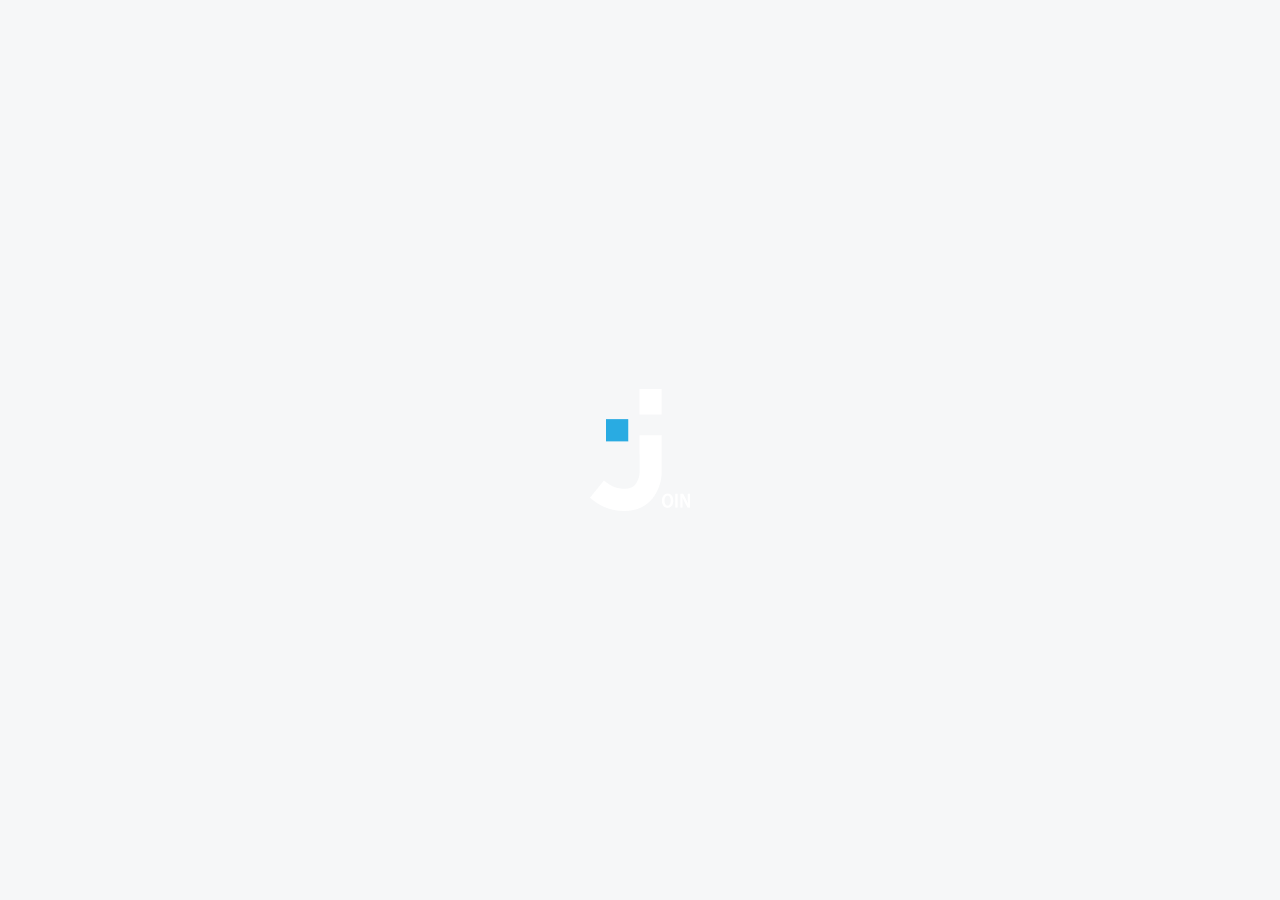
<file: index.html>
<!DOCTYPE html>
<html lang="en">

<head>
  <meta charset="UTF-8">
  <meta name="viewport" content="width=device-width, initial-scale=1.0">
  <link rel="icon" type="image/png" href="../assets/img/logo_white.png" />
  <link rel="stylesheet" href="./css/animation.css">
  <link rel="stylesheet" href="../standard.css">
  <link rel="stylesheet" href="../css/login.css">
  <link rel="stylesheet" href="./css/signUp.css">
  <link rel="stylesheet" href="./responsiv/login-responsiv.css">
  <script defer src="./script/animation.js"></script>
  <script defer src="script.js"></script>
  <script src="./script/database.js"></script>
  <script src="./script/sidebar.js"></script>
  <title>Join</title>
</head>

<body id="loginBody" onload="animationStartCheck(); getRemember()" onresize="checkWindowWitdh()">
  <section id="animation" class="animation">
    <div id="content" class="animation-content">
      <img id="logo" src="./assets/img/logo_white.png" alt="Logo">
    </div>
  </section>
  <section id="login-header" class="login-header d-none">
    <div class="login-header">
      <div class="sign-up-content d-flex-y">
        <span>Not a Join user?</span>
        <a href="./html/signUp.html">Sign up</a>
      </div>
    </div>
  </section>
  <section id="login" class="login-section d-flex width100 d-none">
    <div class="login d-flex-x">
      <div class="login-content width100">
        <h1>Log in</h1>
        <div class="underline"></div>
      </div>
      <div>
        <form onsubmit="login(); return false;">
          <div id="email-content" class="input-content">
            <input id="email" class="input" placeholder="Email" type="email" required>
            <img src="./assets/icon/mail.svg" alt="Email">
          </div>
          <div>
            <div id="password-content" class="input-content">
              <input onkeyup="changeImage(); validateLogin()" id="password" class="input" placeholder="Password" type="password" required>
              <img id="image" onclick="passwordVisibility()" src="./assets/icon/lock.svg" alt="lock">
            </div>
            <div id="error" class="msg-box d-none ">
              <span>Check your email and password. Please try again</span>
            </div>
            <div id="notRegistered" class="msg-box d-none ">
              <span>You are not registered. Please register first</span>
            </div>
          </div>
          <div class="checkbox d-flex-y">
            <input onclick="saveRemember()" type="checkbox"><span>Remember me</span>
          </div>
          <div class="login-buttons d-flex-x">
            <button class="login-in">Log in</button>
            <a href="./html/summary.html" class="guest-log d-flex">Guest Log in</a>
          </div>
        </form>
      </div>
    </div>
  </section>
  <section id="info-notice" class="d-none">
    <div class="login-mobil d-none">
      <div class="sign-up-content d-flex-y">
        <span>Not a Join user?</span>
        <a href="./html/signUp.html">Sign up</a>
      </div>
    </div>
    <div class="info-notice d-flex">
      <a href="./html/privacy-guest.html">Privacy Policy</a>
      <a href="./html/legalnotice-guest.html">Legal notice</a>
    </div>
  </section>
</body>
</html>
</file>
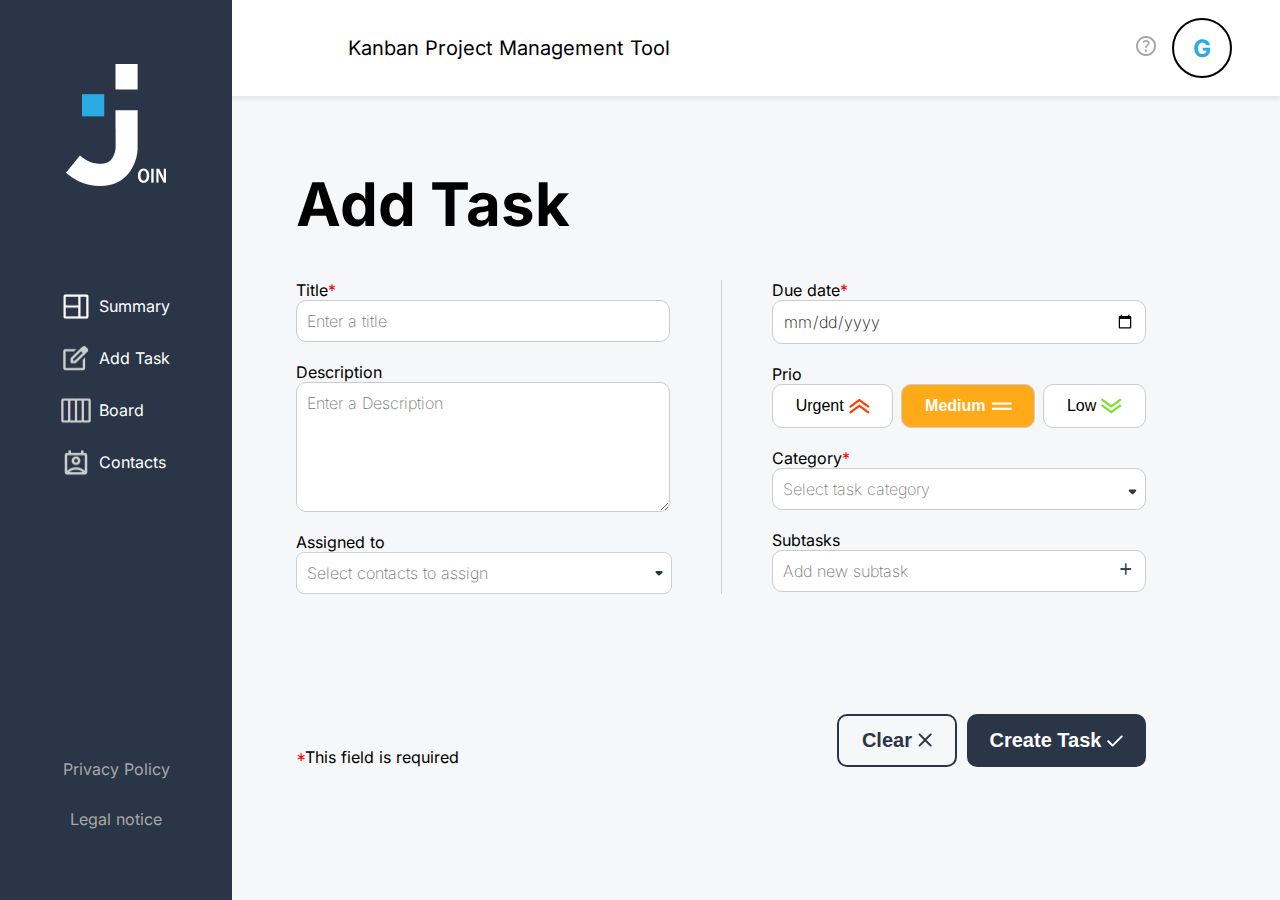
<file: html/addTask.html>
<!DOCTYPE html>
<html lang="en">

<head>
    <meta charset="UTF-8">
    <meta name="viewport" content="width=device-width, initial-scale=1.0">
    <link rel="icon" type="image/png" href="../assets/img/logo_white.png" />
    <link rel="stylesheet" href="../standard.css">
    <link rel="stylesheet" href="../css/header.css">
    <link rel="stylesheet" href="../css/sidebar.css">
    <link rel="stylesheet" href="../css/fonts.css">
    <link rel="stylesheet" href="../css/addTask.css">
    <link rel="stylesheet" href="../css/addTask_assets.css">
    <link rel="stylesheet" href="../responsiv/addTask_responsiv.css">
    <link rel="stylesheet" href="../responsiv/header_responsiv.css">
    <link rel="stylesheet" href="../responsiv/sidebar_responsiv.css">
    <script defer src="../script/include.js"></script>
    <script defer src="../script/sidebar.js"></script>
    <script defer src="../script/addTask_globalvariables.js"></script>
    <script defer src="../script/addTask.js"></script>
    <script defer src="../script/addTask_utilities.js"></script>
    <script defer src="../script/addTask_subtasks.js"></script>
    <script src="../templates/addTask_templates.js"></script>
    <script src="../script/database.js"></script>
    <script src="../script/header.js"></script>
    <title>Join - Add Task</title>
</head>

<body onload="includeHTML(); init()">
    <header>
        <div w3-include-html="header.html"></div>
    </header>

    <aside>
        <div w3-include-html="sidebar.html"></div>
    </aside>

    <main>
        <section class="task-form-section">
            <div class="task-container">
                <h1 class="headline">Add Task</h2>
                <form name="taskForm">
                    <div class="form-left">
                        <div class="form-group">
                            <span for="title">Title<span class="required">*</span></span>
                            <input type="text" id="title" name="title" placeholder="Enter a title">
                        </div>
        
                        <div class="form-group">
                            <span for="description">Description</span>
                            <textarea id="description" name="description" placeholder="Enter a Description"></textarea>
                        </div>
        
                        <div class="form-group">
                            <span for="assigned">Assigned to</span>
                            <div id="inputAssigned" class="assigned-input d-flex-y">
                                <input id="assignedInput" onclick="assignedListToogle()" onkeyup="assignedSearch(); inputValueCheck()" placeholder="Select contacts to assign" type="text">
                                <img id="assignedImage" onclick="assignedListToogle()" src="../assets/icon/arrow_drop_downaa.svg" alt="Down">
                            </div>
                            <div id="assignedList" class="assigned-list d-none">

                            </div>
                            <div id="selectedUser" class="selectedUser d-none">
                                   
                            </div>
                        </div>
                    </div>
                    <div class="break-between"></div>
                    <div class="form-right">
                        <div class="form-group">
                            <span for="due-date">Due date<span class="required">*</span></span>
                            <input type="date" id="due-date" name="due-date" placeholder="dd/mm/yyyy" oninput="validateDate()" required>
                        </div>
                   
                        <div class="form-group">
                            <span>Prio</span>
                            <div class="prio-group">
                                <button onclick="changePrio('Urgent')" id="btn-urgent" type="button" class="prio d-flex">Urgent
                                    <img src="../assets/img/urgentsym.png" alt="">
                                </button>
                                <button onclick="changePrio('Medium')" id="btn-medium" type="button" class="prio d-flex">Medium
                                    <img src="../assets/img/mediumsym.png" alt="">
                                </button>
                                <button onclick="changePrio('Low')" id="btn-low" type="button" class="prio d-flex">Low
                                    <img src="../assets/img/lowsym.png" alt="">
                                </button>
                            </div>
                        </div>
                        
                        <div class="form-group">
                            <span for="category">Category<span class="required">*</span></span>
                            <select id="category" name="category" required>
                                <option value="" disabled selected>Select task category</option>
                                <option>User Story</option>
                                <option>Technical Task</option>
                            </select>
                        </div>
        
                        <div class="form-group-subtask">
                            <span for="subtasks">Subtasks</span>
                            <div class="subtask-connect">
                                <input class="text-input" type="text" id="subtasks" name="subtasks" placeholder="Add new subtask" onclick="showSubtaskActionButtons()">
                                <div class="subtask-img">
                                    <img id="plus-icon" src="../assets/img/plusicon.png" alt="Add subtask" onclick="showSubtaskActionButtons()">
                                    <div id="subtask-action-buttons" style="display:none;">
                                        <img src="../assets/img/check.png" alt="Save subtask" onclick="addSubtask()">
                                        <div class="small-break-between"></div>
                                        <img src="../assets/img/close.svg" alt="Clear input" onclick="clearSubtaskInput()">
                                    </div>
                                </div>
                            </div>
                            <ul id="subtask-list"></ul>
                        </div>
                    </div>
                </form>
                <div class="addtask-footer">
                    <div><span class="required">*</span><span>This field is required</span></div>
                    <div class="form-actions">
                        <button type="button" class="clear" onmouseover="changeImage(this, 'hover')" onmouseout="changeImage(this, 'default')" onclick="clearForm()">Clear <img src="../assets/img/close.svg" alt=""></button>
                        <button type="submit" class="create-task" onclick="submitForm()">Create Task <img src="../assets/img/check-white.svg" alt=""></button>
                    </div>
                </div>
            </div>
        </section>
    </main>
    <div id="success-popup" class="popup d-none">
        <div class="popup-content">
            <p>Task added to board</p><img src="../assets/icon/board.png" alt="">
        </div>
    </div>
</body>
</html>
</file>
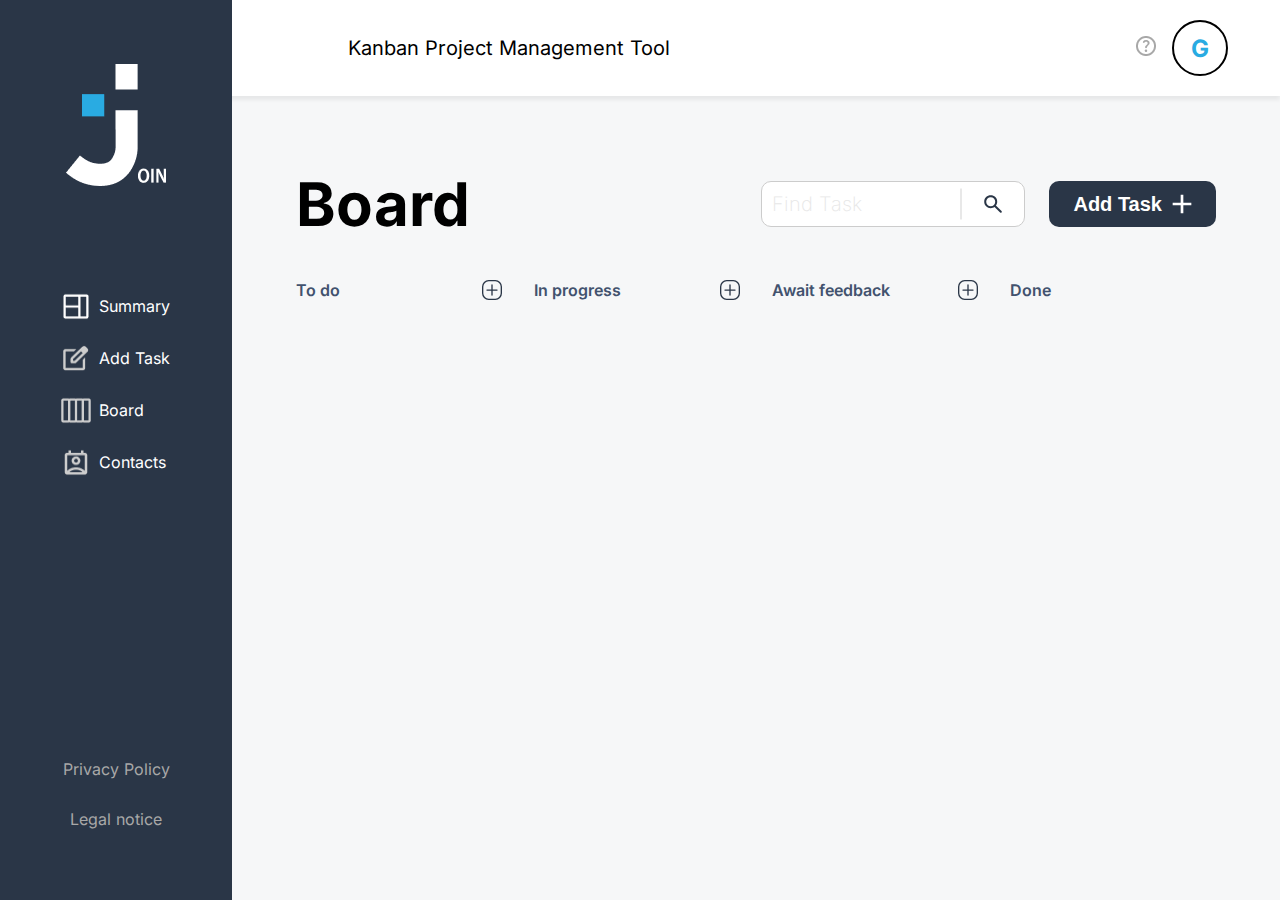
<file: html/board.html>
<!DOCTYPE html>
<html lang="en">

<head>
    <meta charset="UTF-8">
    <meta name="viewport" content="width=device-width, initial-scale=1.0">
    <link rel="icon" type="image/png" href="../assets/img/logo_white.png" />
    <link rel="stylesheet" href="../standard.css">
    <link rel="stylesheet" href="../css/header.css">
    <link rel="stylesheet" href="../css/sidebar.css">
    <link rel="stylesheet" href="../css/fonts.css">
    <link rel="stylesheet" href="../css/board.css">
    <link rel="stylesheet" href="../css/boardAssets.css">
    <link rel="stylesheet" href="../css/boardEditTask.css">
    <link rel="stylesheet" href="../responsiv/board_responsiv.css">
    <link rel="stylesheet" href="../responsiv/header_responsiv.css">
    <link rel="stylesheet" href="../responsiv/sidebar_responsiv.css">
    <link rel="stylesheet" href="../responsiv/addTask_overlay_responsiv.css">
    <script defer src="../script/include.js"></script>
    <script defer src="../script/sidebar.js"></script>
    <sc defer src="../script.js"></sc ript>
    <script defer src="../script/header.js"></script>
    <script defer src="../script/board.js"></script>
    <script defer src="../script/boardUtilities.js"></script>
    <script defer src="../script/boardEdit.js"></script>
    <script defer src="../script/boardEditUtilities.js"></script>
    <script defer src="../script/database.js"></script>
    <script defer src="../templates/board_templates.js"></script>
    <script src="../script/addTask_globalvariables.js"></script>
    <script defer src="../script/addTask.js"></script>
    <script defer src="../script/addTask_utilities.js"></script>
    <script defer src="../script/addTask_subtasks.js"></script>
    <script src="../templates/addTask_templates.js"></script>
    <title>Join</title>

</head>

<body class="board" onload="includeHTML(); onloadFuncBoard(); init()">

    <header>
        <div w3-include-html="header.html"></div>
    </header>
    <aside>
        <div w3-include-html="sidebar.html"></div>
    </aside>
    <main>
        <section id="board-section" class="board-container">
            <div class="header-board d-flex-y">
                <div class="header-board-left">
                    <h1 class="headline">Board</h1>
                    <button class="btn-dark-responsive d-flex d-none">
                        <img onclick="switchToAddTask()" class="image-plus-add-task d-flex" src="../assets/img/plus-white.svg"
                            alt="Image Plus"></button>
                </div>
                <div class="header-board-right d-flex">
                    <div class="ctn-input-search">
                        <input id="input-search-task" class="input-field" type="text" oninput="filterTasksBoard()"
                            autocomplete="off" spellcheck="false" placeholder="Find Task">
                        <img class="search-image" src="../assets/img/search.svg" alt="imageSearch">
                    </div>
                    <button id="addTaskBoard" onclick="addTaskBoard()" class="btn-dark d-flex-y">Add Task<img class="image-plus-add-task" src="../assets/img/plus-white.svg" alt="Image Plus"></button>
                </div>
            </div>
            <div class="main-board d-flex-x">
                <div id="ctn-cards-todo" class="ctn-cards-todo ctn-cards">
                    <div class="header-container d-flex-y">
                        <span>To do</span>
                        <img onclick="addTaskBoard()" class="btn-add-task-smal" src="../assets/img/plusButtonDarkBlue.svg" alt="Image Plus">
                    </div>
                    <div class="ctn-drag-area" ondrop="moveTo('todo')"
                        ondragover="allowDrop(event); highlight('highlight-todo')"
                        ondragleave="removeHighlight('highlight-todo')">
                        <div id="ctn-tasks-todo" class="ctn-tasks-todo tasks-box d-flex-y height drag-area">
                        </div>
                        <div id="highlight-todo" class="highlight"></div>
                    </div>
                </div>
                <div id="ctn-cards-in-progress" class="ctn-cards-in-progress ctn-cards">
                    <div class="header-container d-flex-y">
                        <span>In progress</span>
                        <img onclick="addTaskBoard()" class="btn-add-task-smal" src="../assets/img/plusButtonDarkBlue.svg" alt="Image Plus">
                    </div>
                    <div class="ctn-drag-area" ondrop="moveTo('in progress')"
                        ondragover="allowDrop(event); highlight('highlight-in-progress')"
                        ondragleave="removeHighlight('highlight-in-progress')">
                        <div id="ctn-tasks-in-progress"
                            class="ctn-tasks-in-progress tasks-box d-flex-y height drag-area">
                        </div>
                        <div id="highlight-in-progress" class="highlight">
                        </div>
                    </div>
                </div>
                <div id="ctn-cards-await-feedback" class="ctn-cards-await-feedback ctn-cards">
                    <div class="header-container d-flex-y">
                        <span>Await feedback</span>
                        <img onclick="addTaskBoard()" class="btn-add-task-smal" src="../assets/img/plusButtonDarkBlue.svg" alt="Image Plus">
                    </div>
                    <div class="ctn-drag-area" ondrop="moveTo('await feedback')"
                        ondragover="allowDrop(event); highlight('highlight-await-feedback')"
                        ondragleave="removeHighlight('highlight-await-feedback')">
                        <div id="ctn-tasks-await-feedback"
                            class="ctn-tasks-await-feedback tasks-box d-flex-y height drag-area"
                            ondrop="moveTo('await feedback')">
                        </div>
                        <div id="highlight-await-feedback" class="highlight"></div>
                    </div>
                </div>
                <div id="ctn-cards-done" class="ctn-cards-done ctn-cards">
                    <div class="header-container d-flex-y">
                        <span>Done</span>
                    </div>
                    <div class="ctn-drag-area" ondrop="moveTo('done')"
                        ondragover="allowDrop(event); highlight('highlight-done')"
                        ondragleave="removeHighlight('highlight-done')">
                        <div id="ctn-tasks-done" class="ctn-tasks-done tasks-box d-flex-y height drag-area">
                        </div>
                        <div id="highlight-done" class="highlight"></div>
                    </div>
                </div>
            </div>
            <div onclick="closeDetailTaskOverlay()" id="overlay-board-detail" class="overlay-board d-none d-flex">
            </div>
            <div onclick="closeDetailTaskOverlay()" id="overlay-board-edit" class="overlay-board d-flex d-none">
            </div>
        </section>
        <section onclick="closeOverlay()" id="overlayAddTask" class="overlay-section-add-Task d-flex d-none">
            <div onclick="stopEventPropagation(event)" class="overlay-container">
                <div class="overlay-headline">
                    <h1>Add Task</h1>
                    <img onclick="closeOverlay()" src="../assets/img/close.svg" alt="Close">
                </div>
                <div class="form-container">
                    <form class="overlay-form" name="taskForm">
                        <div class="form-left">
                            <div class="form-group">
                                <label for="title">Title<span class="required">*</span></label>
                                <input type="text" id="title" name="title" placeholder="Enter a title">
                            </div>
                    
                            <div class="form-group">
                                <label for="description">Description</label>
                                <textarea id="description" name="description" placeholder="Enter a Description"></textarea>
                            </div>
                    
                            <div class="form-group">
                                <label for="assigned">Assigned to</label>
                                <div id="inputAssigned" class="assigned-input d-flex-y">
                                    <input id="assignedInput" onclick="assignedListToogle()" onkeyup="assignedSearch(); inputValueCheck()"
                                        placeholder="Select contacts to assign" type="text">
                                    <img id="assignedImage" onclick="assignedListToogle()" src="../assets/icon/arrow_drop_downaa.svg"
                                        alt="Down">
                                </div>
                                <div id="assignedList" class="assigned-list d-none">
                    
                                </div>
                                <div id="selectedUser" class="selectedUser d-none">
                    
                                </div>
                            </div>
                        </div>
                        <div class="form-right">
                            <div class="form-group">
                                <label for="due-date">Due date<span class="required">*</span></label>
                                <input type="date" id="due-date" name="due-date" placeholder="dd/mm/yyyy" oninput="validateDate()" required>
                            </div>
                    
                            <div class="form-group">
                                <label>Prio</label>
                                <div class="prio-group">
                                    <button onclick="changePrio('Urgent')" id="btn-urgent" type="button" class="prio d-flex">Urgent
                                        <img src="../assets/img/urgentsym.png" alt="">
                                    </button>
                                    <button onclick="changePrio('Medium')" id="btn-medium" type="button" class="prio d-flex">Medium
                                        <img src="../assets/img/mediumsym.png" alt="">
                                    </button>
                                    <button onclick="changePrio('Low')" id="btn-low" type="button" class="prio d-flex">Low
                                        <img src="../assets/img/lowsym.png" alt="">
                                    </button>
                                </div>
                            </div>
                    
                            <div class="form-group">
                                <label for="category">Category<span class="required">*</span></label>
                                <select id="category" name="category" required>
                                    <option value="" disabled selected>Select task category</option>
                                    <option>User Story</option>
                                    <option>Technical Task</option>
                                </select>
                            </div>
                    
                            <div class="form-group-subtask">
                                <label for="subtasks">Subtasks</label>
                                <div class="subtask-connect">
                                    <input type="text" id="subtasks" name="subtasks" placeholder="Add new subtask"
                                        onclick="showSubtaskActionButtons()">
                                    <div class="subtask-img">
                                        <img id="plus-icon" src="../assets/img/plusicon.png" alt="Add subtask"
                                            onclick="showSubtaskActionButtons()">
                                        <div id="subtask-action-buttons" style="display:none;">
                                            <img src="../assets/img/check.png" alt="Save subtask" onclick="addSubtask()">
                                            <div class="small-break-between"></div>
                                            <img src="../assets/img/close.svg" alt="Clear input" onclick="clearSubtaskInput()">
                                        </div>
                                    </div>
                                </div>
                                <ul id="subtask-list"></ul>
                            </div>
                        </div>
                    </form>
                    <div class="addtask-footer">
                        <div><span class="required">*</span><span>This field is required</span></div>
                        <div class="form-actions">
                            <button type="button" class="clear" onmouseover="changeImage(this, 'hover')" onmouseout="changeImage(this, 'default')" onclick="clearForm()">Clear <img src="../assets/img/close.svg" alt=""></button>
                            <button type="submit" class="create-task" onclick="submitForm()">Create Task <img src="../assets/img/check-white.svg" alt=""></button>
                        </div>
                    </div>
                </div>
            </div>
            <div id="success-popup" class="popup d-none">
                <div class="popup-content">
                    <p>Task added to board</p><img src="../assets/icon/board.png" alt="">
                </div>
            </div>
        </section>
    </main>
</body>
</html>
</file>
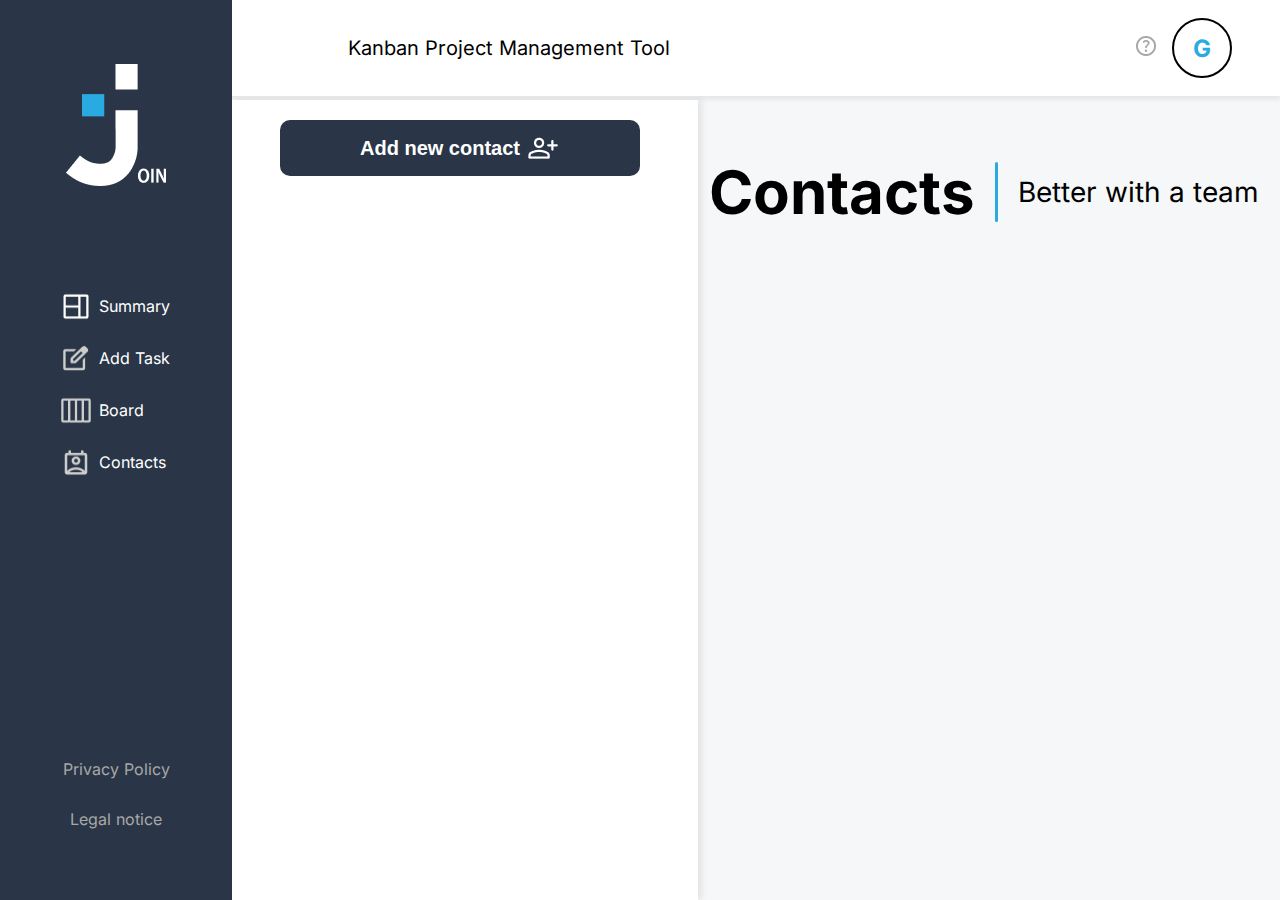
<file: html/contacts.html>
<!DOCTYPE html>
<html lang="en">

<head>
    <meta charset="UTF-8">
    <meta name="viewport" content="width=device-width, initial-scale=1.0">
    <link rel="icon" type="image/png" href="../assets/img/logo_white.png" />
    <link rel="stylesheet" href="../standard.css">
    <link rel="stylesheet" href="../css/header.css">
    <link rel="stylesheet" href="../css/sidebar.css">
    <link rel="stylesheet" href="../css/fonts.css">
    <link rel="stylesheet" href="../css/contact.css">
    <link rel="stylesheet" href="../css/contact_assets.css">
    <link rel="stylesheet" href="../responsiv/contacts_responsiv.css">
    <script defer src="../script/include.js"></script>
    <script defer src="../script/sidebar.js"></script>
    <script src="../script/database.js"></script>
    <script defer src="../script/contactsOperations.js"></script>
    <script defer src="../script/contacts.js"></script>
    <script defer src="../script/contactsTaskHandler.js"></script>
    <script defer src="../templates/contacts_templates.js"></script>
    <script defer src="../script.js"></script>
    <script src="../script/header.js"></script>
    <title>Join - Contacts</title>
</head>

<body onload="includeHTML(); loadContacts();  checkButtonPositionAndSetColor();">
    <header>
        <div w3-include-html="header.html"></div>
    </header>

    <aside>
        <div w3-include-html="sidebar.html"></div>
    </aside>

    <main>
        <div class="contact-container">
            <div class="contact-list">
                <div class="d-flex add-contact-container">
                    <button class="add-contact-btn d-flex" onclick="showAddContactOverlay()">Add new contact
                        <img src="../assets/img/person_add.png" alt="">
                    </button>
                </div>
                <div class="contacts"></div>
            </div>
            <div class="contact-detail-container" id="contactDetail">
                <button class="close-btn" onclick="hideContactDetails()"><img src="../assets/img/vector.png" alt=""></button>
                <div class="contact-rightheadline">
                    <div class="d-flex-y"></div>
                    <h1 class="headline padding-right20">Contacts</h1>
                    <div class="vertical-line-blue"></div>
                    <span class="headline-right padding-left20">Better with a team</span>
                    <div class="horizontal-line-blue"></div>
                </div>

                <div class="contact-view contact-info">
                    <div class="contact-details" id="contact-details">
                        <div class="direction-row">
                            <div class="contact-avatar"></div>
                            <div class="padding-left20 direction-column details-contact-name">
                                <h2 class="margin0 padding-left20"><span class="contact-name"></span></h2>
                                <div class="contact-actions">
                                    <button id="edit-points-btn" onclick="toggleEditDelete()">
                                        <img src="../assets/img/edit-points.png" alt="Edit Options">
                                      </button>
                                    <button id="edit-btn" class="edit-btn border-unset"
                                        onclick="showEditContact(document.getElementById('edit-contact-id').value, document.querySelector('.contact-name').textContent, document.getElementById('contact-email').textContent, document.getElementById('contact-phone').textContent)"><img
                                            src="../assets/img/edit.png" alt="">Edit</button>
                                    <button id="delete-btn" class="delete-btn border-unset" onclick="deleteContact()"><img
                                            src="../assets/img/delete.png" alt="">Delete</button>
                                </div>
                            </div>
                        </div>
                        <span class="contact-information">Contact Information</span>
                        <p><span class="contact-data">Email:</span><br><span class="contact-email"
                                id="contact-email"></span></p>
                        <p><span class="contact-data">Phone:</span><br><span class="contact-phone"
                                id="contact-phone"></span></p>
                    </div>

                </div>
            </div>

        </div>

        <!-- Add Contact Overlay -->
        <div id="add-contact-overlay" class="overlay" onclick="hideOverlay(event)">
            <div class="overlay-content" onclick="event.stopPropagation()">
                <div class="overlay-left">
                    <img src="../assets/img/close-white.svg" alt="Close" class="close-icon" onclick="clearValidationErrors(); clearInputFields(); hideOverlay()">
                    <img src="../assets/img/logo_white.png" alt="">
                    <h1>Add Contact</h1>
                    <p>Tasks are better with a team!</p>
                    <div class="horizontal-line-blue"></div>
                </div>
                <div class="d-flex overlay-contact-middle">
                    <img src="../assets/img/addcontact.png" alt="">
                </div>
                <form class="direction-column" onsubmit="addNewContact(); return false;">
                    <div class="input-container">
                        <input type="text" placeholder="Name" id="add-name">
                        <span id="name-error" class="error-message"></span>
                    </div>
                    <div class="input-container">
                        <input type="email" placeholder="Email" id="add-email">
                        <span id="email-error" class="error-message"></span>
                    </div>
                    <div class="input-container">
                        <input type="tel" placeholder="Phone" id="add-phone">
                        <span id="phone-error" class="error-message"></span>
                    </div>
                    <div class="contacts-button">
                        <button type="button" class="cancel" 
                        onmouseover="changeCancelImage(this, 'hover')" 
                        onmouseout="changeCancelImage(this, 'default')" 
                        onclick="clearValidationErrors(); clearInputFields(); hideOverlay()">Cancel<img src="../assets/img/close.svg" alt=""></button>
                        <button type="submit" class="create-contact">Create contact<img src="../assets/img/check-white.svg" alt=""></button>
                    </div>
                </form>
                <img class="close-black-add-icon" onclick="clearValidationErrors(); clearInputFields(); hideOverlay()" src="../assets/img/close-black.svg" alt="">   
            </div>
        </div>
        <!-- Edit Contact Overlay -->
        <div id="edit-contact-overlay" class="overlay slide-out" onclick="hideOverlay(event)">
            <div class="overlay-content" onclick="event.stopPropagation()">
                <div class="overlay-left">
                    <img src="../assets/img/close-white.svg" alt="Close" class="close-icon" onclick="clearValidationErrors(); clearInputFields(); hideOverlay()">
                    <img src="../assets/img/logo_white.png" alt="">
                    <h1>Edit Contact</h1>
                    <div class="horizontal-line-blue"></div>
                </div>
                <div class="edit-overlay-middle d-flex">
                    <span id="edit-avatar" class="avatar-details d-flex"></span>
                </div>
                <form class="direction-column">
                    <div class="input-container">
                        <input type="text" placeholder="Name" id="edit-name" required>
                        <span id="edit-name-error" class="error-message"></span>
                    </div>
                    <div class="input-container">
                        <input type="email" placeholder="Email" id="edit-email" required>
                        <span id="edit-email-error" class="error-message"></span>
                    </div>
                    <div class="input-container">
                        <input type="tel" placeholder="Phone" id="edit-phone" required>
                        <span id="edit-phone-error" class="error-message"></span>
                    </div>
                    <input type="hidden" id="edit-contact-id">
                    <div class="contacts-button">
                        <button type="button" class="delete"
                        onmouseover="changeCancelImage(this, 'hover')" 
                        onmouseout="changeCancelImage(this, 'default')" 
                        onclick="clearValidationErrors(); deleteContact(); hideOverlay()">
                        Delete<img src="../assets/img/close.svg" alt=""></button>
                        <button type="button" class="save-changes" onclick="validateEditContact()">Save<img src="../assets/img/check-white.svg" alt=""></button>
                    </div>
                </form>
                <img class="close-black-icon" onclick="clearValidationErrors(); hideOverlay()" src="../assets/img/close-black.svg" alt="">
                
            </div>
        </div>

    </main>
</body>

</html>
</file>
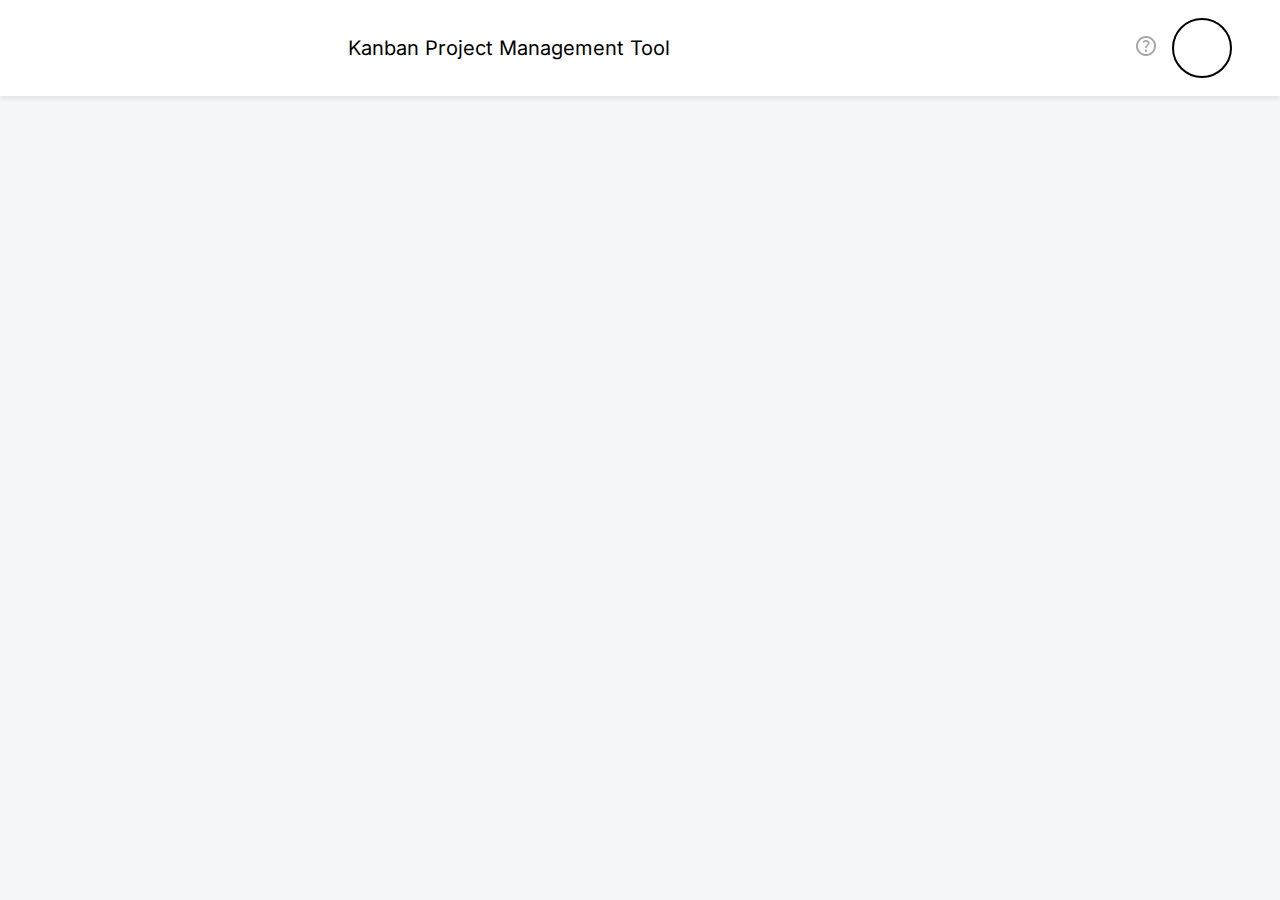
<file: html/header.html>
<!DOCTYPE html>
<html lang="en">

<head>
  <meta charset="UTF-8" />
  <meta name="viewport" content="width=device-width, initial-scale=1.0" />
  <link rel="icon" type="image/png" href="../assets/img/logo_white.png" />
  <link rel="stylesheet" href="../standard.css">
  <link rel="stylesheet" href="../css/header.css" />
  <link rel="stylesheet" href="../css/fonts.css">
  <link rel="stylesheet" href="../responsiv/header_responsiv.css">
  <script src="../script/database.js"></script>
  <script src="../script/header.js"></script>
  <script defer src="../script/include.js"></script>
  <title>Join</title>
</head>

<body>
  <header>
    <div class="header-content">
      <div class="mobile-logo">
        <img src="../assets/img/logo_blue.png" alt="Logo">
      </div>
      <div class="header-headline">
        <p>Kanban Project Management Tool</p>
      </div>
      <div id="user" class="header-right">
        <a href="/html/help.html"><img src="/assets/img/help.png" alt="Help" /></a>
        <div id="user-letter" onclick="toggleUserMenu()" class="user-letter">
          <h2 id="user-initial"></h2>
        </div>
      </div>
    </div>
    <div id="userMenu" class="logout-menu d-none">
      <div class="logout"><a href="../html/legalnotice.html">Legal Notice</a></div>
      <div class="logout"><a href="../html/privacy.html">Privacy Police</a></div>
      <div onclick="logOut()" class="logout"><a href="#">Log Out</a></div>
    </div>
    <div id="userMobile" class="d-none">
      <div class="logout"><a href="../html/help.html">Help</a></div>
      <div class="logout"><a href="../html/legalnotice.html">Legal Notice</a></div>
      <div class="logout"><a href="../html/privacy.html">Privacy Police</a></div>
      <div onclick="logOut()" class="logout"><a href="#">Log Out</a></div>
    </div>
  </header>
</body>

</html>
</file>
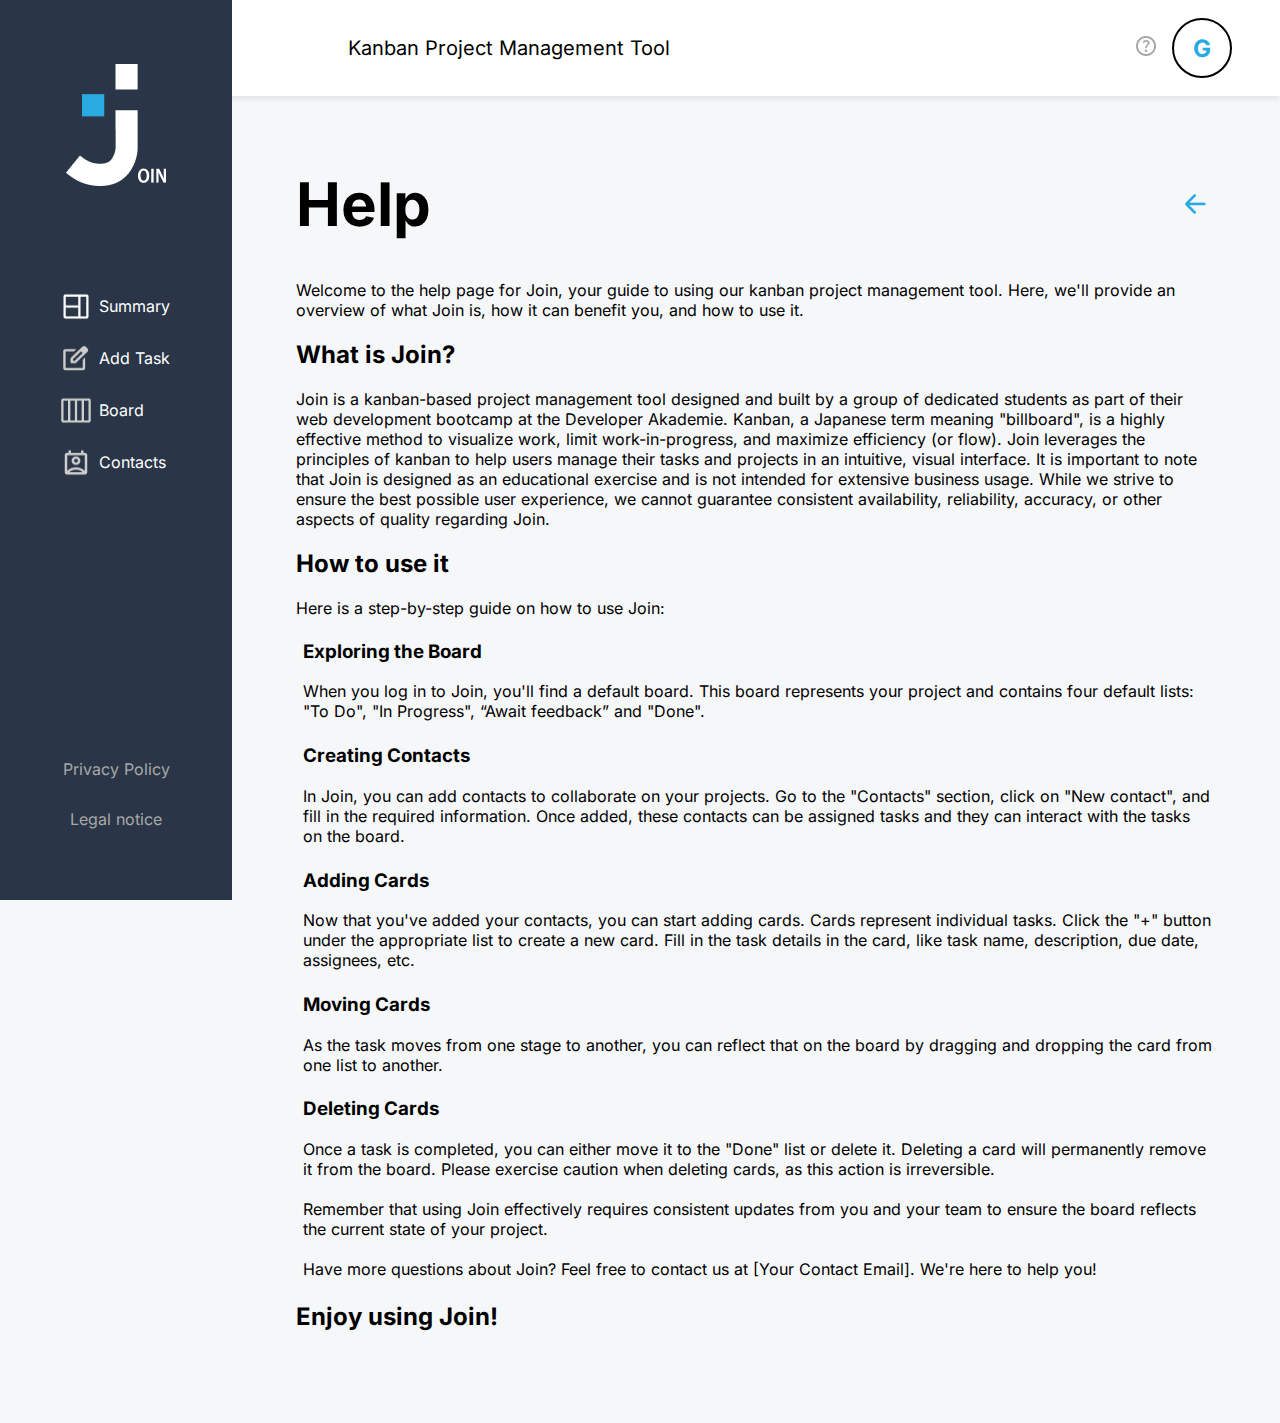
<file: html/help.html>
<!DOCTYPE html>
<html lang="en">

<head>
    <meta charset="UTF-8">
    <meta name="viewport" content="width=device-width, initial-scale=1.0">
    <link rel="icon" type="image/png" href="../assets/img/logo_white.png" />
    <link rel="stylesheet" href="../standard.css">
    <link rel="stylesheet" href="../css/header.css">
    <link rel="stylesheet" href="../css/sidebar.css">
    <link rel="stylesheet" href="../css/fonts.css">
    <link rel="stylesheet" href="../css/policy.css">
    <link rel="stylesheet" href="../responsiv/policy_responsiv.css">
    <script defer src="../script/include.js"></script>
    <script defer src="../script/sidebar.js"></script>
    <script defer src="../script/policy.js"></script>
    <script src="../script/header.js"></script>
    <title>Join</title>
</head>

<body onload="includeHTML()">
    <header>
        <div w3-include-html="header.html"></div>
    </header>

    <aside>
        <div w3-include-html="sidebar.html"></div>
    </aside>

    <main>
        <div>
            <div class="headline-legal">
              <h1 class="headline">Help</h1><img class="vector-legal" src="../assets/img/vector.png" alt="" onclick="goBack()">
            </div>
            
            <div>
              <span>
                Welcome to the help page for Join, your guide to using our kanban
                project management tool. Here, we'll provide an overview of what
                Join is, how it can benefit you, and how to use it.</span
              >
              <div>
                <h2>What is Join?</h2>
                <span
                  >Join is a kanban-based project management tool designed and
                  built by a group of dedicated students as part of their web
                  development bootcamp at the Developer Akademie.</span
                >
    
                <span
                  >Kanban, a Japanese term meaning "billboard", is a highly
                  effective method to visualize work, limit work-in-progress, and
                  maximize efficiency (or flow). Join leverages the principles of
                  kanban to help users manage their tasks and projects in an
                  intuitive, visual interface.</span
                >
    
                <span
                  >It is important to note that Join is designed as an educational
                  exercise and is not intended for extensive business usage. While
                  we strive to ensure the best possible user experience, we cannot
                  guarantee consistent availability, reliability, accuracy, or
                  other aspects of quality regarding Join.</span
                >
              </div>
              <h2>How to use it</h2>
              <div>
                <span>Here is a step-by-step guide on how to use Join:</span>
                <div>
                  <table>
                    <tbody>
                      <tr>
                        <td></td>
                        <td>
                          <h3>Exploring the Board</h3>
                          <span>
                            When you log in to Join, you'll find a default board.
                            This board represents your project and contains four
                            default lists: "To Do", "In Progress", “Await
                            feedback” and "Done".</span
                          >
                        </td>
                      </tr>
                      <tr>
                        <td></td>
                        <td>
                          <h3>Creating Contacts</h3>
                          <span
                            >In Join, you can add contacts to collaborate on your
                            projects. Go to the "Contacts" section, click on "New
                            contact", and fill in the required information. Once
                            added, these contacts can be assigned tasks and they
                            can interact with the tasks on the board.</span
                          >
                        </td>
                      </tr>
                      <tr>
                        <td></td>
                        <td>
                          <h3>Adding Cards</h3>
                          <span>
                            Now that you've added your contacts, you can start
                            adding cards. Cards represent individual tasks. Click
                            the "+" button under the appropriate list to create a
                            new card. Fill in the task details in the card, like
                            task name, description, due date, assignees,
                            etc.</span
                          >
                        </td>
                      </tr>
                      <tr>
                        <td></td>
                        <td>
                          <h3>Moving Cards</h3>
                          <span
                            >As the task moves from one stage to another, you can
                            reflect that on the board by dragging and dropping the
                            card from one list to another.</span
                          >
                        </td>
                      </tr>
                      <tr>
                        <td></td>
                        <td>
                          <h3>Deleting Cards</h3>
                          <span
                            >Once a task is completed, you can either move it to
                            the "Done" list or delete it. Deleting a card will
                            permanently remove it from the board. Please exercise
                            caution when deleting cards, as this action is
                            irreversible. <br />
                            <br />
                            Remember that using Join effectively requires
                            consistent updates from you and your team to ensure
                            the board reflects the current state of your project.
                            <br />
                            <br />
                            Have more questions about Join? Feel free to contact
                            us at [Your Contact Email]. We're here to help you!
                          </span>
                        </td>
                      </tr>
                    </tbody>
                  </table>
                </div>
                
              </div>
              <h2>Enjoy using Join!</h2>
              <br>
              <br>
              
            </div>
          </div>
    </main>
    
</body>

</html>
</file>
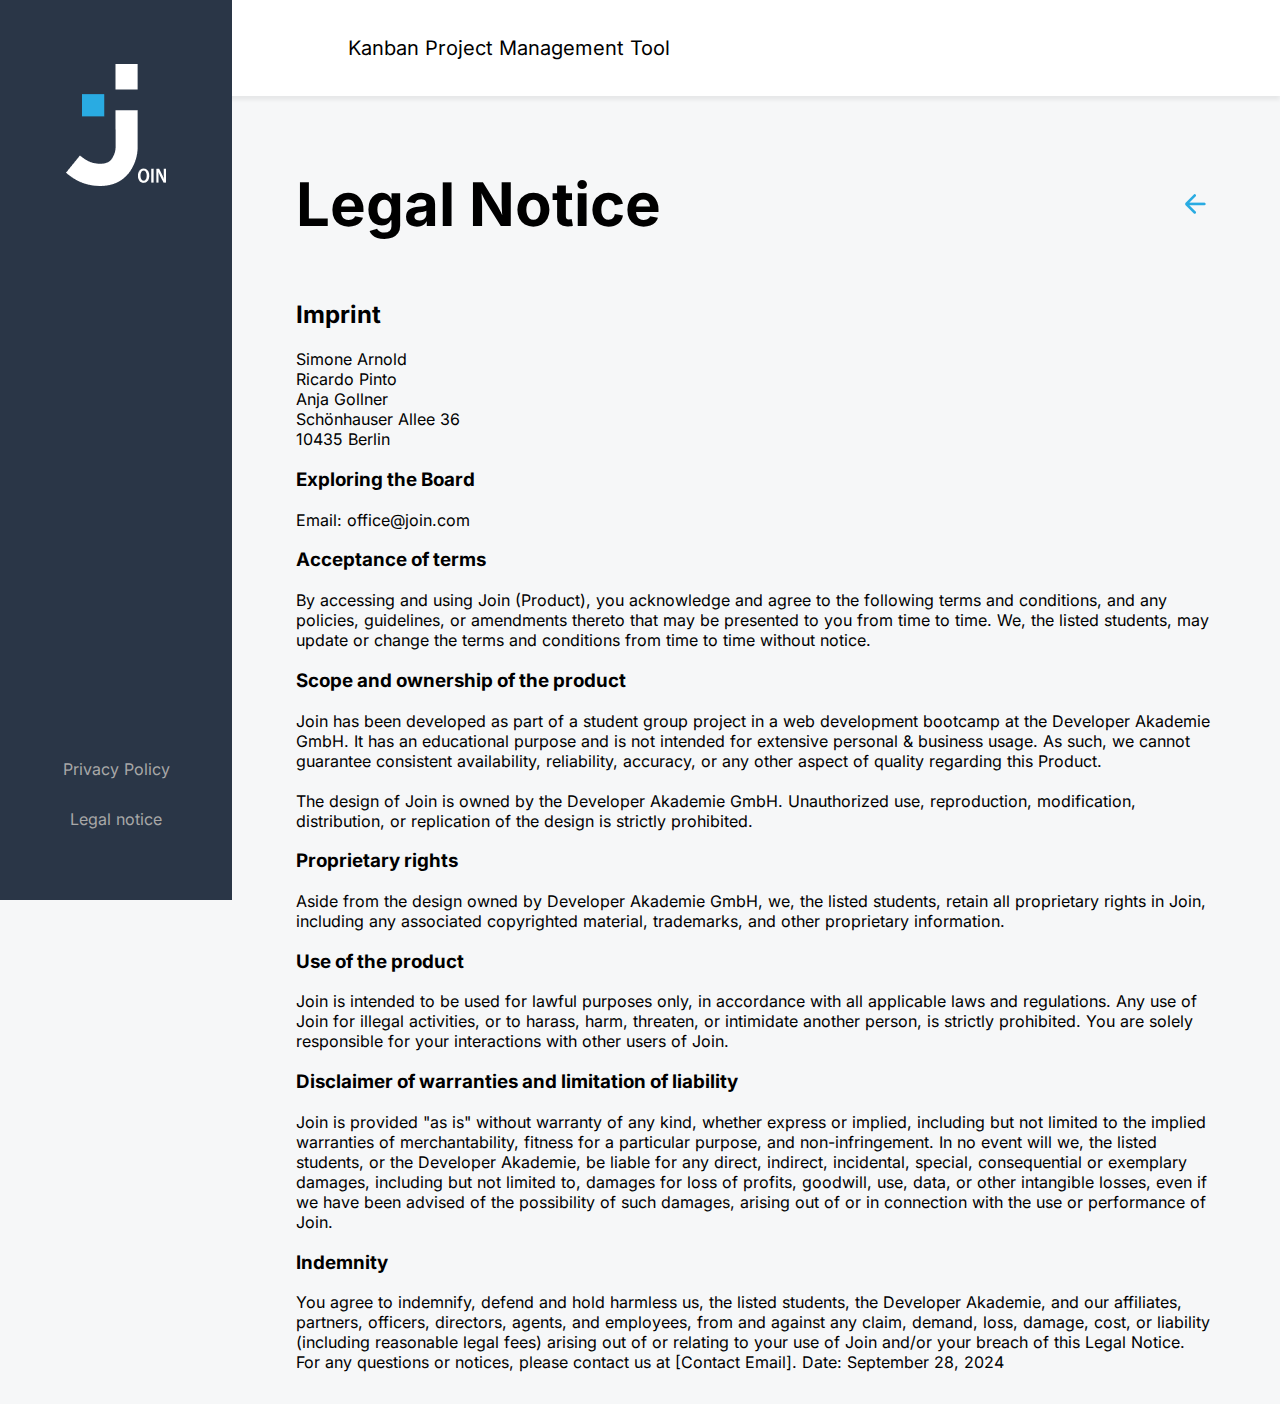
<file: html/legalnotice-guest.html>
<!DOCTYPE html>
<html lang="en">
  <head>
    <meta charset="UTF-8" />
    <meta name="viewport" content="width=device-width, initial-scale=1.0" />
    <link rel="icon" type="image/png" href="../assets/img/logo_white.png" />
    <link rel="stylesheet" href="../standard.css" />
    <link rel="stylesheet" href="../css/header.css" />
    <link rel="stylesheet" href="../css/sidebar.css" />
    <link rel="stylesheet" href="../css/fonts.css" />
    <link rel="stylesheet" href="../css/policy.css" />
    <link rel="stylesheet" href="../responsiv/header_responsiv.css" />
    <link rel="stylesheet" href="../responsiv/sidebar_responsiv.css" />
    <link rel="stylesheet" href="../responsiv/policy_responsiv.css" />
    <script defer src="../script/policy.js"></script>
    <title>Join</title>
  </head>
  <body>
    <header>
      <div class="header-content">
        <div class="mobile-logo">
          <img src="../assets/img/logo_blue.png" alt="Logo" />
        </div>
        <div class="header-headline">
          <p>Kanban Project Management Tool</p>
        </div>
      </div>
    </header>
    <section>
      <div class="sidebar-guest">
        <div class="logo d-flex width100">
          <div class="image-sidebar">
            <img src="/assets/img/logo_white.png" alt="Logo" />
          </div>
        </div>
        <div class="info width100 d-flex">
          <a href="./privacy-guest.html">
            <p>Privacy Policy</p>
          </a>
          <a href="#">
            <p>Legal notice</p>
          </a>
        </div>
      </div>
    </section>
    <main>
      <div>
        <div class="headline-legal">
          <h1 class="headline">Legal Notice</h1>
          <img
            class="vector-legal"
            src="../assets/img/vector.png"
            alt=""
            onclick="goBack()"
          />
        </div>
        <div>
          <div>
            <h2>Imprint</h2>
            <div class="legalnotice-infos">
              <p>Simone Arnold</p>
              <p>Ricardo Pinto</p>
              <p>Anja Gollner</p>
              <p>Schönhauser Allee 36</p>
              <p>10435 Berlin</p>
            </div>
            <div>
              <h3>Exploring the Board</h3>
              <span>Email: office@join.com</span>
            </div>
            <div>
              <h3>Acceptance of terms</h3>
              <span>
                By accessing and using Join (Product), you acknowledge and agree
                to the following terms and conditions, and any policies,
                guidelines, or amendments thereto that may be presented to you
                from time to time. We, the listed students, may update or change
                the terms and conditions from time to time without notice.
              </span>
            </div>
            <div>
              <h3>Scope and ownership of the product</h3>
              <span>
                Join has been developed as part of a student group project in a
                web development bootcamp at the Developer Akademie GmbH. It has
                an educational purpose and is not intended for extensive
                personal & business usage. As such, we cannot guarantee
                consistent availability, reliability, accuracy, or any other
                aspect of quality regarding this Product. <br /><br />
                The design of Join is owned by the Developer Akademie GmbH.
                Unauthorized use, reproduction, modification, distribution, or
                replication of the design is strictly prohibited.
              </span>
            </div>
            <div>
              <h3>Proprietary rights</h3>
              <span>
                Aside from the design owned by Developer Akademie GmbH, we, the
                listed students, retain all proprietary rights in Join,
                including any associated copyrighted material, trademarks, and
                other proprietary information.
              </span>
            </div>
            <div>
              <h3>Use of the product</h3>
              <span>
                Join is intended to be used for lawful purposes only, in
                accordance with all applicable laws and regulations. Any use of
                Join for illegal activities, or to harass, harm, threaten, or
                intimidate another person, is strictly prohibited. You are
                solely responsible for your interactions with other users of
                Join.
              </span>
            </div>
            <div>
              <h3>Disclaimer of warranties and limitation of liability</h3>
              <span>
                Join is provided "as is" without warranty of any kind, whether
                express or implied, including but not limited to the implied
                warranties of merchantability, fitness for a particular purpose,
                and non-infringement. In no event will we, the listed students,
                or the Developer Akademie, be liable for any direct, indirect,
                incidental, special, consequential or exemplary damages,
                including but not limited to, damages for loss of profits,
                goodwill, use, data, or other intangible losses, even if we have
                been advised of the possibility of such damages, arising out of
                or in connection with the use or performance of Join.
              </span>
            </div>
            <div>
              <h3>Indemnity</h3>
              <span>
                You agree to indemnify, defend and hold harmless us, the listed
                students, the Developer Akademie, and our affiliates, partners,
                officers, directors, agents, and employees, from and against any
                claim, demand, loss, damage, cost, or liability (including
                reasonable legal fees) arising out of or relating to your use of
                Join and/or your breach of this Legal Notice.
              </span>
            </div>
            <span>
              For any questions or notices, please contact us at [Contact
              Email].
            </span>
            <span>Date: September 28, 2024</span>
          </div>
        </div>
      </div>
    </main>
  </body>
</html>
</file>
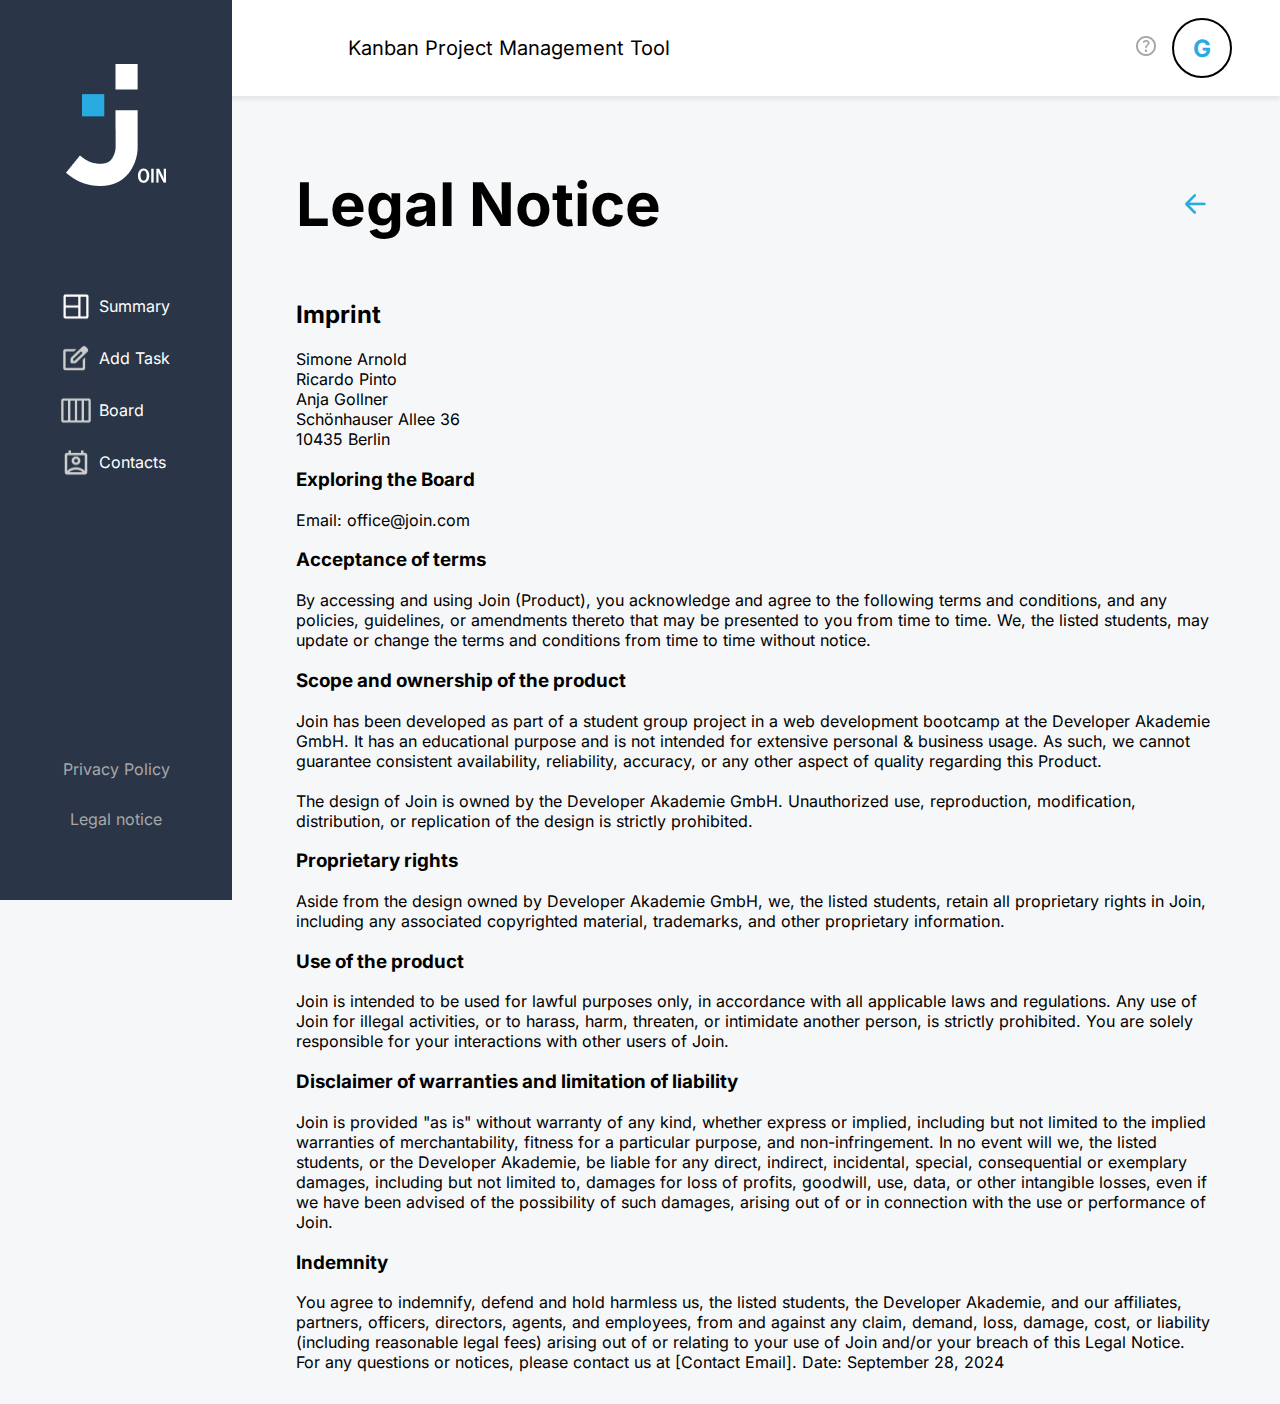
<file: html/legalnotice.html>
<!DOCTYPE html>
<html lang="en">

<head>
    <meta charset="UTF-8">
    <meta name="viewport" content="width=device-width, initial-scale=1.0">
    <link rel="icon" type="image/png" href="../assets/img/logo_white.png" />
    <link rel="stylesheet" href="../standard.css">
    <link rel="stylesheet" href="../css/header.css">
    <link rel="stylesheet" href="../css/sidebar.css">
    <link rel="stylesheet" href="../css/fonts.css">
    <link rel="stylesheet" href="../css/policy.css">
    <link rel="stylesheet" href="../responsiv/policy_responsiv.css">
    <script defer src="../script/include.js"></script>
    <script src="../script/database.js"></script>
    <script defer src="../script/sidebar.js"></script>
    <script defer src="../script/policy.js"></script>
    <script src="../script/header.js"></script>
    <title>Join</title>
</head>

<body onload="includeHTML()">
    <header>
        <div w3-include-html="header.html"></div>
    </header>

    <aside>
        <div w3-include-html="sidebar.html"></div>
    </aside>

    <main>
        <div>
            <div class="headline-legal">
              <h1 class="headline">Legal Notice</h1><img class="vector-legal" src="../assets/img/vector.png" alt="" onclick="goBack()">
            </div>
            <div>
              <div>
                <h2>Imprint</h2>
                <div class="legalnotice-infos">
                  <p>Simone Arnold</p>
                  <p>Ricardo Pinto</p>
                  <p>Anja Gollner</p>
                  <p>Schönhauser Allee 36</p>
                  <p>10435 Berlin</p>
                </div>
                <div>
                  <h3>Exploring the Board</h3>
                  <span>Email: office@join.com</span>
                </div>
                <div>
                  <h3>Acceptance of terms</h3>
                  <span>
                    By accessing and using Join (Product), you acknowledge and agree
                    to the following terms and conditions, and any policies,
                    guidelines, or amendments thereto that may be presented to you
                    from time to time. We, the listed students, may update or change
                    the terms and conditions from time to time without notice.
                  </span>
                </div>
                <div>
                  <h3>Scope and ownership of the product</h3>
                  <span>
                    Join has been developed as part of a student group project in a
                    web development bootcamp at the Developer Akademie GmbH. It has an
                    educational purpose and is not intended for extensive personal &
                    business usage. As such, we cannot guarantee consistent
                    availability, reliability, accuracy, or any other aspect of
                    quality regarding this Product. <br /><br />
                    The design of Join is owned by the Developer Akademie GmbH.
                    Unauthorized use, reproduction, modification, distribution, or
                    replication of the design is strictly prohibited.
                  </span>
                </div>
                <div>
                  <h3>Proprietary rights</h3>
                  <span>
                    Aside from the design owned by Developer Akademie GmbH, we, the
                    listed students, retain all proprietary rights in Join, including
                    any associated copyrighted material, trademarks, and other
                    proprietary information.
                  </span>
                </div>
                <div>
                  <h3>Use of the product</h3>
                  <span>
                    Join is intended to be used for lawful purposes only, in
                    accordance with all applicable laws and regulations. Any use of
                    Join for illegal activities, or to harass, harm, threaten, or
                    intimidate another person, is strictly prohibited. You are solely
                    responsible for your interactions with other users of Join.
                  </span>
                </div>
                <div>
                  <h3>Disclaimer of warranties and limitation of liability</h3>
                  <span>
                    Join is provided "as is" without warranty of any kind, whether
                    express or implied, including but not limited to the implied
                    warranties of merchantability, fitness for a particular purpose,
                    and non-infringement. In no event will we, the listed students, or
                    the Developer Akademie, be liable for any direct, indirect,
                    incidental, special, consequential or exemplary damages, including
                    but not limited to, damages for loss of profits, goodwill, use,
                    data, or other intangible losses, even if we have been advised of
                    the possibility of such damages, arising out of or in connection
                    with the use or performance of Join.
                  </span>
                </div>
                <div>
                  <h3>Indemnity</h3>
                  <span>
                    You agree to indemnify, defend and hold harmless us, the listed
                    students, the Developer Akademie, and our affiliates, partners,
                    officers, directors, agents, and employees, from and against any
                    claim, demand, loss, damage, cost, or liability (including
                    reasonable legal fees) arising out of or relating to your use of
                    Join and/or your breach of this Legal Notice.
                  </span>
                </div>
                <span>
                  For any questions or notices, please contact us at [Contact Email].
                </span>
      
                <span>Date: September 28, 2024</span>
              </div>
            </div>
          </div>
    </main>
    
</body>

</html>
</file>
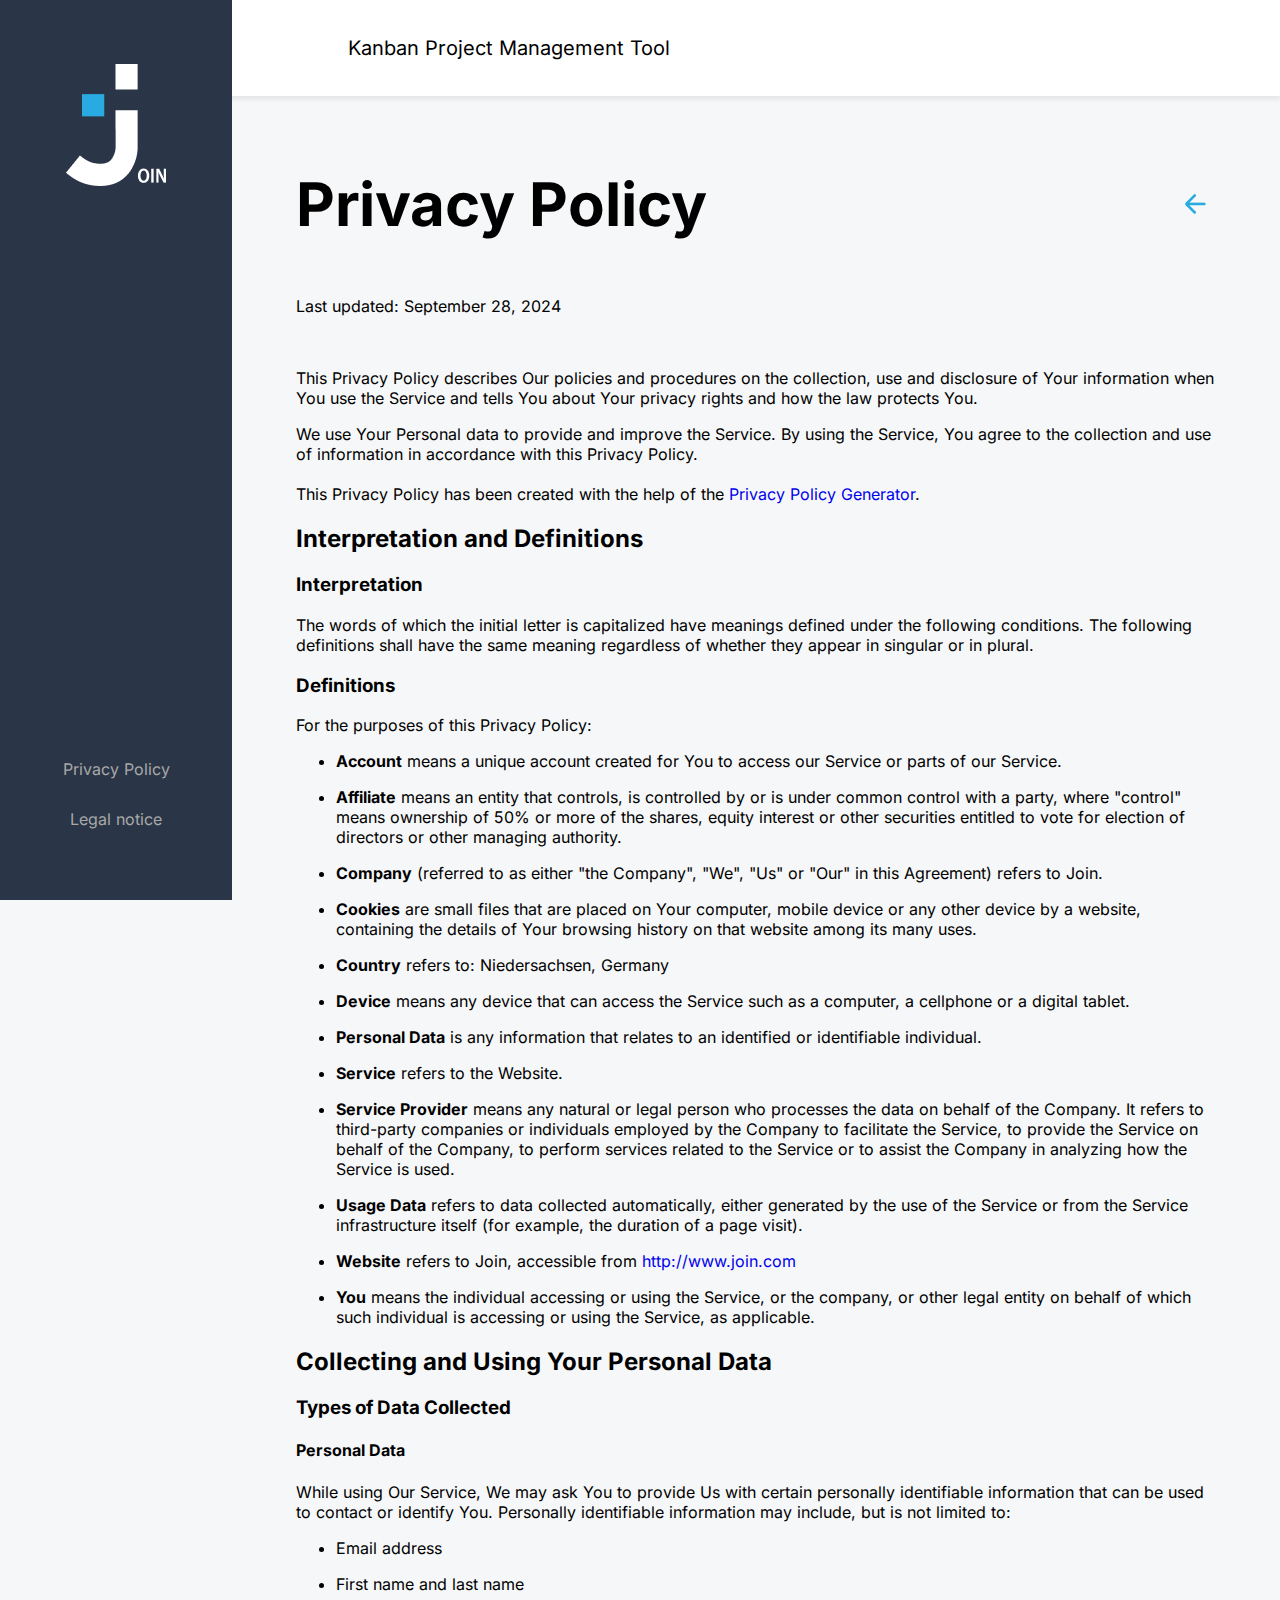
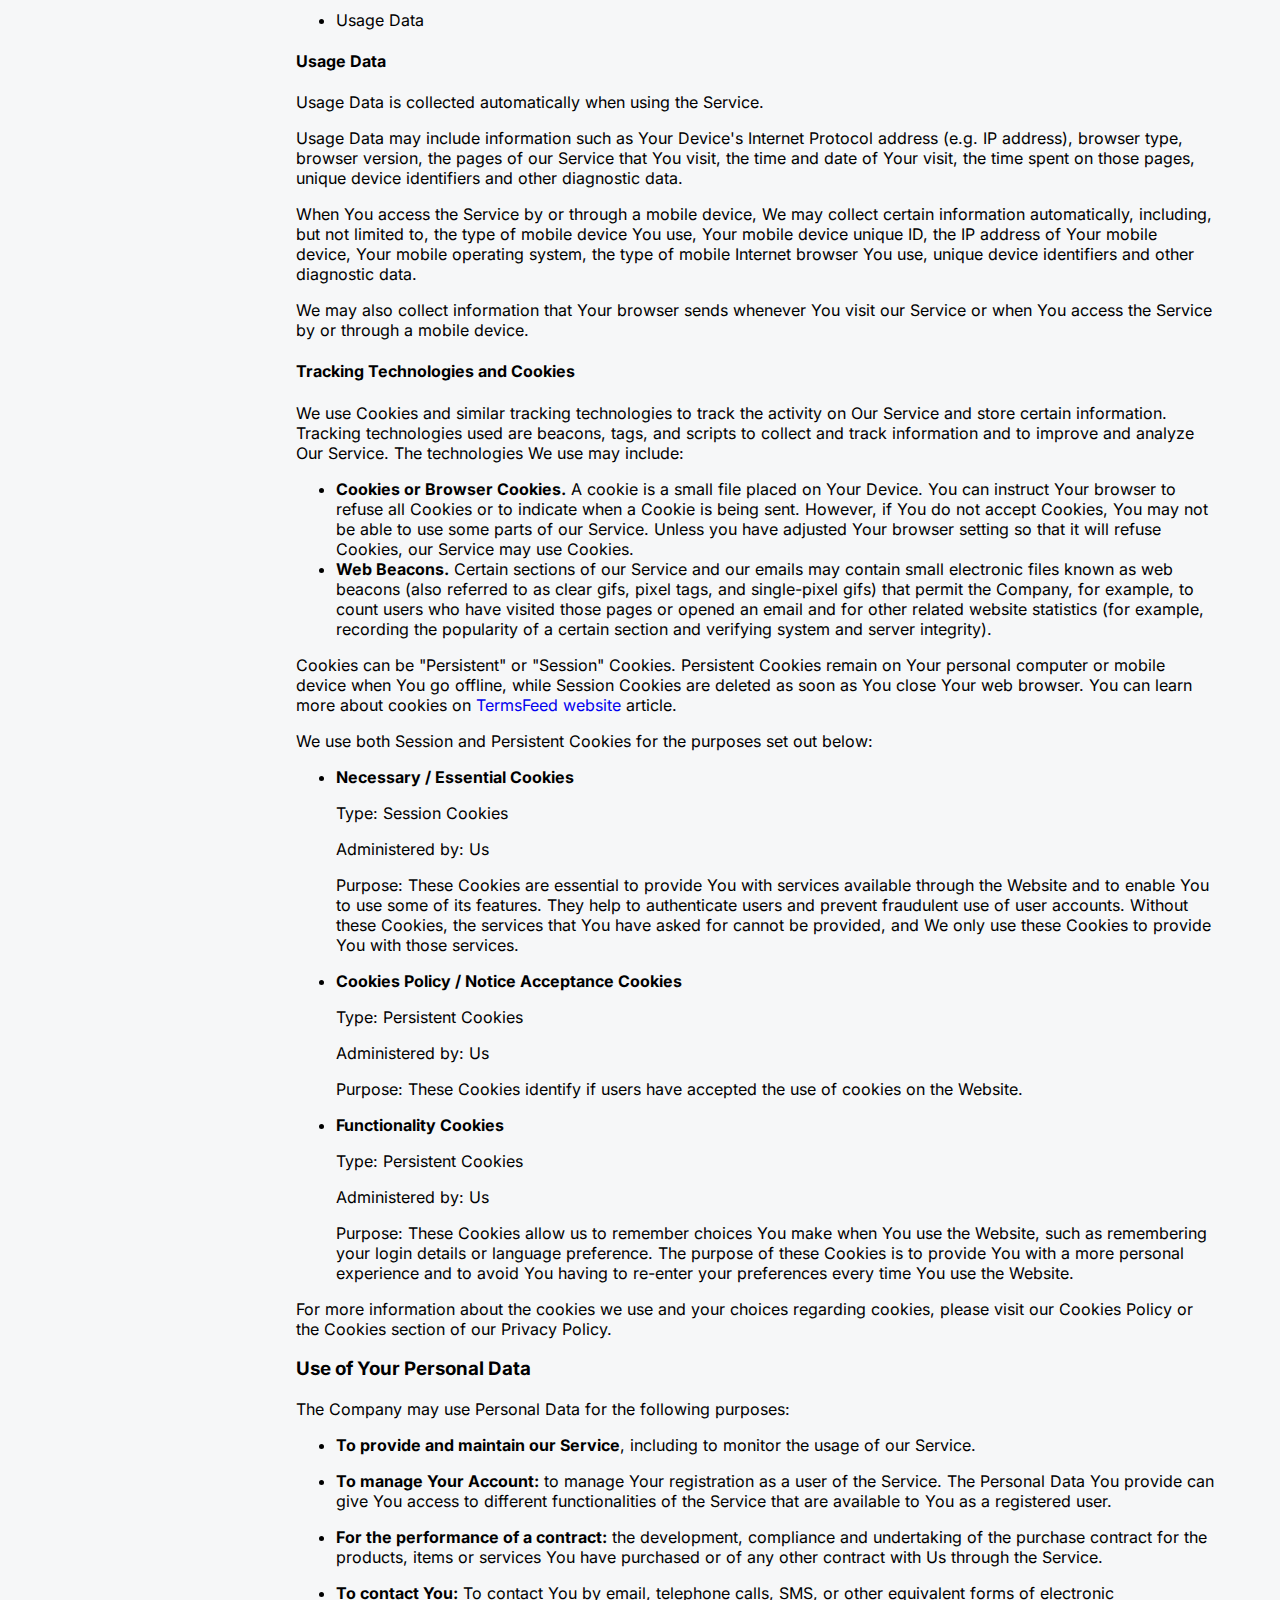
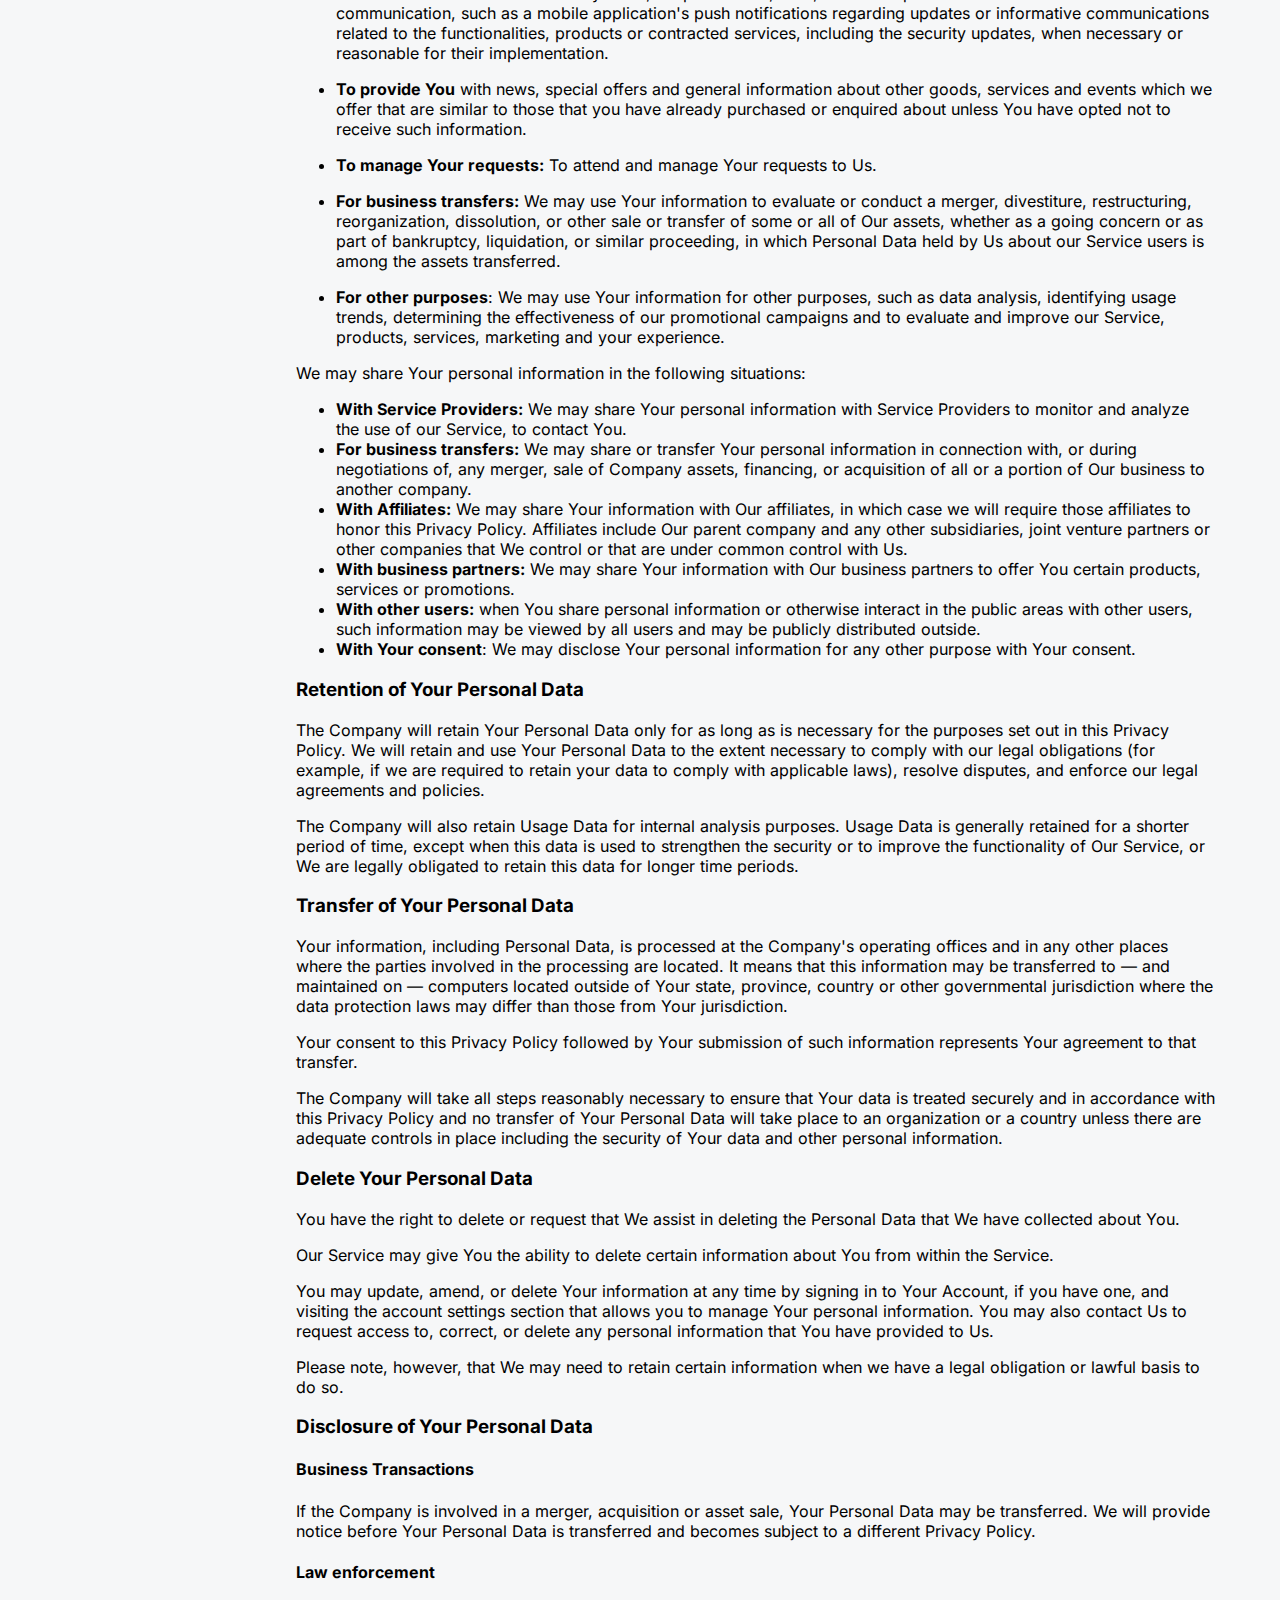
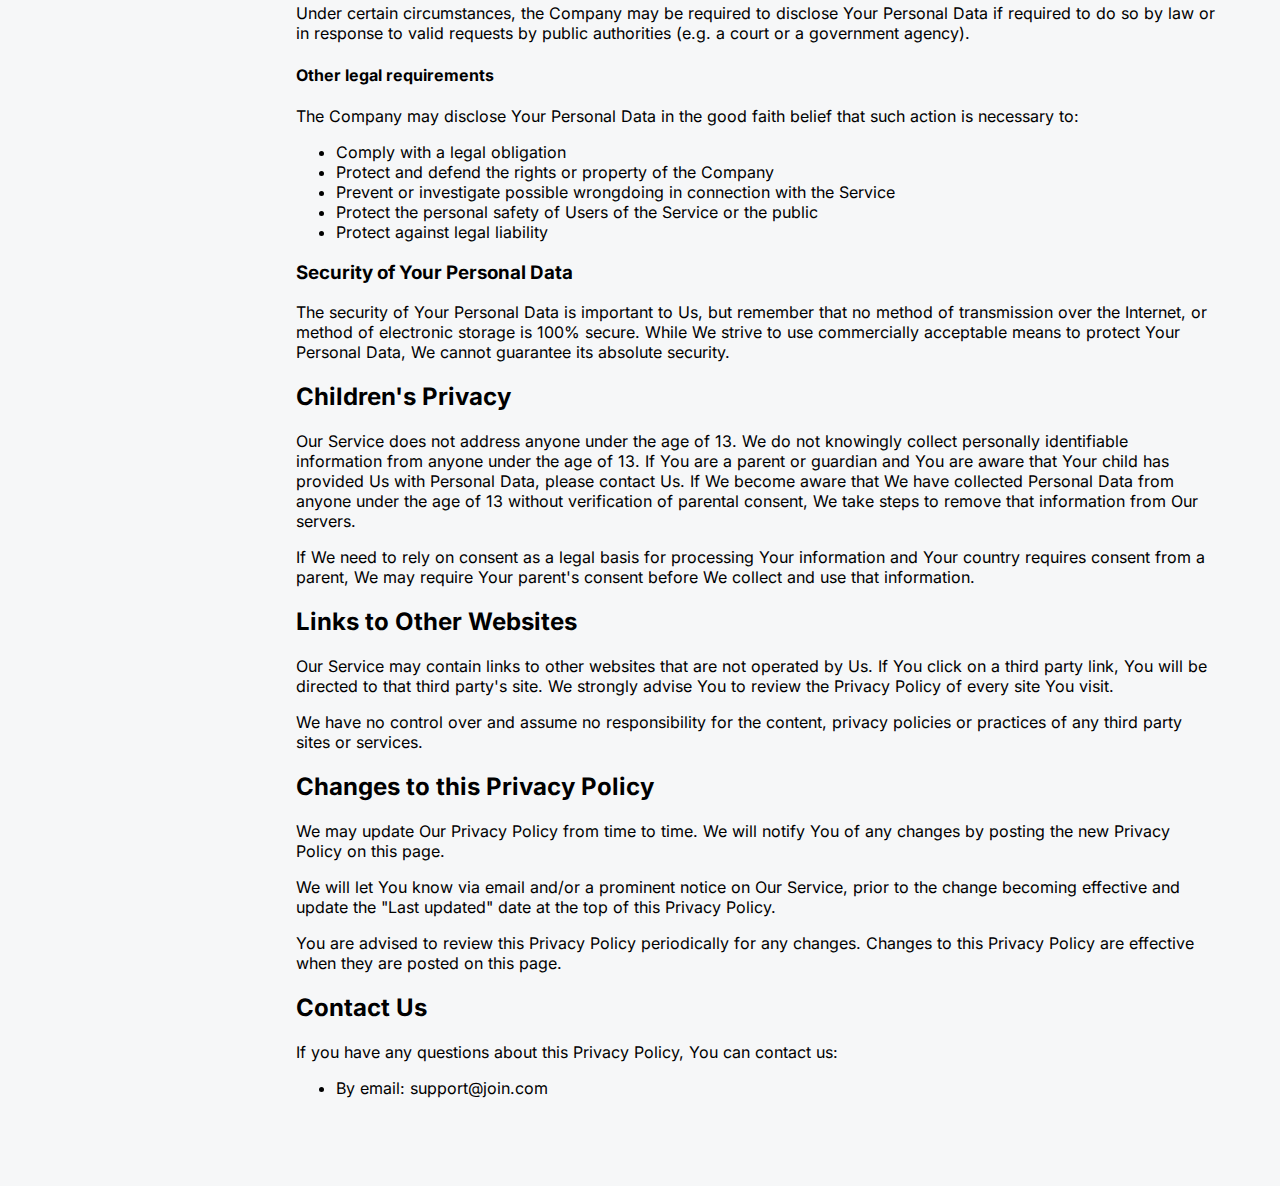
<file: html/privacy-guest.html>
<!DOCTYPE html>
<html lang="en">
  <head>
    <meta charset="UTF-8" />
    <meta name="viewport" content="width=device-width, initial-scale=1.0" />
    <link rel="icon" type="image/png" href="../assets/img/logo_white.png" />
    <link rel="stylesheet" href="../standard.css" />
    <link rel="stylesheet" href="../css/header.css" />
    <link rel="stylesheet" href="../css/fonts.css" />
    <link rel="stylesheet" href="../css/sidebar.css" />
    <link rel="stylesheet" href="../css/policy.css" />
    <link rel="stylesheet" href="../responsiv/header_responsiv.css" />
    <link rel="stylesheet" href="../responsiv/sidebar_responsiv.css" />
    <link rel="stylesheet" href="../responsiv/policy_responsiv.css">
    <script defer src="../script/policy.js"></script>
    <title>Join</title>
  </head>
  <body>
    <header>
      <div class="header-content">
        <div class="mobile-logo">
          <img src="../assets/img/logo_blue.png" alt="Logo" />
        </div>
        <div class="header-headline">
          <p>Kanban Project Management Tool</p>
        </div>
      </div>
    </header>
    <section>
      <div class="sidebar-guest">
        <div class="logo d-flex width100">
          <div class="image-sidebar">
            <img src="/assets/img/logo_white.png" alt="Logo" />
          </div>
        </div>
        <div class="info width100 d-flex">
          <a href="#">
            <p>Privacy Policy</p>
          </a>
          <a href="./legalnotice-guest.html">
            <p>Legal notice</p>
          </a>
        </div>
      </div>
    </section>
    <main>
      <div>
        <div class="headline-legal">
          <h1 class="headline">Privacy Policy</h1>
          <img
            class="vector-legal"
            src="../assets/img/vector.png"
            alt=""
            onclick="goBack()"
          />
        </div>
        <p>Last updated: September 28, 2024</p>
        <br />
        <div>
          <p>
            This Privacy Policy describes Our policies and procedures on the
            collection, use and disclosure of Your information when You use the
            Service and tells You about Your privacy rights and how the law
            protects You.
          </p>
          <p>
            We use Your Personal data to provide and improve the Service. By
            using the Service, You agree to the collection and use of
            information in accordance with this Privacy Policy.
            <br />
            <br />
            This Privacy Policy has been created with the help of the
            <a
              href="https://www.termsfeed.com/privacy-policy-generator/"
              target="_blank"
              >Privacy Policy Generator</a
            >.
          </p>
        </div>
        <h2>Interpretation and Definitions</h2>
        <h3>Interpretation</h3>
        <p>
          The words of which the initial letter is capitalized have meanings
          defined under the following conditions. The following definitions
          shall have the same meaning regardless of whether they appear in
          singular or in plural.
        </p>
        <h3>Definitions</h3>
        <p>For the purposes of this Privacy Policy:</p>
        <ul>
          <li>
            <p>
              <strong>Account</strong> means a unique account created for You to
              access our Service or parts of our Service.
            </p>
          </li>
          <li>
            <p>
              <strong>Affiliate</strong> means an entity that controls, is
              controlled by or is under common control with a party, where
              &quot;control&quot; means ownership of 50% or more of the shares,
              equity interest or other securities entitled to vote for election
              of directors or other managing authority.
            </p>
          </li>
          <li>
            <p>
              <strong>Company</strong> (referred to as either &quot;the
              Company&quot;, &quot;We&quot;, &quot;Us&quot; or &quot;Our&quot;
              in this Agreement) refers to Join.
            </p>
          </li>
          <li>
            <p>
              <strong>Cookies</strong> are small files that are placed on Your
              computer, mobile device or any other device by a website,
              containing the details of Your browsing history on that website
              among its many uses.
            </p>
          </li>
          <li>
            <p><strong>Country</strong> refers to: Niedersachsen, Germany</p>
          </li>
          <li>
            <p>
              <strong>Device</strong> means any device that can access the
              Service such as a computer, a cellphone or a digital tablet.
            </p>
          </li>
          <li>
            <p>
              <strong>Personal Data</strong> is any information that relates to
              an identified or identifiable individual.
            </p>
          </li>
          <li>
            <p><strong>Service</strong> refers to the Website.</p>
          </li>
          <li>
            <p>
              <strong>Service Provider</strong> means any natural or legal
              person who processes the data on behalf of the Company. It refers
              to third-party companies or individuals employed by the Company to
              facilitate the Service, to provide the Service on behalf of the
              Company, to perform services related to the Service or to assist
              the Company in analyzing how the Service is used.
            </p>
          </li>
          <li>
            <p>
              <strong>Usage Data</strong> refers to data collected
              automatically, either generated by the use of the Service or from
              the Service infrastructure itself (for example, the duration of a
              page visit).
            </p>
          </li>
          <li>
            <p>
              <strong>Website</strong> refers to Join, accessible from
              <a
                href="http://www.join.com"
                rel="external nofollow noopener"
                target="_blank"
                >http://www.join.com</a
              >
            </p>
          </li>
          <li>
            <p>
              <strong>You</strong> means the individual accessing or using the
              Service, or the company, or other legal entity on behalf of which
              such individual is accessing or using the Service, as applicable.
            </p>
          </li>
        </ul>
        <h2>Collecting and Using Your Personal Data</h2>
        <h3>Types of Data Collected</h3>
        <h4>Personal Data</h4>
        <p>
          While using Our Service, We may ask You to provide Us with certain
          personally identifiable information that can be used to contact or
          identify You. Personally identifiable information may include, but is
          not limited to:
        </p>
        <ul>
          <li>
            <p>Email address</p>
          </li>
          <li>
            <p>First name and last name</p>
          </li>
          <li>
            <p>Usage Data</p>
          </li>
        </ul>
        <h4>Usage Data</h4>
        <p>Usage Data is collected automatically when using the Service.</p>
        <p>
          Usage Data may include information such as Your Device's Internet
          Protocol address (e.g. IP address), browser type, browser version, the
          pages of our Service that You visit, the time and date of Your visit,
          the time spent on those pages, unique device identifiers and other
          diagnostic data.
        </p>
        <p>
          When You access the Service by or through a mobile device, We may
          collect certain information automatically, including, but not limited
          to, the type of mobile device You use, Your mobile device unique ID,
          the IP address of Your mobile device, Your mobile operating system,
          the type of mobile Internet browser You use, unique device identifiers
          and other diagnostic data.
        </p>
        <p>
          We may also collect information that Your browser sends whenever You
          visit our Service or when You access the Service by or through a
          mobile device.
        </p>
        <h4>Tracking Technologies and Cookies</h4>
        <p>
          We use Cookies and similar tracking technologies to track the activity
          on Our Service and store certain information. Tracking technologies
          used are beacons, tags, and scripts to collect and track information
          and to improve and analyze Our Service. The technologies We use may
          include:
        </p>
        <ul>
          <li>
            <strong>Cookies or Browser Cookies.</strong> A cookie is a small
            file placed on Your Device. You can instruct Your browser to refuse
            all Cookies or to indicate when a Cookie is being sent. However, if
            You do not accept Cookies, You may not be able to use some parts of
            our Service. Unless you have adjusted Your browser setting so that
            it will refuse Cookies, our Service may use Cookies.
          </li>
          <li>
            <strong>Web Beacons.</strong> Certain sections of our Service and
            our emails may contain small electronic files known as web beacons
            (also referred to as clear gifs, pixel tags, and single-pixel gifs)
            that permit the Company, for example, to count users who have
            visited those pages or opened an email and for other related website
            statistics (for example, recording the popularity of a certain
            section and verifying system and server integrity).
          </li>
        </ul>
        <p>
          Cookies can be &quot;Persistent&quot; or &quot;Session&quot; Cookies.
          Persistent Cookies remain on Your personal computer or mobile device
          when You go offline, while Session Cookies are deleted as soon as You
          close Your web browser. You can learn more about cookies on
          <a
            href="https://www.termsfeed.com/blog/cookies/#What_Are_Cookies"
            target="_blank"
            >TermsFeed website</a
          >
          article.
        </p>
        <p>
          We use both Session and Persistent Cookies for the purposes set out
          below:
        </p>
        <ul>
          <li>
            <p><strong>Necessary / Essential Cookies</strong></p>
            <p>Type: Session Cookies</p>
            <p>Administered by: Us</p>
            <p>
              Purpose: These Cookies are essential to provide You with services
              available through the Website and to enable You to use some of its
              features. They help to authenticate users and prevent fraudulent
              use of user accounts. Without these Cookies, the services that You
              have asked for cannot be provided, and We only use these Cookies
              to provide You with those services.
            </p>
          </li>
          <li>
            <p><strong>Cookies Policy / Notice Acceptance Cookies</strong></p>
            <p>Type: Persistent Cookies</p>
            <p>Administered by: Us</p>
            <p>
              Purpose: These Cookies identify if users have accepted the use of
              cookies on the Website.
            </p>
          </li>
          <li>
            <p><strong>Functionality Cookies</strong></p>
            <p>Type: Persistent Cookies</p>
            <p>Administered by: Us</p>
            <p>
              Purpose: These Cookies allow us to remember choices You make when
              You use the Website, such as remembering your login details or
              language preference. The purpose of these Cookies is to provide
              You with a more personal experience and to avoid You having to
              re-enter your preferences every time You use the Website.
            </p>
          </li>
        </ul>
        <p>
          For more information about the cookies we use and your choices
          regarding cookies, please visit our Cookies Policy or the Cookies
          section of our Privacy Policy.
        </p>
        <h3>Use of Your Personal Data</h3>
        <p>The Company may use Personal Data for the following purposes:</p>
        <ul>
          <li>
            <p>
              <strong>To provide and maintain our Service</strong>, including to
              monitor the usage of our Service.
            </p>
          </li>
          <li>
            <p>
              <strong>To manage Your Account:</strong> to manage Your
              registration as a user of the Service. The Personal Data You
              provide can give You access to different functionalities of the
              Service that are available to You as a registered user.
            </p>
          </li>
          <li>
            <p>
              <strong>For the performance of a contract:</strong> the
              development, compliance and undertaking of the purchase contract
              for the products, items or services You have purchased or of any
              other contract with Us through the Service.
            </p>
          </li>
          <li>
            <p>
              <strong>To contact You:</strong> To contact You by email,
              telephone calls, SMS, or other equivalent forms of electronic
              communication, such as a mobile application's push notifications
              regarding updates or informative communications related to the
              functionalities, products or contracted services, including the
              security updates, when necessary or reasonable for their
              implementation.
            </p>
          </li>
          <li>
            <p>
              <strong>To provide You</strong> with news, special offers and
              general information about other goods, services and events which
              we offer that are similar to those that you have already purchased
              or enquired about unless You have opted not to receive such
              information.
            </p>
          </li>
          <li>
            <p>
              <strong>To manage Your requests:</strong> To attend and manage
              Your requests to Us.
            </p>
          </li>
          <li>
            <p>
              <strong>For business transfers:</strong> We may use Your
              information to evaluate or conduct a merger, divestiture,
              restructuring, reorganization, dissolution, or other sale or
              transfer of some or all of Our assets, whether as a going concern
              or as part of bankruptcy, liquidation, or similar proceeding, in
              which Personal Data held by Us about our Service users is among
              the assets transferred.
            </p>
          </li>
          <li>
            <p>
              <strong>For other purposes</strong>: We may use Your information
              for other purposes, such as data analysis, identifying usage
              trends, determining the effectiveness of our promotional campaigns
              and to evaluate and improve our Service, products, services,
              marketing and your experience.
            </p>
          </li>
        </ul>
        <p>
          We may share Your personal information in the following situations:
        </p>
        <ul>
          <li>
            <strong>With Service Providers:</strong> We may share Your personal
            information with Service Providers to monitor and analyze the use of
            our Service, to contact You.
          </li>
          <li>
            <strong>For business transfers:</strong> We may share or transfer
            Your personal information in connection with, or during negotiations
            of, any merger, sale of Company assets, financing, or acquisition of
            all or a portion of Our business to another company.
          </li>
          <li>
            <strong>With Affiliates:</strong> We may share Your information with
            Our affiliates, in which case we will require those affiliates to
            honor this Privacy Policy. Affiliates include Our parent company and
            any other subsidiaries, joint venture partners or other companies
            that We control or that are under common control with Us.
          </li>
          <li>
            <strong>With business partners:</strong> We may share Your
            information with Our business partners to offer You certain
            products, services or promotions.
          </li>
          <li>
            <strong>With other users:</strong> when You share personal
            information or otherwise interact in the public areas with other
            users, such information may be viewed by all users and may be
            publicly distributed outside.
          </li>
          <li>
            <strong>With Your consent</strong>: We may disclose Your personal
            information for any other purpose with Your consent.
          </li>
        </ul>
        <h3>Retention of Your Personal Data</h3>
        <p>
          The Company will retain Your Personal Data only for as long as is
          necessary for the purposes set out in this Privacy Policy. We will
          retain and use Your Personal Data to the extent necessary to comply
          with our legal obligations (for example, if we are required to retain
          your data to comply with applicable laws), resolve disputes, and
          enforce our legal agreements and policies.
        </p>
        <p>
          The Company will also retain Usage Data for internal analysis
          purposes. Usage Data is generally retained for a shorter period of
          time, except when this data is used to strengthen the security or to
          improve the functionality of Our Service, or We are legally obligated
          to retain this data for longer time periods.
        </p>
        <h3>Transfer of Your Personal Data</h3>
        <p>
          Your information, including Personal Data, is processed at the
          Company's operating offices and in any other places where the parties
          involved in the processing are located. It means that this information
          may be transferred to — and maintained on — computers located outside
          of Your state, province, country or other governmental jurisdiction
          where the data protection laws may differ than those from Your
          jurisdiction.
        </p>
        <p>
          Your consent to this Privacy Policy followed by Your submission of
          such information represents Your agreement to that transfer.
        </p>
        <p>
          The Company will take all steps reasonably necessary to ensure that
          Your data is treated securely and in accordance with this Privacy
          Policy and no transfer of Your Personal Data will take place to an
          organization or a country unless there are adequate controls in place
          including the security of Your data and other personal information.
        </p>
        <h3>Delete Your Personal Data</h3>
        <p>
          You have the right to delete or request that We assist in deleting the
          Personal Data that We have collected about You.
        </p>
        <p>
          Our Service may give You the ability to delete certain information
          about You from within the Service.
        </p>
        <p>
          You may update, amend, or delete Your information at any time by
          signing in to Your Account, if you have one, and visiting the account
          settings section that allows you to manage Your personal information.
          You may also contact Us to request access to, correct, or delete any
          personal information that You have provided to Us.
        </p>
        <p>
          Please note, however, that We may need to retain certain information
          when we have a legal obligation or lawful basis to do so.
        </p>
        <h3>Disclosure of Your Personal Data</h3>
        <h4>Business Transactions</h4>
        <p>
          If the Company is involved in a merger, acquisition or asset sale,
          Your Personal Data may be transferred. We will provide notice before
          Your Personal Data is transferred and becomes subject to a different
          Privacy Policy.
        </p>
        <h4>Law enforcement</h4>
        <p>
          Under certain circumstances, the Company may be required to disclose
          Your Personal Data if required to do so by law or in response to valid
          requests by public authorities (e.g. a court or a government agency).
        </p>
        <h4>Other legal requirements</h4>
        <p>
          The Company may disclose Your Personal Data in the good faith belief
          that such action is necessary to:
        </p>
        <ul>
          <li>Comply with a legal obligation</li>
          <li>Protect and defend the rights or property of the Company</li>
          <li>
            Prevent or investigate possible wrongdoing in connection with the
            Service
          </li>
          <li>
            Protect the personal safety of Users of the Service or the public
          </li>
          <li>Protect against legal liability</li>
        </ul>
        <h3>Security of Your Personal Data</h3>
        <p>
          The security of Your Personal Data is important to Us, but remember
          that no method of transmission over the Internet, or method of
          electronic storage is 100% secure. While We strive to use commercially
          acceptable means to protect Your Personal Data, We cannot guarantee
          its absolute security.
        </p>
        <h2>Children's Privacy</h2>
        <p>
          Our Service does not address anyone under the age of 13. We do not
          knowingly collect personally identifiable information from anyone
          under the age of 13. If You are a parent or guardian and You are aware
          that Your child has provided Us with Personal Data, please contact Us.
          If We become aware that We have collected Personal Data from anyone
          under the age of 13 without verification of parental consent, We take
          steps to remove that information from Our servers.
        </p>
        <p>
          If We need to rely on consent as a legal basis for processing Your
          information and Your country requires consent from a parent, We may
          require Your parent's consent before We collect and use that
          information.
        </p>
        <h2>Links to Other Websites</h2>
        <p>
          Our Service may contain links to other websites that are not operated
          by Us. If You click on a third party link, You will be directed to
          that third party's site. We strongly advise You to review the Privacy
          Policy of every site You visit.
        </p>
        <p>
          We have no control over and assume no responsibility for the content,
          privacy policies or practices of any third party sites or services.
        </p>
        <h2>Changes to this Privacy Policy</h2>
        <p>
          We may update Our Privacy Policy from time to time. We will notify You
          of any changes by posting the new Privacy Policy on this page.
        </p>
        <p>
          We will let You know via email and/or a prominent notice on Our
          Service, prior to the change becoming effective and update the
          &quot;Last updated&quot; date at the top of this Privacy Policy.
        </p>
        <p>
          You are advised to review this Privacy Policy periodically for any
          changes. Changes to this Privacy Policy are effective when they are
          posted on this page.
        </p>
        <h2>Contact Us</h2>
        <p>
          If you have any questions about this Privacy Policy, You can contact
          us:
        </p>
        <ul>
          <li>By email: support@join.com</li>
        </ul>
        <br />
        <br />
      </div>
    </main>
  </body>
</html>
</file>
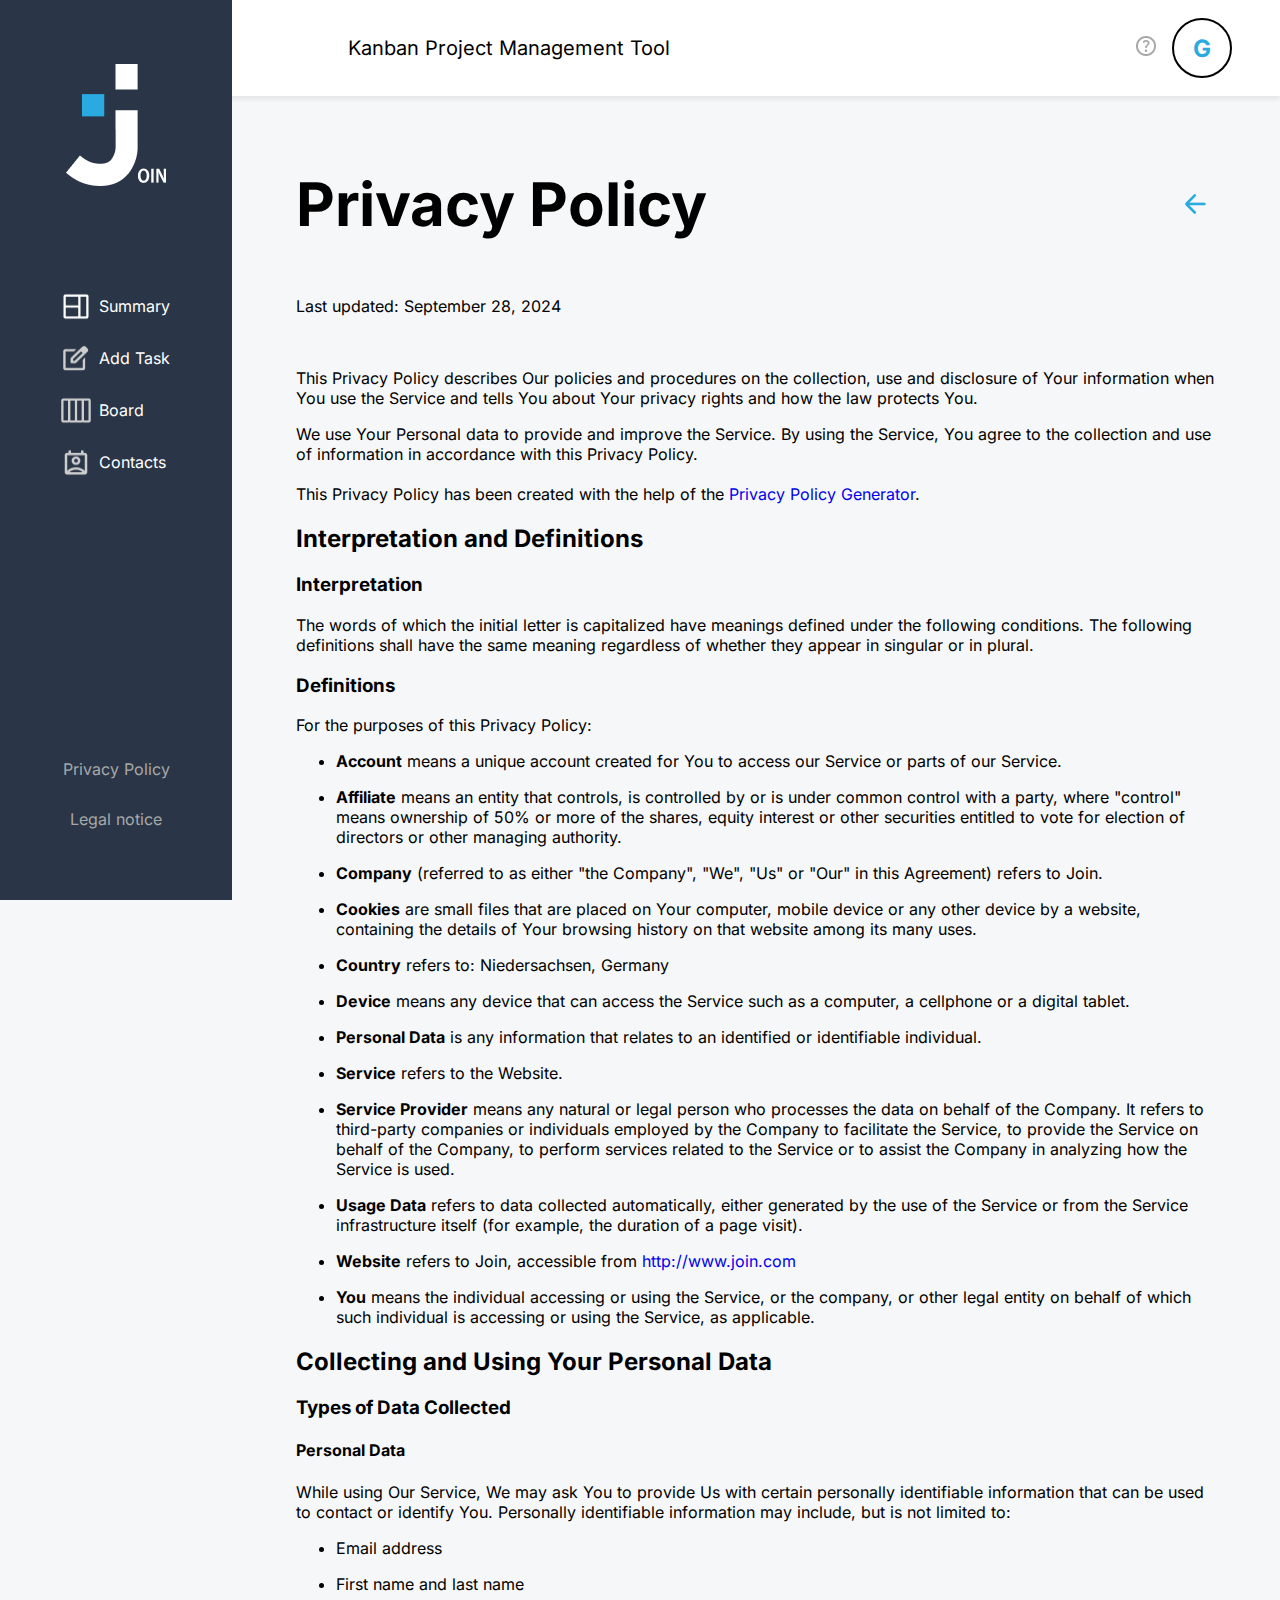
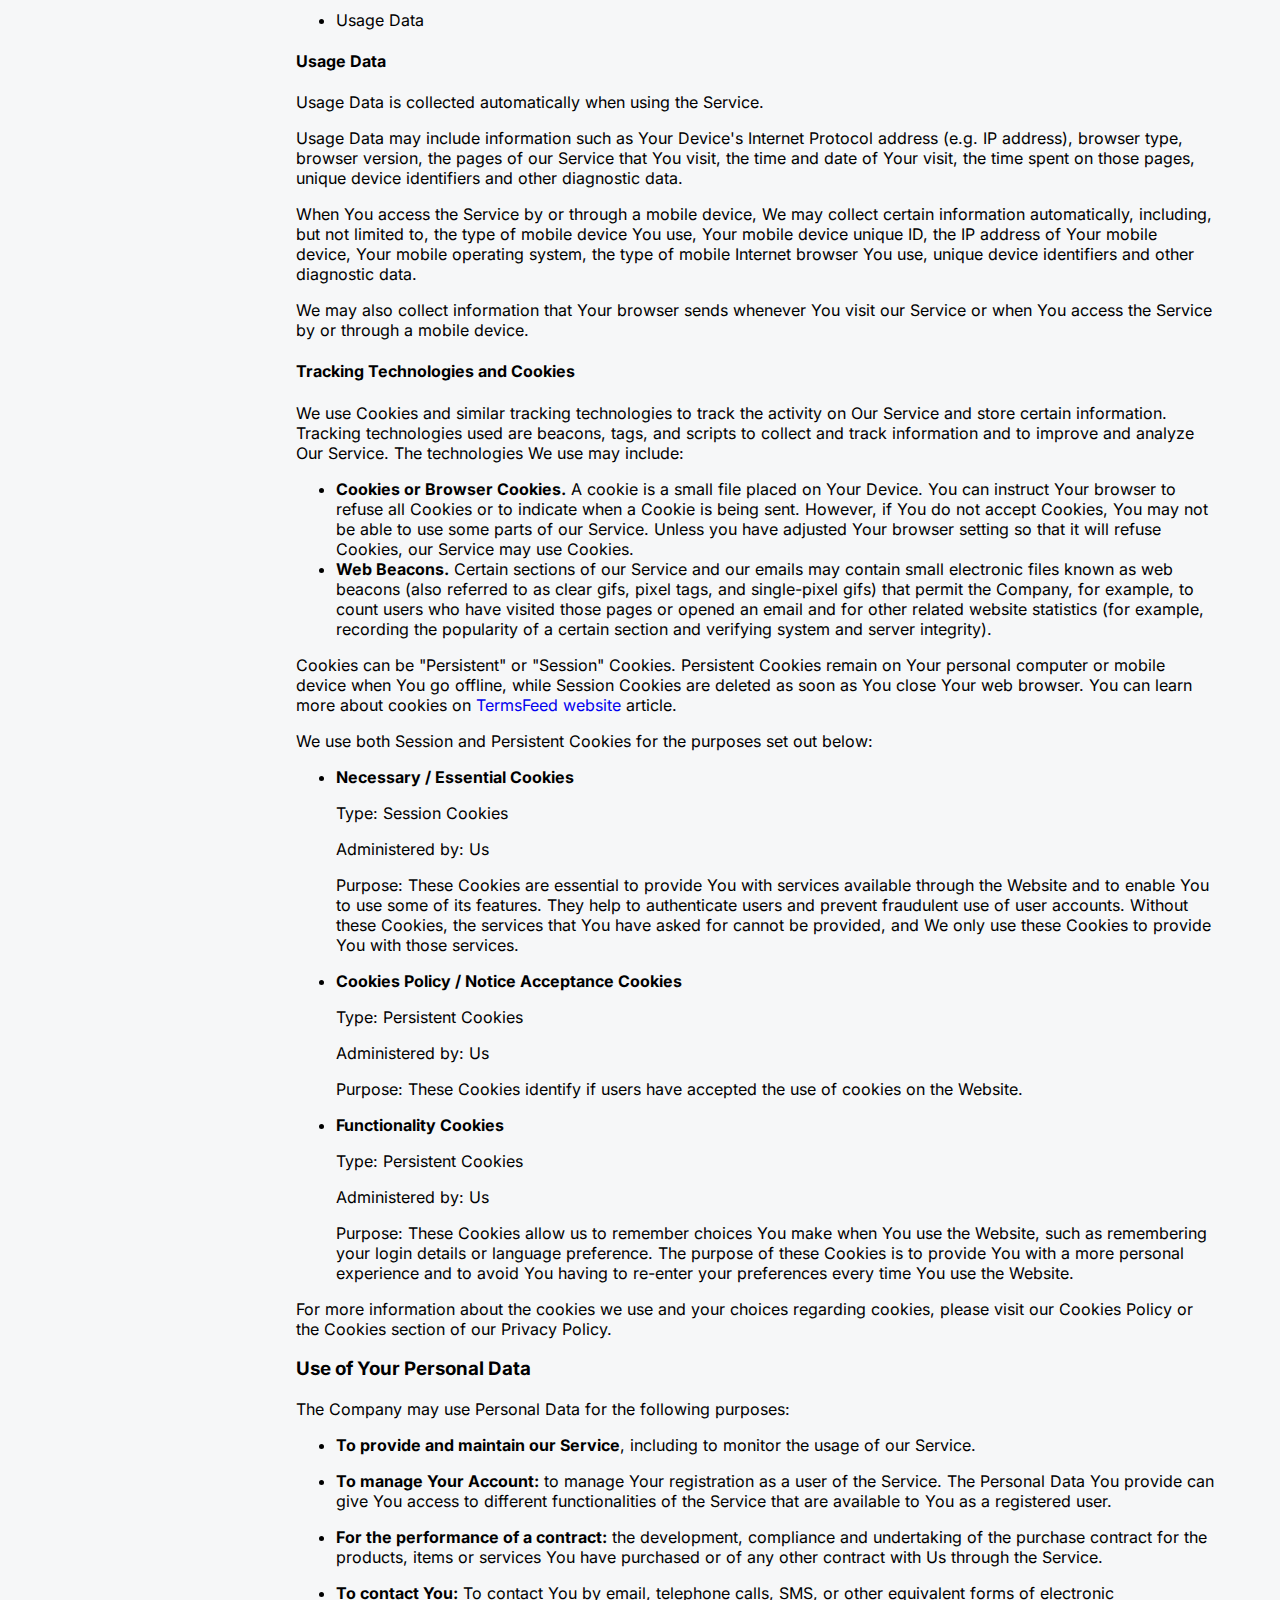
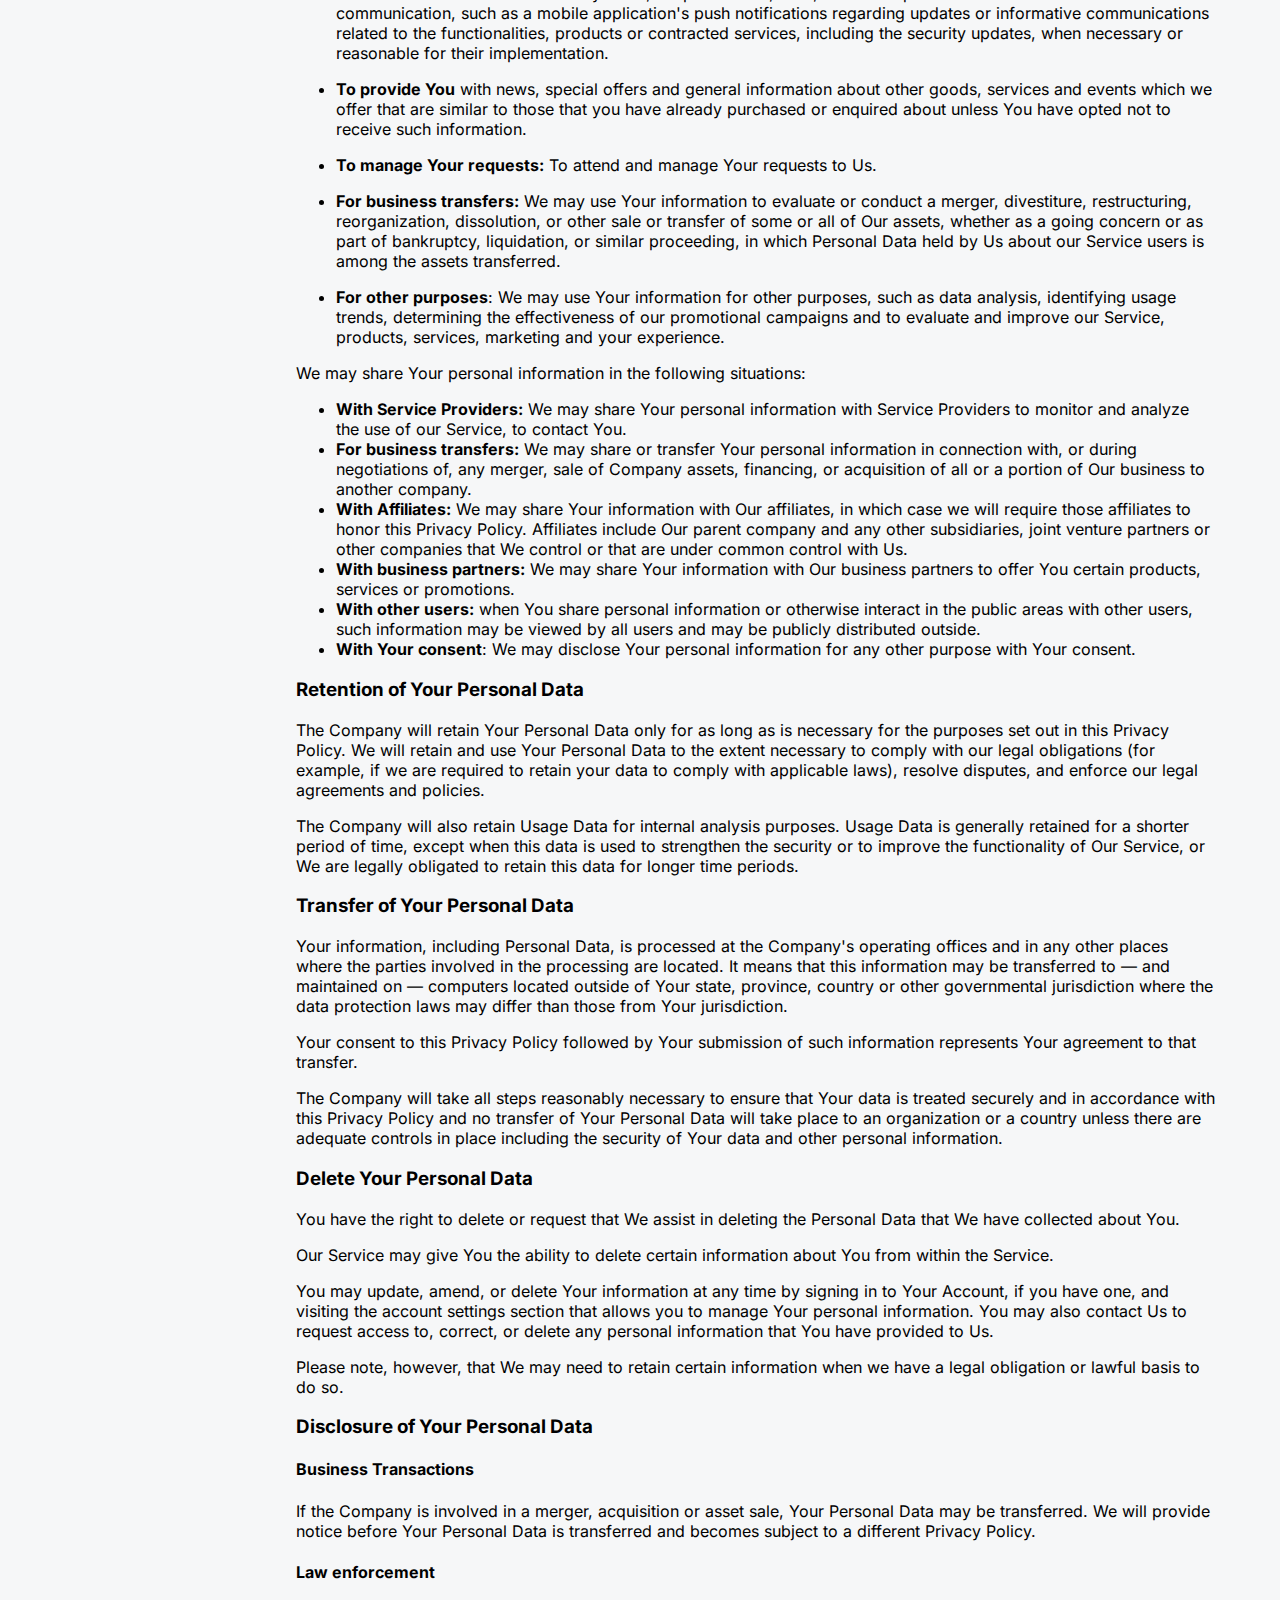
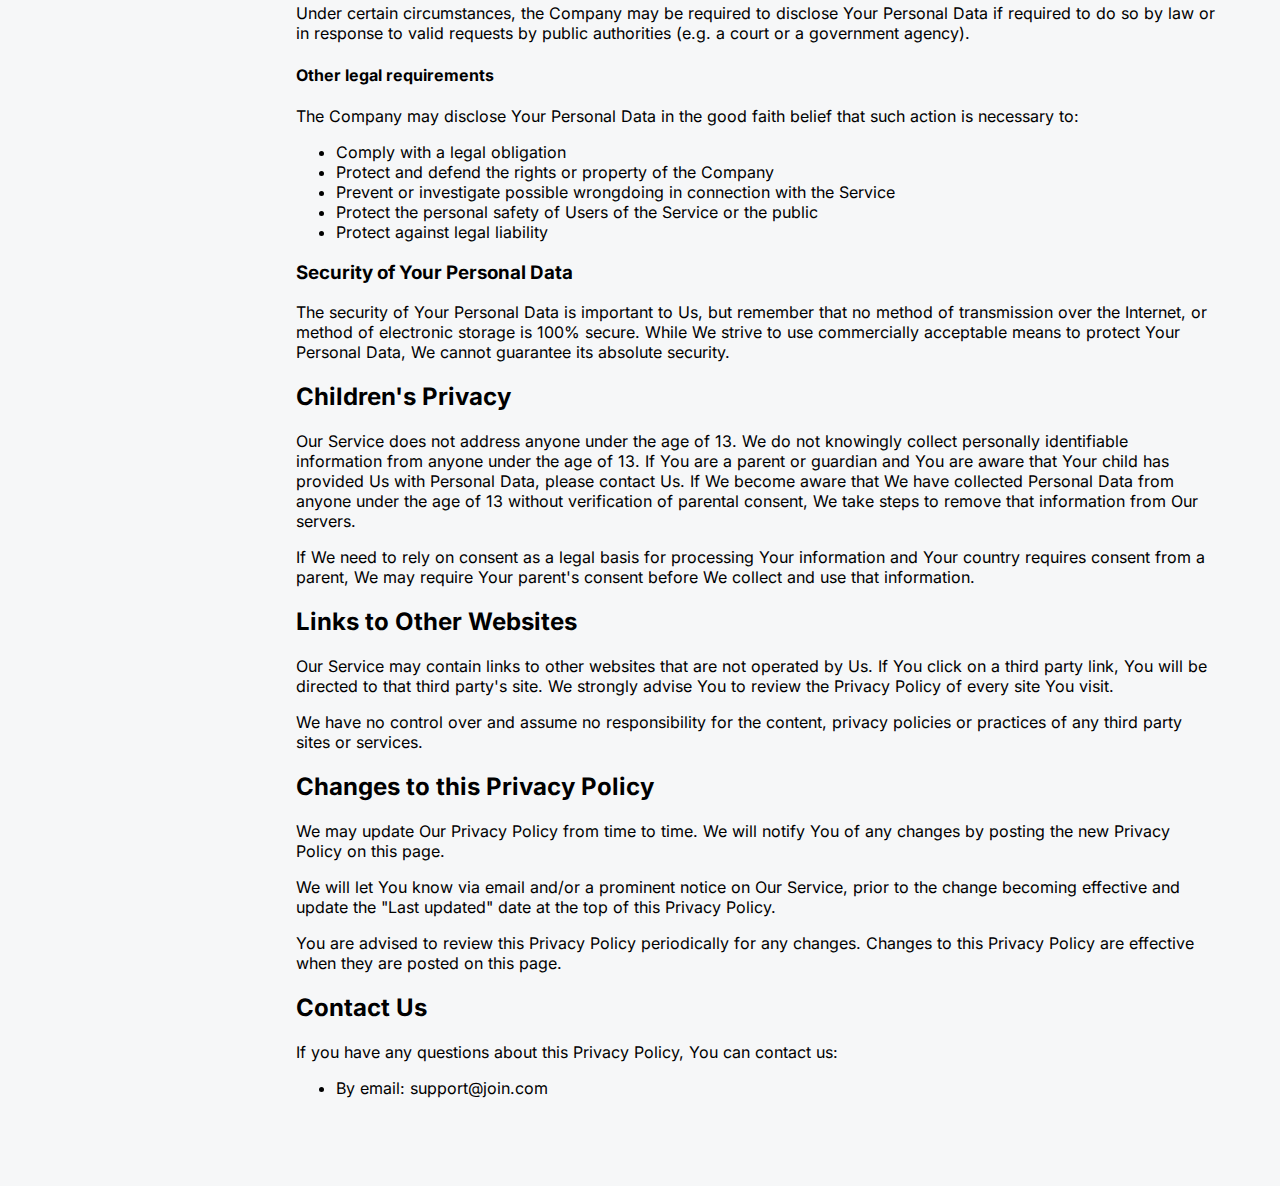
<file: html/privacy.html>
<!DOCTYPE html>
<html lang="en">

<head>
    <meta charset="UTF-8">
    <meta name="viewport" content="width=device-width, initial-scale=1.0">
    <link rel="icon" type="image/png" href="../assets/img/logo_white.png" />
    <link rel="stylesheet" href="../standard.css">
    <link rel="stylesheet" href="../css/header.css">
    <link rel="stylesheet" href="../css/sidebar.css">
    <link rel="stylesheet" href="../css/fonts.css">
    <link rel="stylesheet" href="../css/policy.css">
    <link rel="stylesheet" href="../responsiv/policy_responsiv.css">
    <script src="../script/database.js"></script>
    <script defer src="../script/include.js"></script>
    <script defer src="../script/sidebar.js"></script>
    <script defer src="../script/policy.js"></script>
    <script src="../script/header.js"></script>
    <title>Join</title>
</head>

<body onload="includeHTML()">
    <header>
        <div w3-include-html="header.html"></div>
    </header>

    <aside>
        <div w3-include-html="sidebar.html"></div>
    </aside>

    <main>
        <div>
            <div class="headline-legal">
              <h1 class="headline">Privacy Policy</h1><img class="vector-legal" src="../assets/img/vector.png" alt="" onclick="goBack()">
            </div>
      
            <p>Last updated: September 28, 2024</p>
            <br />
            <div>
              <p>
                This Privacy Policy describes Our policies and procedures on the
                collection, use and disclosure of Your information when You use the
                Service and tells You about Your privacy rights and how the law
                protects You.
              </p>
              <p>
                We use Your Personal data to provide and improve the Service. By using
                the Service, You agree to the collection and use of information in
                accordance with this Privacy Policy.
                <br />
                <br />
                This Privacy Policy has been created with the help of the
                <a
                  href="https://www.termsfeed.com/privacy-policy-generator/"
                  target="_blank"
                  >Privacy Policy Generator</a
                >.
              </p>
            </div>
            <h2>Interpretation and Definitions</h2>
            <h3>Interpretation</h3>
            <p>
              The words of which the initial letter is capitalized have meanings
              defined under the following conditions. The following definitions shall
              have the same meaning regardless of whether they appear in singular or
              in plural.
            </p>
            <h3>Definitions</h3>
            <p>For the purposes of this Privacy Policy:</p>
            <ul>
              <li>
                <p>
                  <strong>Account</strong> means a unique account created for You to
                  access our Service or parts of our Service.
                </p>
              </li>
              <li>
                <p>
                  <strong>Affiliate</strong> means an entity that controls, is
                  controlled by or is under common control with a party, where
                  &quot;control&quot; means ownership of 50% or more of the shares,
                  equity interest or other securities entitled to vote for election of
                  directors or other managing authority.
                </p>
              </li>
              <li>
                <p>
                  <strong>Company</strong> (referred to as either &quot;the
                  Company&quot;, &quot;We&quot;, &quot;Us&quot; or &quot;Our&quot; in
                  this Agreement) refers to Join.
                </p>
              </li>
              <li>
                <p>
                  <strong>Cookies</strong> are small files that are placed on Your
                  computer, mobile device or any other device by a website, containing
                  the details of Your browsing history on that website among its many
                  uses.
                </p>
              </li>
              <li>
                <p><strong>Country</strong> refers to: Niedersachsen, Germany</p>
              </li>
              <li>
                <p>
                  <strong>Device</strong> means any device that can access the Service
                  such as a computer, a cellphone or a digital tablet.
                </p>
              </li>
              <li>
                <p>
                  <strong>Personal Data</strong> is any information that relates to an
                  identified or identifiable individual.
                </p>
              </li>
              <li>
                <p><strong>Service</strong> refers to the Website.</p>
              </li>
              <li>
                <p>
                  <strong>Service Provider</strong> means any natural or legal person
                  who processes the data on behalf of the Company. It refers to
                  third-party companies or individuals employed by the Company to
                  facilitate the Service, to provide the Service on behalf of the
                  Company, to perform services related to the Service or to assist the
                  Company in analyzing how the Service is used.
                </p>
              </li>
              <li>
                <p>
                  <strong>Usage Data</strong> refers to data collected automatically,
                  either generated by the use of the Service or from the Service
                  infrastructure itself (for example, the duration of a page visit).
                </p>
              </li>
              <li>
                <p>
                  <strong>Website</strong> refers to Join, accessible from
                  <a
                    href="http://www.join.com"
                    rel="external nofollow noopener"
                    target="_blank"
                    >http://www.join.com</a
                  >
                </p>
              </li>
              <li>
                <p>
                  <strong>You</strong> means the individual accessing or using the
                  Service, or the company, or other legal entity on behalf of which
                  such individual is accessing or using the Service, as applicable.
                </p>
              </li>
            </ul>
            <h2>Collecting and Using Your Personal Data</h2>
            <h3>Types of Data Collected</h3>
            <h4>Personal Data</h4>
            <p>
              While using Our Service, We may ask You to provide Us with certain
              personally identifiable information that can be used to contact or
              identify You. Personally identifiable information may include, but is
              not limited to:
            </p>
            <ul>
              <li>
                <p>Email address</p>
              </li>
              <li>
                <p>First name and last name</p>
              </li>
              <li>
                <p>Usage Data</p>
              </li>
            </ul>
            <h4>Usage Data</h4>
            <p>Usage Data is collected automatically when using the Service.</p>
            <p>
              Usage Data may include information such as Your Device's Internet
              Protocol address (e.g. IP address), browser type, browser version, the
              pages of our Service that You visit, the time and date of Your visit,
              the time spent on those pages, unique device identifiers and other
              diagnostic data.
            </p>
            <p>
              When You access the Service by or through a mobile device, We may
              collect certain information automatically, including, but not limited
              to, the type of mobile device You use, Your mobile device unique ID, the
              IP address of Your mobile device, Your mobile operating system, the type
              of mobile Internet browser You use, unique device identifiers and other
              diagnostic data.
            </p>
            <p>
              We may also collect information that Your browser sends whenever You
              visit our Service or when You access the Service by or through a mobile
              device.
            </p>
            <h4>Tracking Technologies and Cookies</h4>
            <p>
              We use Cookies and similar tracking technologies to track the activity
              on Our Service and store certain information. Tracking technologies used
              are beacons, tags, and scripts to collect and track information and to
              improve and analyze Our Service. The technologies We use may include:
            </p>
            <ul>
              <li>
                <strong>Cookies or Browser Cookies.</strong> A cookie is a small file
                placed on Your Device. You can instruct Your browser to refuse all
                Cookies or to indicate when a Cookie is being sent. However, if You do
                not accept Cookies, You may not be able to use some parts of our
                Service. Unless you have adjusted Your browser setting so that it will
                refuse Cookies, our Service may use Cookies.
              </li>
              <li>
                <strong>Web Beacons.</strong> Certain sections of our Service and our
                emails may contain small electronic files known as web beacons (also
                referred to as clear gifs, pixel tags, and single-pixel gifs) that
                permit the Company, for example, to count users who have visited those
                pages or opened an email and for other related website statistics (for
                example, recording the popularity of a certain section and verifying
                system and server integrity).
              </li>
            </ul>
            <p>
              Cookies can be &quot;Persistent&quot; or &quot;Session&quot; Cookies.
              Persistent Cookies remain on Your personal computer or mobile device
              when You go offline, while Session Cookies are deleted as soon as You
              close Your web browser. You can learn more about cookies on
              <a
                href="https://www.termsfeed.com/blog/cookies/#What_Are_Cookies"
                target="_blank"
                >TermsFeed website</a
              >
              article.
            </p>
            <p>
              We use both Session and Persistent Cookies for the purposes set out
              below:
            </p>
            <ul>
              <li>
                <p><strong>Necessary / Essential Cookies</strong></p>
                <p>Type: Session Cookies</p>
                <p>Administered by: Us</p>
                <p>
                  Purpose: These Cookies are essential to provide You with services
                  available through the Website and to enable You to use some of its
                  features. They help to authenticate users and prevent fraudulent use
                  of user accounts. Without these Cookies, the services that You have
                  asked for cannot be provided, and We only use these Cookies to
                  provide You with those services.
                </p>
              </li>
              <li>
                <p><strong>Cookies Policy / Notice Acceptance Cookies</strong></p>
                <p>Type: Persistent Cookies</p>
                <p>Administered by: Us</p>
                <p>
                  Purpose: These Cookies identify if users have accepted the use of
                  cookies on the Website.
                </p>
              </li>
              <li>
                <p><strong>Functionality Cookies</strong></p>
                <p>Type: Persistent Cookies</p>
                <p>Administered by: Us</p>
                <p>
                  Purpose: These Cookies allow us to remember choices You make when
                  You use the Website, such as remembering your login details or
                  language preference. The purpose of these Cookies is to provide You
                  with a more personal experience and to avoid You having to re-enter
                  your preferences every time You use the Website.
                </p>
              </li>
            </ul>
            <p>
              For more information about the cookies we use and your choices regarding
              cookies, please visit our Cookies Policy or the Cookies section of our
              Privacy Policy.
            </p>
            <h3>Use of Your Personal Data</h3>
            <p>The Company may use Personal Data for the following purposes:</p>
            <ul>
              <li>
                <p>
                  <strong>To provide and maintain our Service</strong>, including to
                  monitor the usage of our Service.
                </p>
              </li>
              <li>
                <p>
                  <strong>To manage Your Account:</strong> to manage Your registration
                  as a user of the Service. The Personal Data You provide can give You
                  access to different functionalities of the Service that are
                  available to You as a registered user.
                </p>
              </li>
              <li>
                <p>
                  <strong>For the performance of a contract:</strong> the development,
                  compliance and undertaking of the purchase contract for the
                  products, items or services You have purchased or of any other
                  contract with Us through the Service.
                </p>
              </li>
              <li>
                <p>
                  <strong>To contact You:</strong> To contact You by email, telephone
                  calls, SMS, or other equivalent forms of electronic communication,
                  such as a mobile application's push notifications regarding updates
                  or informative communications related to the functionalities,
                  products or contracted services, including the security updates,
                  when necessary or reasonable for their implementation.
                </p>
              </li>
              <li>
                <p>
                  <strong>To provide You</strong> with news, special offers and
                  general information about other goods, services and events which we
                  offer that are similar to those that you have already purchased or
                  enquired about unless You have opted not to receive such
                  information.
                </p>
              </li>
              <li>
                <p>
                  <strong>To manage Your requests:</strong> To attend and manage Your
                  requests to Us.
                </p>
              </li>
              <li>
                <p>
                  <strong>For business transfers:</strong> We may use Your information
                  to evaluate or conduct a merger, divestiture, restructuring,
                  reorganization, dissolution, or other sale or transfer of some or
                  all of Our assets, whether as a going concern or as part of
                  bankruptcy, liquidation, or similar proceeding, in which Personal
                  Data held by Us about our Service users is among the assets
                  transferred.
                </p>
              </li>
              <li>
                <p>
                  <strong>For other purposes</strong>: We may use Your information for
                  other purposes, such as data analysis, identifying usage trends,
                  determining the effectiveness of our promotional campaigns and to
                  evaluate and improve our Service, products, services, marketing and
                  your experience.
                </p>
              </li>
            </ul>
            <p>We may share Your personal information in the following situations:</p>
            <ul>
              <li>
                <strong>With Service Providers:</strong> We may share Your personal
                information with Service Providers to monitor and analyze the use of
                our Service, to contact You.
              </li>
              <li>
                <strong>For business transfers:</strong> We may share or transfer Your
                personal information in connection with, or during negotiations of,
                any merger, sale of Company assets, financing, or acquisition of all
                or a portion of Our business to another company.
              </li>
              <li>
                <strong>With Affiliates:</strong> We may share Your information with
                Our affiliates, in which case we will require those affiliates to
                honor this Privacy Policy. Affiliates include Our parent company and
                any other subsidiaries, joint venture partners or other companies that
                We control or that are under common control with Us.
              </li>
              <li>
                <strong>With business partners:</strong> We may share Your information
                with Our business partners to offer You certain products, services or
                promotions.
              </li>
              <li>
                <strong>With other users:</strong> when You share personal information
                or otherwise interact in the public areas with other users, such
                information may be viewed by all users and may be publicly distributed
                outside.
              </li>
              <li>
                <strong>With Your consent</strong>: We may disclose Your personal
                information for any other purpose with Your consent.
              </li>
            </ul>
            <h3>Retention of Your Personal Data</h3>
            <p>
              The Company will retain Your Personal Data only for as long as is
              necessary for the purposes set out in this Privacy Policy. We will
              retain and use Your Personal Data to the extent necessary to comply with
              our legal obligations (for example, if we are required to retain your
              data to comply with applicable laws), resolve disputes, and enforce our
              legal agreements and policies.
            </p>
            <p>
              The Company will also retain Usage Data for internal analysis purposes.
              Usage Data is generally retained for a shorter period of time, except
              when this data is used to strengthen the security or to improve the
              functionality of Our Service, or We are legally obligated to retain this
              data for longer time periods.
            </p>
            <h3>Transfer of Your Personal Data</h3>
            <p>
              Your information, including Personal Data, is processed at the Company's
              operating offices and in any other places where the parties involved in
              the processing are located. It means that this information may be
              transferred to — and maintained on — computers located outside of Your
              state, province, country or other governmental jurisdiction where the
              data protection laws may differ than those from Your jurisdiction.
            </p>
            <p>
              Your consent to this Privacy Policy followed by Your submission of such
              information represents Your agreement to that transfer.
            </p>
            <p>
              The Company will take all steps reasonably necessary to ensure that Your
              data is treated securely and in accordance with this Privacy Policy and
              no transfer of Your Personal Data will take place to an organization or
              a country unless there are adequate controls in place including the
              security of Your data and other personal information.
            </p>
            <h3>Delete Your Personal Data</h3>
            <p>
              You have the right to delete or request that We assist in deleting the
              Personal Data that We have collected about You.
            </p>
            <p>
              Our Service may give You the ability to delete certain information about
              You from within the Service.
            </p>
            <p>
              You may update, amend, or delete Your information at any time by signing
              in to Your Account, if you have one, and visiting the account settings
              section that allows you to manage Your personal information. You may
              also contact Us to request access to, correct, or delete any personal
              information that You have provided to Us.
            </p>
            <p>
              Please note, however, that We may need to retain certain information
              when we have a legal obligation or lawful basis to do so.
            </p>
            <h3>Disclosure of Your Personal Data</h3>
            <h4>Business Transactions</h4>
            <p>
              If the Company is involved in a merger, acquisition or asset sale, Your
              Personal Data may be transferred. We will provide notice before Your
              Personal Data is transferred and becomes subject to a different Privacy
              Policy.
            </p>
            <h4>Law enforcement</h4>
            <p>
              Under certain circumstances, the Company may be required to disclose
              Your Personal Data if required to do so by law or in response to valid
              requests by public authorities (e.g. a court or a government agency).
            </p>
            <h4>Other legal requirements</h4>
            <p>
              The Company may disclose Your Personal Data in the good faith belief
              that such action is necessary to:
            </p>
            <ul>
              <li>Comply with a legal obligation</li>
              <li>Protect and defend the rights or property of the Company</li>
              <li>
                Prevent or investigate possible wrongdoing in connection with the
                Service
              </li>
              <li>
                Protect the personal safety of Users of the Service or the public
              </li>
              <li>Protect against legal liability</li>
            </ul>
            <h3>Security of Your Personal Data</h3>
            <p>
              The security of Your Personal Data is important to Us, but remember that
              no method of transmission over the Internet, or method of electronic
              storage is 100% secure. While We strive to use commercially acceptable
              means to protect Your Personal Data, We cannot guarantee its absolute
              security.
            </p>
            <h2>Children's Privacy</h2>
            <p>
              Our Service does not address anyone under the age of 13. We do not
              knowingly collect personally identifiable information from anyone under
              the age of 13. If You are a parent or guardian and You are aware that
              Your child has provided Us with Personal Data, please contact Us. If We
              become aware that We have collected Personal Data from anyone under the
              age of 13 without verification of parental consent, We take steps to
              remove that information from Our servers.
            </p>
            <p>
              If We need to rely on consent as a legal basis for processing Your
              information and Your country requires consent from a parent, We may
              require Your parent's consent before We collect and use that
              information.
            </p>
            <h2>Links to Other Websites</h2>
            <p>
              Our Service may contain links to other websites that are not operated by
              Us. If You click on a third party link, You will be directed to that
              third party's site. We strongly advise You to review the Privacy Policy
              of every site You visit.
            </p>
            <p>
              We have no control over and assume no responsibility for the content,
              privacy policies or practices of any third party sites or services.
            </p>
            <h2>Changes to this Privacy Policy</h2>
            <p>
              We may update Our Privacy Policy from time to time. We will notify You
              of any changes by posting the new Privacy Policy on this page.
            </p>
            <p>
              We will let You know via email and/or a prominent notice on Our Service,
              prior to the change becoming effective and update the &quot;Last
              updated&quot; date at the top of this Privacy Policy.
            </p>
            <p>
              You are advised to review this Privacy Policy periodically for any
              changes. Changes to this Privacy Policy are effective when they are
              posted on this page.
            </p>
            <h2>Contact Us</h2>
            <p>
              If you have any questions about this Privacy Policy, You can contact us:
            </p>
            <ul>
              <li>By email: support@join.com</li>
            </ul>
            <br />
            <br />
          </div>
    </main>
    
</body>

</html>
</file>
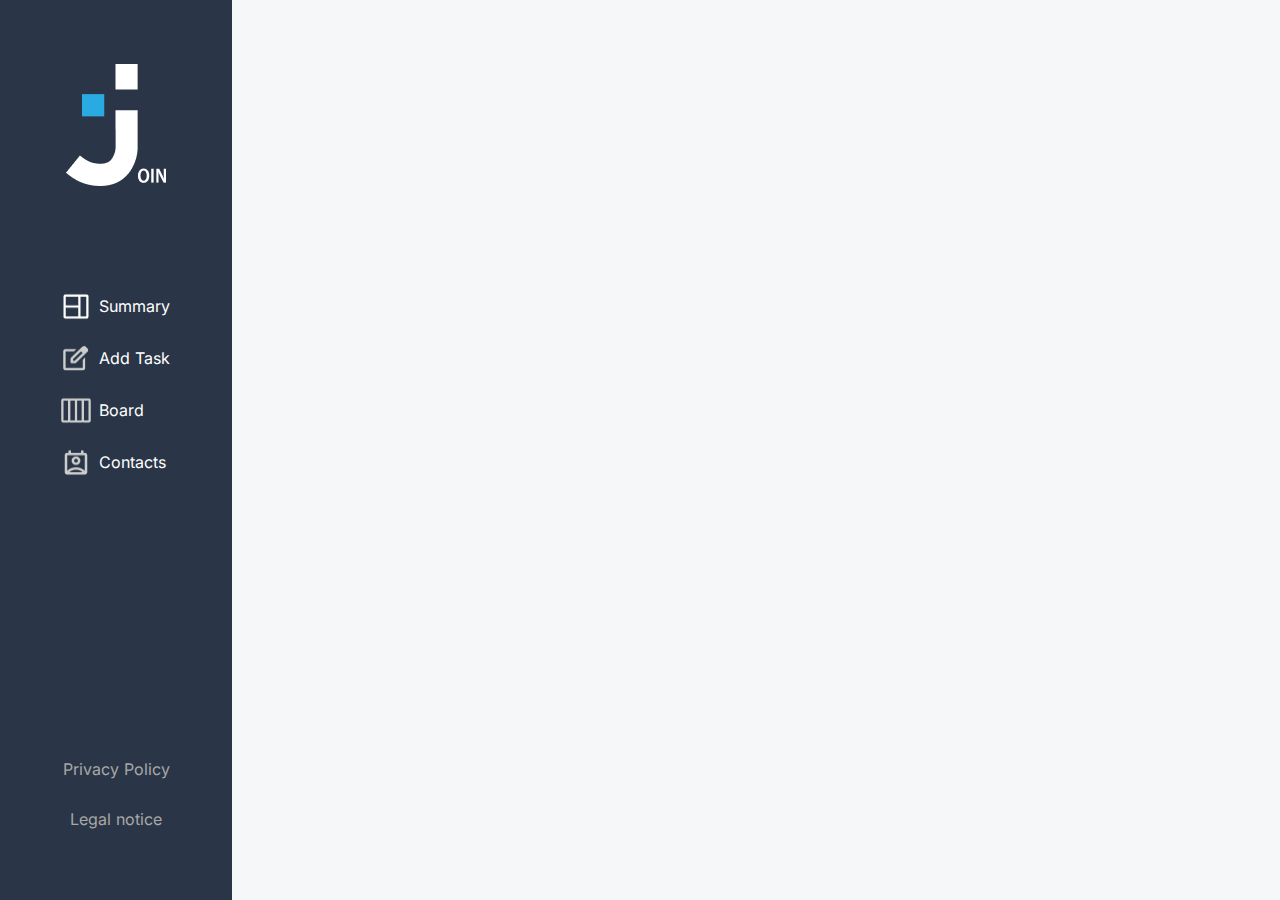
<file: html/sidebar.html>
<!DOCTYPE html>
<html lang="en">

<head>
  <meta charset="UTF-8" />
  <meta name="viewport" content="width=device-width, initial-scale=1.0" />
  <link rel="icon" type="image/png" href="../assets/img/logo_white.png" />
  <link rel="stylesheet" href="../css/sidebar.css" />
  <link rel="stylesheet" href="../css/fonts.css">
  <link rel="stylesheet" href="../standard.css">
  <link rel="stylesheet" href="../responsiv/sidebar_responsiv.css">
  <script src="../script/database.js"></script>
  <script src="../script/header.js"></script>
  <script defer src="../script/include.js"></script>
  <script defer src="../script/sidebar.js"></script>
  <script src="../script.js"></script>
  <title>Join</title>
</head>

<body>
  <section class="sidebar-section">
    <div class="sidebar-content">
      <div class="logo d-flex width100">
        <div class="image-sidebar">
          <img src="/assets/img/logo_white.png" alt="Logo"/>
        </div>
        <div id="sidebar-menu" class="sidebar-menu width100">
          <div class="menu-link width100">
            <a onclick="includeHTML()" id="menu-summary" class="menu-content d-flex" href="/html/summary.html">
              <img src="/assets/icon/summary.png" alt="Summary">
              <p>Summary</p>
            </a>
          </div>
          <div class="menu-link width100">
            <a onclick="includeHTML()" id="menu-addTask" class="menu-content d-flex" href="/html/addTask.html">
              <img src="/assets/icon/add_task.png" alt="Add Task">
              <p>Add Task</p>
            </a>
          </div>
          <div class="menu-link width100">
            <a onclick="includeHTML()" id="menu-board" class="menu-content d-flex" href="/html/board.html">
              <img src="/assets/icon/board.png" alt="Board">
              <p>Board</p>
            </a>
          </div>
          <div class="menu-link width100">
            <a onclick="includeHTML()" id="menu-contacts" class="menu-content d-flex" href="/html/contacts.html">
              <img src="/assets/icon/contacts.png" alt="Contacts">
              <p>Contacts</p>
            </a>
          </div>
        </div>
      </div>
      <div class="info width100 d-flex">
        <a onclick="includeHTML()" id="menu-privacy" href="/html/privacy.html">
          <p>Privacy Policy</p>
        </a>
        <a onclick="includeHTML()" id="menu-legal" href="/html/legalnotice.html">
          <p>Legal notice</p>
        </a>
      </div>
    </div>
  </section>
</body>

</html>
</file>
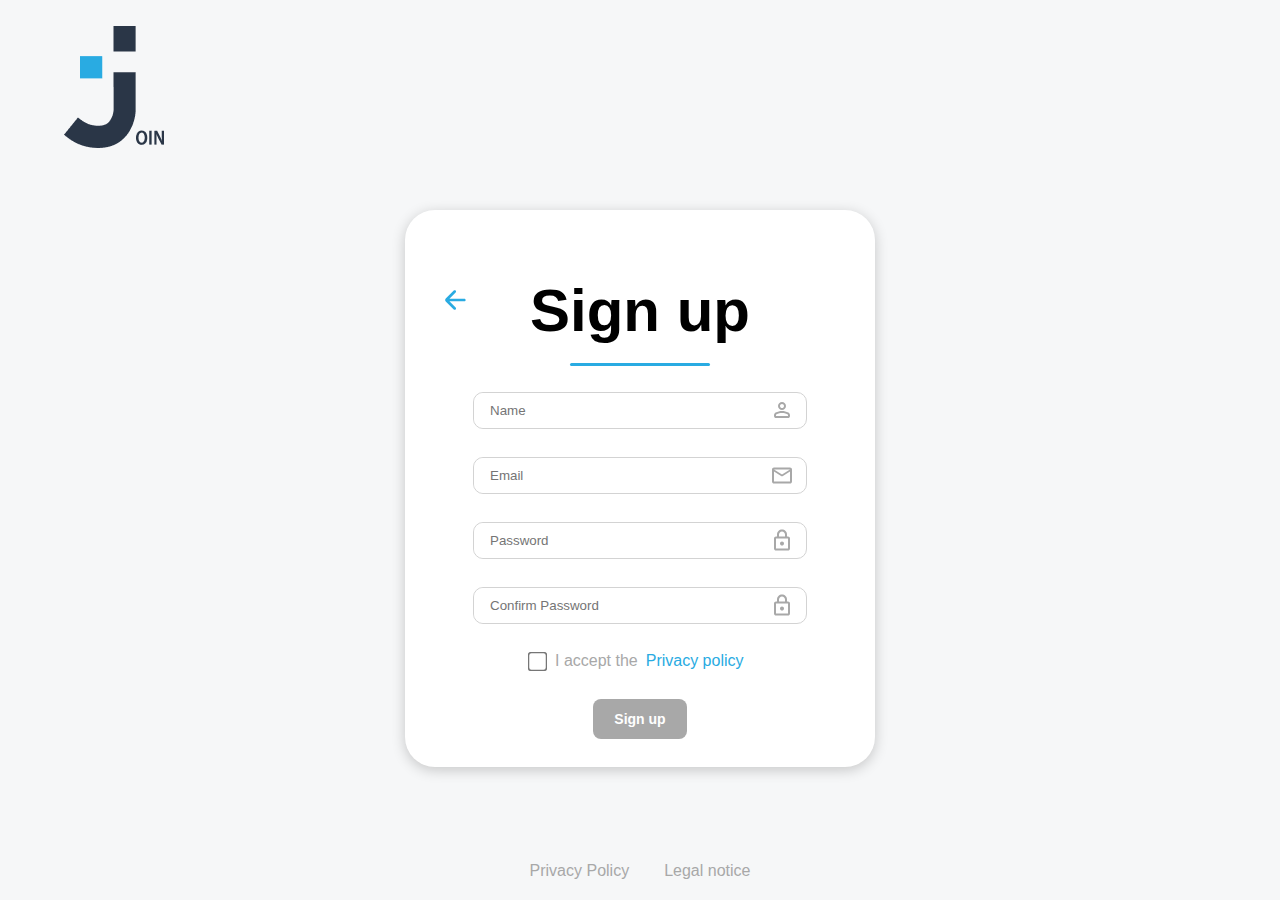
<file: html/signUp.html>
<!DOCTYPE html>
<html lang="en">

<head>
  <meta charset="UTF-8">
  <meta name="viewport" content="width=device-width, initial-scale=1.0">
  <link rel="icon" type="image/png" href="../assets/img/logo_white.png" />
  <link rel="stylesheet" href="../standard.css">
  <link rel="stylesheet" href="../css/signUp.css">
  <link rel="stylesheet" href="../css/animation.css">
  <link rel="stylesheet" href="../responsiv/signUp-responsiv.css">
  <script src="../script/animation.js"></script>
  <script src="../script/signUp.js"></script>
  <script src="../script/database.js"></script>
  <script src="../script/contacts.js"></script>
  <script src="../script/database.js"></script>
  <title>Join</title>
</head>

<body id="registrationBody">
  <header class="d-flex-x">
    <section class="header width100">
      <div class="sign-up-header">
        <img src="../assets/img/logo_blue.png" alt="Logo">
      </div>
    </section>
  </header>
  <main id="registrationMain">
    <section class="d-flex width100 content">
      <div class="sign-up-container d-flex-x">
        <div>
          <div class="arrow">
            <a href="../index.html"><img id="stop" src="../assets/icon/arrow-left-line.svg" alt="Back"></a>
          </div>
          <div class="register-headline width100">
            <h1>Sign up</h1>
            <div class="underline"></div>
          </div>
        </div>
        <div>
          <form onsubmit="registrationUser(); return false;">
            <div class="input-content">
              <input onkeyup="validateForm()" class="input" placeholder="Name" type="text" id="name" required>
              <img src="../assets/icon/person.svg" alt="Text">
            </div>
            <div class="input-content">
              <input onkeyup="validateForm()" class="input" placeholder="Email" type="email" id="email" required>
              <img src="../assets/icon/mail.svg" alt="Email">
            </div>
            <div id="inputPassword" class="input-content">
              <input onkeyup="validateForm(); validateInputValue(); passwortInput()" class="input" minlength="5"
                placeholder="Password" type="password" id="password" required>
              <img id="passwordImage" onclick="togglePasswordVisibility('password')" src="../assets/icon/lock.svg"
                alt="Lock">
            </div>
            <div>
              <div id="inputConfirmPassword" class="input-content">
                <input onkeyup="validateForm(); validateInputValue(); confirmInput()" class="input" minlength="5"
                  placeholder="Confirm Password" type="password" id="confirmPassword" required>
                <img id="confirmPasswordImage" onclick="togglePasswordVisibility('confirmPassword')"
                  src="../assets/icon/lock.svg" alt="Lock">
              </div>
              <div id="error" class="msg-box d-none ">
                <span>Your password don`t match. Please try again</span>
              </div>
            </div>
            <div class="checkbox d-flex-y">
              <input onchange="validateForm()" id="checkbox" type="checkbox" required><span class="grey">I accept
                the</span>
              <span><a class="blue" href="../html/privacy.html">Privacy policy</a></span>
            </div>
            <div class="d-flex-x">
              <button id="registrationButton" class="disable-btn" disabled>Sign up</button>
            </div>
          </form>
        </div>
      </div>
      <div id="popUp" class="registration-popup d-flex d-none">
        <div class="popup-content d-flex">
          <span>You Signed Up successfully</span>
        </div>
      </div>
    </section>
  </main>
  <footer class="d-flex-x">
    <section class="content">
      <div class="info-notice d-flex">
        <a href="./html/privacy.html">Privacy Policy</a>
        <a href="./html/legalnotice.html">Legal notice</a>
      </div>
    </section>
  </footer>
</body>

</html>
</file>
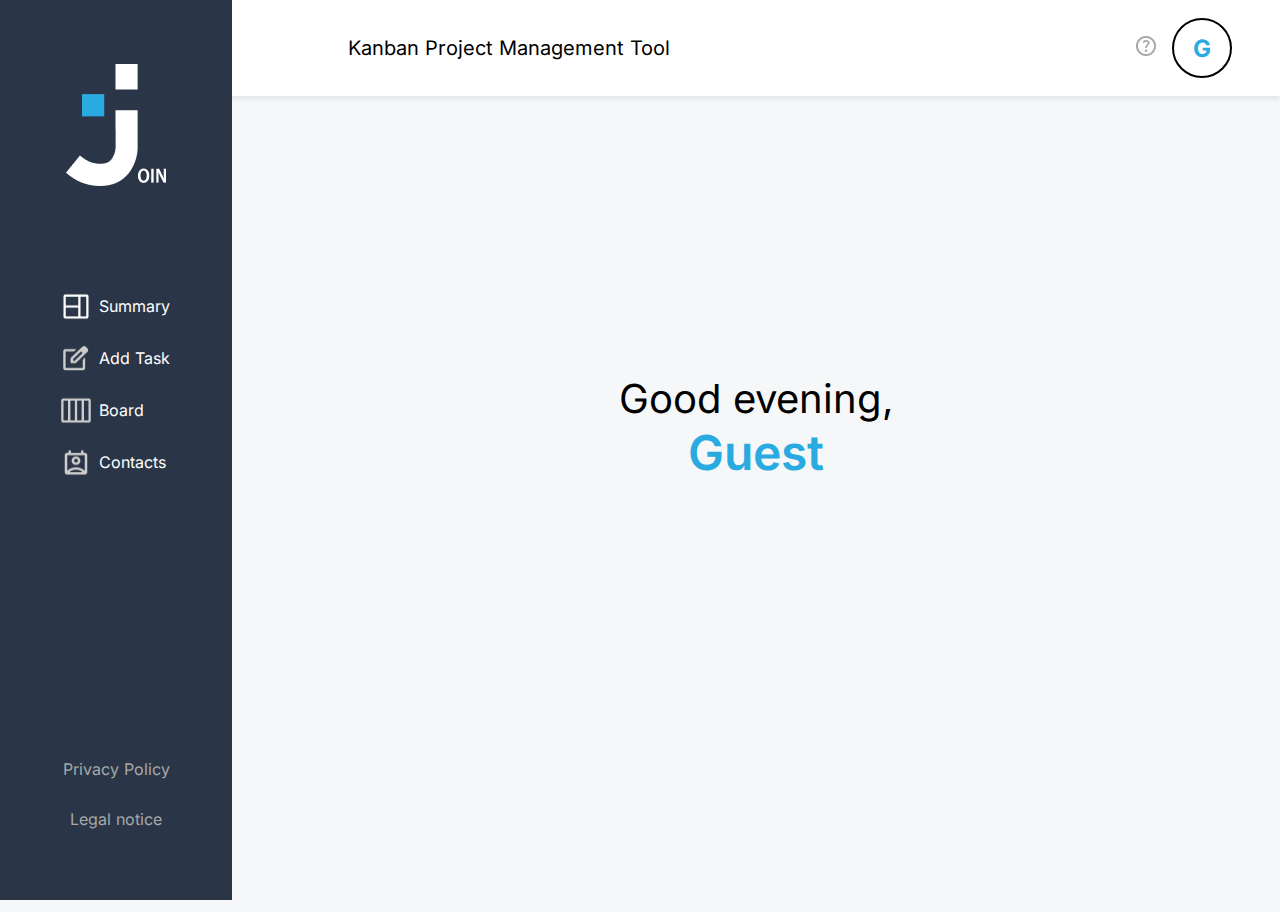
<file: html/summary.html>
<!DOCTYPE html>
<html lang="en">

<head>
    <meta charset="UTF-8">
    <meta name="viewport" content="width=device-width, initial-scale=1.0">
    <link rel="icon" type="image/png" href="../assets/img/logo_white.png" />
    <link rel="stylesheet" href="../standard.css">
    <link rel="stylesheet" href="../css/header.css">
    <link rel="stylesheet" href="../css/sidebar.css">
    <link rel="stylesheet" href="../css/fonts.css">
    <link rel="stylesheet" href="../css/summary.css">
    <link rel="stylesheet" href="../responsiv/header_responsiv.css">
    <link rel="stylesheet" href="../responsiv/sidebar_responsiv.css">
    <link rel="stylesheet" href="../responsiv/summary_responsiv.css">
    <script defer src="../script/include.js"></script>
    <script defer src="../script/sidebar.js"></script>
    <script src="../script/summary.js"></script>
    <script src="../script/database.js"></script>
    <script src="../script/header.js"></script>
    <script src="../script.js"></script>
    <title>Join - Summary</title>
</head>

<body onresize="animationSummaryResponsive()" onload="includeHTML(); onloadFuncSummary()">
    <header>
        <div w3-include-html="header.html"></div>
    </header>
    <aside>
        <div w3-include-html="sidebar.html"></div>
    </aside>
    <main>
        <section class="summary-container">
            <div id="header-summary" class="header-summary d-flex-y">
                <h1 class="headline-summary">Join 360</h1>
                <div class="vertical-line-blue"></div>
                <span class="headline-right">Key Metrics at a Glance</span>
                <div class="horizontal-line-blue d-none"></div>
            </div>
            <div class="main-summary d-flex-y">
                <div id="ctn-tasks-summary" class="ctn-tasks-summary d-flex">
                    <div class="main-summary-top d-flex">
                        <a href="../html/board.html#ctn-cards-todo"
                            class="summary-done d-flex ctn-tasks gap-20 ctn-task-middle">
                            <img id="img-pencil" class="img img-pencil" src="../assets/img/pencilDark.svg"
                                alt="Image Pencil">
                            <div class="summary-task d-flex">
                                <span id="summary-todo-counter" class="counter"></span>
                                <span class="text-counter">To-do</span>
                            </div>
                        </a>
                        <a href="../html/board.html#ctn-cards-done"
                            class="summary-done d-flex ctn-tasks gap-20 ctn-task-middle">
                            <img id="imgCheck" class="img img-check" src="../assets/img/checkDark.svg" alt="imageCheck">
                            <div class="summary-task d-flex">
                                <span id="summary-done-counter" class="counter"></span>
                                <span class="text-counter">Done</span>
                            </div>
                        </a>
                    </div>
                    <div class="main-summary-middle d-flex ctn-tasks ctn-task-large">
                        <a href="../html/board.html" class="main-summary-middle-left d-flex gap-20">
                            <img id="img-check" class="img" src="../assets/img/urgent.svg" alt="imageUrgent">
                            <div class="summary-task d-flex">
                                <span id="summary-urgent-counter" class="counter"></span>
                                <span class="text-counter">Urgent</span>
                            </div>
                        </a>
                        <div class="vertical-line-grey"></div>
                        <a href="../html/board.html" id="main-summary-middle-right"
                            class="main-summary-middle-right d-flex">
                            <span id="date-upcoming-deadline" class="date-upcoming-deadline"></span>
                            <span class="text-deadline">Upcoming Dealine</span>
                        </a>
                    </div>
                    <div class="main-summary-bottom d-flex">
                        <a href="../html/board.html"
                            class="summary-tasks-in-board d-flex ctn-tasks ctn-task-smal task-bottom-summary">
                            <span id="tasks-in-board-counter" class="counter"></span>
                            <span class="text-counter">Tasks in <br>Board</span>
                        </a>
                        <a href="../html/board.html#ctn-cards-in-progress"
                            class="summary-tasks-in-progress d-flex ctn-tasks ctn-task-smal task-bottom-summary">
                            <span id="tasks-in-progress-counter" class="counter"></span>
                            <span class="text-counter">Tasks in<br>Progress</span>
                        </a>
                        <a href="../html/board.html#ctn-cards-await-feedback"
                            class="summary-feedback d-flex ctn-tasks ctn-task-smal task-bottom-summary">
                            <span id="feedback-counter" class="counter"></span>
                            <span class="text-counter">Awaiting<br>Feedback</span>
                        </a>
                    </div>
                </div>
                <div id="greeting-summary" class="greeting-summary greeting-hide d-flex">
                    <div class="ctn-greeting d-flex-x">
                        <span id="daytime-greeting" class="daytime-greeting"></span>
                        <span id="user-greeting" class="user-greeting"></span>
                    </div>
                </div>
            </div>
        </section>
    </main>
</body>

</html>
</file>
<file: css/animation.css>
.animation {
  display: flex;
  justify-content: center;
  align-items: center;
  width: 100%;
  height: 100vh;
  position: absolute;
  z-index: -1;
}

.animation-content {
  display: flex;
  justify-content: center;
  align-items: center;
  animation: hide-Container 1.2s ease-in-out 0.3s forwards;
}

.animation-content img {
  width: 65%;
  padding: 30px;
  animation: logo-Change 0.2s ease-in-out 0.3s forwards;
}

.animation-mobil {
  display: flex;
  justify-content: center;
  align-items: center;
  width: 100%;
  height: 100vh;
  position: absolute;
  z-index: -1;
  background-color: var(--darkblue);
  animation: background-Change 1.2s ease-in-out 0.3s forwards;
}

.animation-content-mobil {
  display: flex;
  justify-content: center;
  align-items: center;
  animation: Container-mobil 1.2s ease-in-out 0.3s forwards;
}

.animation-content-mobil img {
  width: 40%;
  padding: 30px;
  animation: logo-Change-Mobil 0.2s ease-in-out 0.3s forwards;
}

.animation-stopped .animation-content {
  transform: translate(-42vw, -39vh);
  transition: none;
  animation-play-state: paused;
}

.animation-mobil-stopped .animation-content-mobil {
  transform: translate(-35vw, -40vh);
  transition: none;
  animation-play-state: paused;
}

.animation.stopped img {
  content: url('../assets/img/logo_blue.png');
}

@keyframes logo-Change {
  0% {
    content: url('../assets/img/logo_white.png');
  }

  100% {
    content: url('../assets/img/logo_blue.png');
  }
}

@keyframes hide-Container {
  0% {
    transform: translate(0, 0);
  }

  100% {
    transform: translate(-42vw, -39vh);
  }
}

@keyframes background-Change {
  0% {
    background-color: var(--darkblue);
  }
  100% {
    background-color: transparent;
  }
}

@keyframes logo-Change-Mobil {
  0% {
    content: url('../assets/img/logo_white.png');
  }

  100% {
    content: url('../assets/img/logo_blue.png');
  }
}

@keyframes Container-mobil {
  0% {
    transform: translate(0, 0);
  }

  100% {
    transform: translate(-35vw, -40vh);
  }
}
</file>
<file: standard.css>
body {
  margin: 0;
  box-sizing: border-box;
  scroll-behavior: smooth;
  background-color: var(--lightgrey);
  font-family: 'Inter', sans-serif;
}

:root {
  --darkblue: #2a3647;
  --darkblueMenu: #091931;
  --lightblue: #29abe2;
  --blue: #0038ff;
  --bluelight: #1fd7c1;
  --textwhite: #ffffff;
  --textblack: #000000;
  --middlegrey: #d1d1d1;
  --lightgrey: #f6f7f8;
  --red: #ff3d00;
  --bluehover: #29ABE2;
  --green: #7ae229;
  --orange: #ffa800;
  --grey: #A8A8A8;
  --bluegrey: #2e3d51;
}


.headerline {
  font-size: 60px;
  font-weight: 700;
}

.btn {
  border-radius: 10px;
  padding-left: 8px;
  padding-right: 8px;
}

.d-flex {
  display: flex;
  justify-content: center;
  align-items: center;
}

.width100 {
  width: 100%;
}

.height100 {
  height: 100%;
}

.d-flex-x {
  display: flex;
  justify-content: center;
}

.d-flex-y {
  display: flex;
  align-items: center;
}

.d-none {
  display: none !important;
}

.border-unset {
  border: unset;
}

.padding-left20 {
  padding-left: 20px;
}

.padding-right20 {
  padding-right: 20px;
}

.padding20 {
  padding: 20px;
}

.margin0 {
  margin: 0;
}

a {
  text-decoration: none;
}

.headline {
  font-size: 60px;
  font-weight: 700;
}

content {
  max-width: 1440px;
}

body {
  --sb-track-color: transparent;
  --sb-thumb-color: var(--middlegrey);
  --sb-size: 5px;
  --sb-horizontal-size: 5px;
}

body::-webkit-scrollbar {
  width: var(--sb-size);
  height: var(--sb-horizontal-size);
}

body::-webkit-scrollbar-track {
  background: var(--sb-track-color);
  border-radius: 0px;
}

body::-webkit-scrollbar-thumb {
  background: var(--sb-thumb-color);
  border-radius: 16px;
}

::-webkit-scrollbar {
  width: var(--sb-size);
  height: var(--sb-horizontal-size);
}

::-webkit-scrollbar-track {
  background: var(--sb-track-color);
  border-radius: 0px;
}

::-webkit-scrollbar-thumb {
  background: var(--middlegrey);
  border-radius: 16px;
}

@supports not selector(::-webkit-scrollbar) {
  body {
    scrollbar-color: var(--sb-thumb-color) var(--sb-track-color);
  }
}
</file>
<file: css/login.css>
#loginBody {
  display: flex;
  flex-direction: column;
  height: 100vh;
}

.login-header {
  display: flex;
  justify-content: end;
  padding: 32px 64px 0px;
}

.sign-up-content {
  gap: 35px;
  height: 49px;
}

.sign-up-content a {
  display: flex;
  justify-content: center;
  align-items: center;
  background-color: var(--darkblue);
  height: 49px;
  width: 91px;
  border-radius: 8px;
  font-weight: 700;
  color: var(--textwhite);
}

.sign-up-content a:hover {
  transform: scale(1.01);
  background-color: var(--bluehover);
  filter: drop-shadow(0px 4px 2px rgba(0, 0, 0, 0.3));
}

.login-section {
  flex: 1;
}

.login {
  flex-direction: column;
  margin-top: 54px;
  width: 470px;
  border-radius: 30px;
  box-shadow: 0px 3px 14px rgba(0, 0, 0, 0.2);
  background-color: white;
}

.login-content {
  display: flex;
  flex-direction: column;
  align-items: center;
  padding-bottom: 26px;
}

.login-content h1 {
  margin: 0;
  padding-top: 30px;
  padding-bottom: 18px;
  font-size: 60px;
  font-weight: 700;
}

.underline {
  width: 60px;
  height: 3px;
  background-color: var(--lightblue);
  border-radius: 2px;
}

form {
  display: flex;
  flex-direction: column;
  gap: 28px;
  padding: 0 68px 28px;
}

.checkbox {
  padding-left: 24px;
  gap: 8px;
}

.checkbox input {
  transform: scale(1.5);
  cursor: pointer;
}

.login-buttons {
  display: flex;
  gap: 35px;
  padding-bottom: 30px;
}

.login-in {
  background-color: var(--darkblue);
  height: 40px;
  width: 94px;
  border-radius: 8px;
  font-size: 14px;
  font-weight: 700;
  color: var(--textwhite);
  cursor: pointer;
}

.login-in:hover {
  transform: scale(1.01);
  background-color: var(--bluehover);
  filter: drop-shadow(0px 4px 2px rgba(0, 0, 0, 0.3));
  border: none;
}

.guest-log {
  background-color: var(--textwhite);
  height: 38px;
  width: 140px;
  border: 1px solid black;
  border-radius: 8px;
  font-size: 14px;
  font-weight: 700;
  color: var(--darkblue);
}

.guest-log:hover {
  transform: scale(1.01);
  color: var(--bluehover);
  filter: drop-shadow(0px 4px 2px rgba(0, 0, 0, 0.3));
  border-color: var(--bluehover);
} 

.info-notice {
  margin-top: 80px;
  padding-bottom: 20px;
  display: flex;
  gap: 35px;
}

.info-notice a {
  color: var(--grey);
}

.info-notice a:hover {
  color: var(--lightblue);
  transform: scale(1.06);
}
</file>
<file: css/signUp.css>
#registrationBody {
  display: flex;
  flex-direction: column;
  height: 100vh;
}

.header {
  max-width: 1920px !important;
}

#registrationMain {
  display: flex;
  justify-content: center;
  align-items: center;
  flex: 1;
}

.sign-up-header {
  display: flex;
  justify-content: space-between;
  padding: 26px 64px 0px;
}

.sign-up-container {
  flex-direction: column;
  margin-top: 46px;
  width: 470px;
  border-radius: 30px;
  box-shadow: 0px 3px 14px rgba(0, 0, 0, 0.2);
  background-color: white;
}

.arrow {
  position: relative;
  top: 74px;
  left: 34px;
  width: 7%;
}

.register-headline {
  display: flex;
  flex-direction: column;
  align-items: center;
  padding-bottom: 26px;
}

.content h1 {
  margin: 0;
  padding-top: 30px;
  padding-bottom: 18px;
  font-size: 60px;
  font-weight: 700;
}

.underline {
  width: 140px;
  height: 3px;
  background-color: var(--lightblue);
  border-radius: 2px;
}

form {
  display: flex;
  flex-direction: column;
  gap: 28px;
  padding: 0 68px 28px;
}

.input-content {
  display: flex;
  justify-content: space-between;
  align-items: center;
  border: 1px solid lightgray;
  border-radius: 10px;
}

.input-content img {
  padding-right: 12px;
  cursor: pointer;
}

.input-content input {
  width: 100%;
  border: none !important;
}

.input {
  border-radius: 10px;
  padding: 10px 16px;
  border: 1px solid lightgrey;
  cursor: pointer;
  outline: none;
}

.msg-box {
  margin: 0px;
  border-color: var(--red) !important;
}

.msg-span {
  margin-top: 8px;
  font-size: 12px;
  border-color: var(--red) !important;
  color: var(--red);
}

.checkbox {
  padding-left: 54px;
  gap: 8px;
}

.checkbox input {
  transform: scale(1.5);
  cursor: pointer;
}

.grey {
  color: var(--grey);
}

.blue {
  cursor: pointer;
  color: var(--lightblue);
}

.blue:hover {
  transform: scale(1.04);
  text-decoration: underline;
  text-underline-offset: 4px;
}

.disable-btn {
  background-color: var(--grey);
  height: 40px;
  width: 94px;
  border-radius: 8px;
  font-size: 14px;
  font-weight: 700;
  color: var(--textwhite);
  border: none;
}

.sign-up-btn {
  background-color: var(--darkblue);
  height: 40px;
  width: 94px;
  border-radius: 8px;
  font-size: 14px;
  font-weight: 700;
  color: var(--textwhite);
}

.sign-up-btn:hover {
  transform: scale(1.01);
  background-color: var(--bluehover);
  filter: drop-shadow(0px 4px 2px rgba(0, 0, 0, 0.3));
  border: none;
}

.info-notice {
  margin-top: 80px;
  padding-bottom: 20px;
  display: flex;
  gap: 35px;
}

.info-notice a {
  color: var(--grey);;
}

.info-notice a:hover {
  color: var(--lightblue);
  transform: scale(1.06);
}

.registration-popup {
  position: absolute;
  width: 100%;
  height: 100%;
  animation: registration-successfull 0.4s ease-in-out 0s 1 normal forwards;
}

@keyframes registration-successfull {
	0% {
		opacity: 0;
		transform: translateY(250px);
	}

	100% {
		opacity: 1;
		transform: translateY(0);
	}
}

.popup-content {
  background-color: var(--darkblue);
  color: var(--textwhite);
  width: 240px;
  height: 40px;
  padding: 10px;
  border-radius: 20px;
}
</file>
<file: responsiv/login-responsiv.css>
@media (max-width: 1000px) {
  .animation-content img {
    width: 40%;
  }

  .login-header {
    display: none;
  }

  .login-mobil {
    display: flex !important;
    justify-content: center;
    margin-top: 20px;
  }

  .login-section {
    margin-top: 88px;
  }

  .login {
    width: 390px;
  }

  form {
    padding: 0 20px 7px;
  }

  .login-buttons {
    flex-direction: column;
    align-items: center;
    gap: 16px;
  }

  .login-in {
    width: 140px;
  }

  .login-in:hover { 
    transform: none;
    background-color: var(--darkblue);
    filter: none;
  }

  .guest-log:hover {
    transform: none;
    color: var(--darkblue);
    filter: none;
    border-color: var(--darkblue);
  }

  .sign-up-content a:hover {
    transform: none;
    background-color: var(--darkblue);
    filter: none;
  }

  .info-notice {
    margin-top: 40px;
  }

  .info-notice a:hover {
    color: var(--grey);
    transform: none;
  }
}

@media (max-width: 430px) {
  .login {
    width: 300px;
  }

  .login-content h1 {
    font-size: 46px;
  }

  .login-in {
    width: 120px;
  }

  .login-buttons a {
    width: 120px;
  }

  .sign-up-content a {
    height: 40px;
  }
}
</file>
<file: css/header.css>
.header-content {
    display: flex;
    justify-content: space-between;
    align-items: center;
    height: 96px;
    padding-right: 40px;
    padding-left: 348px;
    box-shadow: 0px 4px 4px 0px #00000010;
    background-color: var(--textwhite);
    font-size: 20px;
    font-weight: 400;
    color: black;
}

.mobile-logo {
    display: none;
}

.header-right {
    display: flex;
    align-items: center;
    width: 104px;
    height: 56px;
    gap: 16px;
    cursor: pointer;
}

.header-right img:hover {
    transform: scale(1.2);
}

.user-letter {
    display: flex;
    justify-content: center;
    align-items: center;
    border: 2px solid black;
    border-radius: 100%;
    width: 56px;
    height: 56px;
}

.user-letter:hover {
    background-color: var(--lightgrey);
}

.user-letter h2 {
    display: flex;
    justify-content: center;
    align-items: center;
    width: 28px;
    height: 14px;
    color: #29ABE2;
    font-size: 24px;
}

.logout-menu {
    position: absolute;
    right: 20px;
    display: flex;
    flex-direction: column;
    align-items: center;
    gap: 8px;
    background-color: var(--darkblue);
    padding: 10px;
    border-radius: 15px 0px 15px 15px;
    z-index: 1000;
}

.logout {
    width: 150px;
    text-align: center;
    padding: 8px 16px;
}

.show-logout-mobile {
    position: absolute;
    right: 20px;
    display: flex;
    flex-direction: column;
    align-items: center;
    gap: 8px;
    background-color: var(--darkblue);
    padding: 10px;
    border-radius: 15px 0px 15px 15px;
    animation: show 0.5s ease 0s 1 normal forwards;
}

@keyframes show {
    0% {
        opacity: 0;
        transform: translateX(100%);
    }

    100% {
        opacity: 1;
        transform: translateX(0);
    }
}

.exit-logout-mobile {
    animation: end 0.5s ease 0s 1 normal forwards;
}

@keyframes end {
    0% {
        opacity: 1;
        transform: translateX(0px);
    }

    100% {
        opacity: 0;
        transform: translateX(100%);
    }
}

.logout:hover {
    background-color: var(--bluegrey);
}

.logout a {
    width: 100%;
    font-weight: 400;
    color: var(--grey);
    cursor: pointer;
}
</file>
<file: css/sidebar.css>
.sidebar-content {
  position: fixed;
  top: 0;
  display: flex;
  flex-direction: column;
  justify-content: space-between;
  align-items: center;
  width: 232px;
  height: 100vh;
  background-color: var(--darkblue);
}

.sidebar-guest {
  position: fixed;
  top: 0;
  display: flex;
  flex-direction: column;
  justify-content: space-between;
  align-items: center;
  width: 232px;
  height: 100vh;
  background-color: var(--darkblue);
}

.logo {
  flex-direction: column;
  gap: 90px;
  padding-top: 64px;
}

.sidebar-menu {
  width: 100%;
  gap: 15px;
  padding: 0;
}

.menu-content {
  display: flex;
  align-items: center;
  color: var(--textwhite);
  gap: 8px;
  width: 100%;
}

.menu-content:hover {
  background-color: var(--bluegrey);
}

.active {
  background-color: #091931 !important;
  color: white;
}

.menu-content img {
  width: 30px;
  height: 30px;
}

.menu-content p {
  width: 72px;
  font-size: 16px;
  font-weight: 400;
}

.info {
  flex-direction: column;
  gap: 15px;
  padding-bottom: 64px;
}

.info a {
  display: flex;
  align-items: center;
  justify-content: center;
  width: 100%;
  height: 35px;
  font-size: 16px;
  font-weight: 400;
  color: var(--grey);
}

.info p {
  margin: 0;
  font-size: 16px;
  font-weight: 400;
}

.info p:hover {
  color: var(--lightblue);
  transform: scale(1.06);
}
</file>
<file: css/fonts.css>
/* inter-200 - latin */
@font-face {
    font-display: swap;
    /* Check https://developer.mozilla.org/en-US/docs/Web/CSS/@font-face/font-display for other options. */
    font-family: 'Inter';
    font-style: normal;
    font-weight: 200;
    src: url('../assets/fonts/inter-v18-latin-200.eot');
    /* IE9 Compat Modes */
    src: url('../assets/fonts/inter-v18-latin-200.eot?#iefix') format('embedded-opentype'),
        /* IE6-IE8 */
        url('../assets/fonts/inter-v18-latin-200.woff2') format('woff2'),
        /* Chrome 36+, Opera 23+, Firefox 39+, Safari 12+, iOS 10+ */
        url('../assets/fonts/inter-v18-latin-200.woff') format('woff'),
        /* Chrome 5+, Firefox 3.6+, IE 9+, Safari 5.1+, iOS 5+ */
        url('../assets/fonts/inter-v18-latin-200.ttf') format('truetype'),
        /* Chrome 4+, Firefox 3.5+, IE 9+, Safari 3.1+, iOS 4.2+, Android Browser 2.2+ */
        url('../assets/fonts/inter-v18-latin-200.svg#Inter') format('svg');
    /* Legacy iOS */
}

/* inter-regular - latin */
@font-face {
    font-display: swap;
    /* Check https://developer.mozilla.org/en-US/docs/Web/CSS/@font-face/font-display for other options. */
    font-family: 'Inter';
    font-style: normal;
    font-weight: 400;
    src: url('../assets/fonts/inter-v18-latin-regular.eot');
    /* IE9 Compat Modes */
    src: url('../assets/fonts/inter-v18-latin-regular.eot?#iefix') format('embedded-opentype'),
        /* IE6-IE8 */
        url('../assets/fonts/inter-v18-latin-regular.woff2') format('woff2'),
        /* Chrome 36+, Opera 23+, Firefox 39+, Safari 12+, iOS 10+ */
        url('../assets/fonts/inter-v18-latin-regular.woff') format('woff'),
        /* Chrome 5+, Firefox 3.6+, IE 9+, Safari 5.1+, iOS 5+ */
        url('../assets/fonts/inter-v18-latin-regular.ttf') format('truetype'),
        /* Chrome 4+, Firefox 3.5+, IE 9+, Safari 3.1+, iOS 4.2+, Android Browser 2.2+ */
        url('../assets/fonts/inter-v18-latin-regular.svg#Inter') format('svg');
    /* Legacy iOS */
}

/* inter-600 - latin */
@font-face {
    font-display: swap;
    /* Check https://developer.mozilla.org/en-US/docs/Web/CSS/@font-face/font-display for other options. */
    font-family: 'Inter';
    font-style: normal;
    font-weight: 600;
    src: url('../assets/fonts/inter-v18-latin-600.eot');
    /* IE9 Compat Modes */
    src: url('../assets/fonts/inter-v18-latin-600.eot?#iefix') format('embedded-opentype'),
        /* IE6-IE8 */
        url('../assets/fonts/inter-v18-latin-600.woff2') format('woff2'),
        /* Chrome 36+, Opera 23+, Firefox 39+, Safari 12+, iOS 10+ */
        url('../assets/fonts/inter-v18-latin-600.woff') format('woff'),
        /* Chrome 5+, Firefox 3.6+, IE 9+, Safari 5.1+, iOS 5+ */
        url('../assets/fonts/inter-v18-latin-600.ttf') format('truetype'),
        /* Chrome 4+, Firefox 3.5+, IE 9+, Safari 3.1+, iOS 4.2+, Android Browser 2.2+ */
        url('../assets/fonts/inter-v18-latin-600.svg#Inter') format('svg');
    /* Legacy iOS */
}

/* inter-700 - latin */
@font-face {
    font-display: swap;
    /* Check https://developer.mozilla.org/en-US/docs/Web/CSS/@font-face/font-display for other options. */
    font-family: 'Inter';
    font-style: normal;
    font-weight: 700;
    src: url('../assets/fonts/inter-v18-latin-700.eot');
    /* IE9 Compat Modes */
    src: url('../assets/fonts/inter-v18-latin-700.eot?#iefix') format('embedded-opentype'),
        /* IE6-IE8 */
        url('../assets/fonts/inter-v18-latin-700.woff2') format('woff2'),
        /* Chrome 36+, Opera 23+, Firefox 39+, Safari 12+, iOS 10+ */
        url('../assets/fonts/inter-v18-latin-700.woff') format('woff'),
        /* Chrome 5+, Firefox 3.6+, IE 9+, Safari 5.1+, iOS 5+ */
        url('../assets/fonts/inter-v18-latin-700.ttf') format('truetype'),
        /* Chrome 4+, Firefox 3.5+, IE 9+, Safari 3.1+, iOS 4.2+, Android Browser 2.2+ */
        url('../assets/fonts/inter-v18-latin-700.svg#Inter') format('svg');
    /* Legacy iOS */
}

/* inter-800 - latin */
@font-face {
    font-display: swap;
    /* Check https://developer.mozilla.org/en-US/docs/Web/CSS/@font-face/font-display for other options. */
    font-family: 'Inter';
    font-style: normal;
    font-weight: 800;
    src: url('../assets/fonts/inter-v18-latin-800.eot');
    /* IE9 Compat Modes */
    src: url('../assets/fonts/inter-v18-latin-800.eot?#iefix') format('embedded-opentype'),
        /* IE6-IE8 */
        url('../assets/fonts/inter-v18-latin-800.woff2') format('woff2'),
        /* Chrome 36+, Opera 23+, Firefox 39+, Safari 12+, iOS 10+ */
        url('../assets/fonts/inter-v18-latin-800.woff') format('woff'),
        /* Chrome 5+, Firefox 3.6+, IE 9+, Safari 5.1+, iOS 5+ */
        url('../assets/fonts/inter-v18-latin-800.ttf') format('truetype'),
        /* Chrome 4+, Firefox 3.5+, IE 9+, Safari 3.1+, iOS 4.2+, Android Browser 2.2+ */
        url('../assets/fonts/inter-v18-latin-800.svg#Inter') format('svg');
    /* Legacy iOS */
}
</file>
<file: css/addTask.css>
.task-container {
    display: flex;
    justify-content: space-between;
    border-radius: 10px;
    width: 1000px;
    flex-direction: column;
}

main {
    margin-left: 232px;
    padding: 32px 64px;
    max-width: 1440px;
}

form {
    display: flex;
    justify-content: space-between;
    width: 100%;
}

.form-left, .form-right {
    display: flex;
    flex-direction: column;
    gap: 20px;
    width: 44%;
}

.form-group {
    display: flex;
    flex-direction: column;
    position: relative;
}

.form-group select {
    appearance: none;
    -webkit-appearance: none; 
    -moz-appearance: none; 
    background: url('../assets/icon/arrow_drop_downaa.svg') no-repeat right 10px;
    background-size: 25px; 
    padding: 10px; 
    border-radius: 10px; 
    cursor: pointer; 
    background-color: white;
    color: grey;
}

.form-group select:focus {
    outline: none;
}

.form-group-subtask {
    display: flex;
    flex-direction: column;
    position: relative;
}

.form-actions {
    display: flex;
    justify-content: flex-end;
    gap: 10px;
    margin-top: 30px;
}

.assigned-input {
    width: 100%;
    background-color: var(--textwhite);
    border: 1px solid var(--middlegrey);
    border-radius: 8px;
}

.assigned-input input {
    width: 95%;
    border: none;
}

.assigned-list {
    max-height: 200px;
    height: auto;
    overflow-y: auto;
    background-color: var(--textwhite);
    border-radius: 0px 0px 8px 8px;
    position: absolute;
    top: 100%;
    left: 0;
    width: 100%;
    z-index: 10;
    box-shadow: 0 4px 8px rgba(0, 0, 0, 0.1);
}

.assigned-content {
    display: flex;
    justify-content: space-between;
    align-items: center;
    padding: 2px 12px;
    margin: 0.7px;
}

.assigned-content:hover {
    background-color: var(--lightgrey);
}

.assigned-user {
    display: flex;
    align-items: center;
    gap: 18px;
}

.assigned-initital {
    width: 32px;
    height: 32px;
    border-radius: 100%;
    color: var(--textwhite);
}

.selectedUser {
    display: flex;
    gap: 4px;
    position: absolute;
    top: 75px;
    left: 0;
    z-index: 10;
}


input[type="checkbox"] {
    display: none;
}

.user-checkbox {
    display: inline-block;
    width: 18px;
    height: 18px;
    background-image: url('../assets/img/checkbox.png');
    background-size: cover;
    cursor: pointer;
}

input[type="checkbox"]:checked +.user-checkbox {
    background-image: url('../assets/img/checkbox-checked-white.png');
}

input#subtaks {
    width: 70%;
}

label {
    font-weight: 400;
    margin-bottom: 8px;
}

input, select, textarea {
    padding: 10px;
    border: 1px solid #ccc;
    border-radius: 10px;
    font-size: 16px;
    font-family: 'Inter', sans-serif;
    font-weight: 200;
    cursor: pointer;
}

input:hover, select:hover, textarea:hover {
    border: 1px solid grey;
}

textarea {
    resize: vertical;
}

.prio-group {
    display: flex;
    justify-content: space-between;
    flex-direction: row;
    gap: 8px;
}

.prio {
    flex-grow: 1;
    padding: 12px;
    border: 1px solid #ccc;
    border-radius: 10px;
    cursor: pointer;
    text-align: center;
    background-color: white;
    font-size: 16px;
}

.prio img {
    margin-left: 5px;
}

.break-between {
    width: 1px;               
    background-color: var(--middlegrey);         
    margin: 0 0; 
}

.small-break-between {
    height: 14px; 
    border-left: 1px solid var(--middlegrey); 
    margin: 0 10px;
    display: inline-block; 
}

#description {
    height: 108px;
}

.required {
    color: red;
}

.addtask-footer {
    display: flex;
    justify-content: space-between;
    align-items: flex-end;
    padding-top: 90px;
}

#assignedInput {
    border: none;
}

#subtask-list {
    position: absolute;
    top: 100%;
    left: 0;
    width: 90%;
    background-color: var(--lightgrey);
    height: 70px; 
    overflow-y: auto; 
}

li {
    max-width: auto;
    overflow-wrap: break-word;
    white-space: normal;
}

#subtask-list li {
    position: relative;
    width: 100%;
}

.subtask-edit-container {
    position: relative;
    display: flex;
    align-items: center;
    border-bottom: 1px solid var(--lightblue); 
}

.edit-subtask-input {
    width: 100%;
    height: 16px;
    border: none;
    border-radius: 0% !important;
    box-sizing: border-box;
    outline: none;
    padding: 10px 100px 10px 10px;
}

.edit-subtask-input:hover {
    border: none;
}

.subtask-connect {
    position: relative;
    display: flex;
    align-items: center;
}

.subtask-connect input {
    width: 100%;
    box-sizing: border-box;
}

.subtask-img {
    position: absolute;
    right: 10px;
    top: 50%;
    transform: translateY(-50%);
    cursor: pointer;
}

.subtask-img img {
    width: 20px;
    height: 20px;
}

.subtask-img img:hover {
    background-color: rgb(228, 228, 228);
    border-radius: 50%;
}

li:hover {
    background-color: rgb(228, 228, 228);
}

.edit-check img{
    height: 10px !important;
    width: auto;
}

.extra-contacts-text {
    color: var(--darkblue); 
    font-weight: bold; 
}

.text-input {
    padding: 10px 90px 10px 10px;
    width: 100%;
}

.user-checkbox{
    margin: 0 !important;
}
</file>
<file: css/addTask_assets.css>
.prio-group button:hover{
    box-shadow: 0 4px 8px rgba(0, 0, 0, 0.2), 0 6px 20px rgba(0, 0, 0, 0.19);
    transform: translateY(-1px); 
    transition: box-shadow 0.3s ease, transform 0.3s ease;
}


button.clear {
    background-color: var(--lightgrey);
    border: 2px solid var(--darkblue);
    color: var(--darkblue);
    padding: 13px 23px;
    border-radius: 10px;
    cursor: pointer;
    font-size: 20px;
    font-weight: 600;
}

button.clear:hover {
    color: var(--lightblue);
    border: 2px solid var(--lightblue);
    box-shadow: 0 4px 8px rgba(0, 0, 0, 0.2), 0 6px 20px rgba(0, 0, 0, 0.19);
    transform: translateY(-1px); 
    transition: box-shadow 0.3s ease, transform 0.3s ease;
}

.add-task-btn {
    display: flex;
}

button.create-task {
    background-color: var(--darkblue);
    color: white;
    padding: 13px 23px;
    border-radius: 10px;
    border: none;
    cursor: pointer;
    font-size: 20px;
    font-weight: 600;
}

button.create-task:hover {
    background-color: var(--lightblue);
    box-shadow: 0 4px 8px rgba(0, 0, 0, 0.2), 0 6px 20px rgba(0, 0, 0, 0.19);
    transform: translateY(-1px); 
    transition: box-shadow 0.3s ease, transform 0.3s ease;
}

.popup {
    position: fixed;
    top: 0;
    left: 0;
    width: 100%;
    height: 100%;
    background-color: rgba(0, 0, 0, 0.5);
    display: flex;
    justify-content: center;
    align-items: flex-end;
    z-index: 1000;
}

.popup-content {
    background: var(--darkblue);
    color: white;
    padding: 20px;
    border-radius: 8px;
    text-align: center;
    display: flex;
    align-items: center;
    justify-content: center;
    flex-direction: row;
    transform: translateY(100%);
    animation: popupEnter 0.5s forwards;
}

.popup-content img {
   height: 24px;
   width: auto;
   display: flex;
   padding-left: 10px;
}

@keyframes popupEnter {
    from {
        transform: translateY(80%);
    }
    to {
        transform: translateY(-100%);
    }
}

@keyframes popupExit {
    from {
        transform: translateY(-100%); 
    }
    to {
        transform: translateY(100%);
    }
}


#subtask-list li.edit-mode button {
    display: inline-block; 
}

#subtask-list li button {
    display: none;
}

#subtask-list li:hover button {
    display: inline-block;
}

.subtask-buttons {
    position: absolute;
    right: 10px;
    display: flex;
}

.subtask-buttons img {
    height: 14px;
    cursor: pointer;
}

.subtask-button {
    border: inherit;
    padding: 0;
    background-color: rgb(228, 228, 228);
}

.subtask-edit-container button {
    background-color: white !important;
}

.subtask-edit-container button:hover {
    background-color: rgb(228, 228, 228) !important;
    border-radius: 50%;
}

.subtask-item:hover .subtask-buttons {
    display: flex; 
}

.subtask-item button {
    background-color: rgb(228, 228, 228);
}

#subtask-action-buttons img{
    height: 10px;
    width: auto;
}

#subtask-action-buttons img:hover{
    background-color: rgb(228, 228, 228);
    border-radius: 30%;
}

#subtask-list li.edit-mode button {
    padding: 0;
}
</file>
<file: responsiv/addTask_responsiv.css>
@media (max-width: 1300px) {
    .task-container {
        width: 850px;
        height: 100%;
    }
}

@media (max-width: 1150px) {
    form {
        flex-direction: column;
    }

    .task-container {
        width: auto;
    }

    .form-left, .form-right, .addtask-footer {
        width: 100%;
    }

    .selectedUser {
        position: static;
        padding-top: 8px;
        padding-bottom: 8px;
    }
}

@media (max-width: 1000px) {
    main {
        margin-left: 0;
    }

    section {
        height: calc(100vH - 142px);
    }

    .break-between {
        padding: 10px;
        background-color: var(--lightgrey);
    }
}

@media (max-width: 760px) {
    main {
        padding: 0px 64px;
    }

    form {
        padding-top: 10px;
        height: 50vh;
        overflow-y: scroll;
        padding-right: 10px;
    }

    .addtask-footer {
        padding: 15px 5px 15px 0px;
    }
}

@media (max-width: 620px) {
    .addtask-footer {
        flex-direction: column;
        align-items: center;        
    }

    .form-actions button {
        padding: 8px 15px;
    }
}

@media (max-width: 440px) {
    main {
        padding: 0px 20px;
    }
    .prio-group {
        flex-direction: column;
    }

    #subtask-list {
        padding-left: 19px;
    }

    .headline {
        font-size: 40px !important;
    }
}
</file>
<file: responsiv/header_responsiv.css>
@media (max-width: 1000px) {
  .header-headline {
    display: none;
  }

  .header-content {
    padding-right: 0px;
    padding-left: 20px;
    height: 72px;
  }

  .mobile-logo {
    display: block;
  }

  .mobile-logo img {
    height: 40px;
  }

  .header-right {
    width: 80px;
    justify-content: center;
  }

  .header-right a {
    display: none;
  }

  .user-letter {
    width: 40px;
    height: 40px;
  }

  .show-logout-mobile {
    top: 77px;
  }

  h2#user-initial {
    font-size: 20px;
  }
}
</file>
<file: responsiv/sidebar_responsiv.css>
@media (max-width: 1000px) {
  .sidebar-section {
    position: fixed;
    bottom: 0;
    width: 100%;
    height: 70px;
    z-index: 1;
    background-color: var(--darkblue);
  }

  .sidebar-guest {
    display: none;
  }
  
  .sidebar-content {
    position: absolute;
    bottom: 0;
    width: 100%;
    height: 100%;
  }

  .image-sidebar {
    display: none;
  }

  .logo {
    padding: 0;
    height: 100%;
  }

  .sidebar-menu {
    display: flex;
    align-items: center;
    height: 100%;
  }

  .menu-link p {
    margin: 0;
  }

  .info p {
    margin: 0;
  }

  .menu-link {
    display: flex;
    justify-content: center;
    height: 100%;
  }

  .menu-content {
    display: flex;
    flex-direction: column;
    width: 50%;
    height: 100%;
    gap: 8px;
    border-radius: 14px;
  }

  .menu-content p {
    margin: 0;
    text-align: center;
  }

  .menu-content:hover {
    background-color: inherit;
  }

  .info {
    display: none;
  }

}

@media (max-width: 780px) {
  .menu-content {
    width: 70%;
  }
}

@media (max-width: 500px) {
  .menu-content {
    width: 100%;
  }
}

@media (max-width: 400px) {
  .sidebar-menu {
    gap: 0;
  }

  .menu-content img {
    width: 25px;
    height: 25px;
  }

  .menu-content p {
    font-size: 13px;
  }
}
</file>
<file: css/board.css>
* {
    box-sizing: border-box;
}

body,
html {
    height: 100%;
    width: 100%;
}

body {
    display: flex;
    flex-direction: column;
    overflow-y: auto;
}

main {
    margin-left: 232px;
    padding: 32px 64px;
    max-width: 1440px;
    flex-grow: 1;
}

.ctn-input-search {
    position: relative;
}

.search-image {
    position: absolute;
    top: 50%;
    transform: translateY(-50%);
    right: 16px;
    bottom: 0;
    height: 32px;
}

.header-board.d-flex-y {
    justify-content: space-between;
}

.header-board-right {
    gap: 24px;
}

.main-board {
    gap: 32px;
}

.ctn-cards {
    flex: 1;
}

.tasks-box {
    border-radius: 24px;
    flex-direction: column;
    gap: 12px;
}

.header-container {
    justify-content: space-between;
    margin-bottom: 16px;
}

.header-container span {
    color: #42526E;
    font-size: 16px;
    font-weight: 600;
}

.btn-add-task-smal {
    cursor: pointer;
    height: 20px;
}

.btn-add-task-smal:hover {
    content: url('../assets/img/plusButtonLightBlue.svg');
}

.ctn-no-tasks {
    background-color: #E7E7E7;
    color: gray;
    border-radius: 12px;
    border: 1px dashed rgb(199, 199, 199);
    font-size: 14px;
    height: 36px;
    width: 100%;
    min-width: 200px;
}

.ctn-task {
    background-color: var(--textwhite);
    border-radius: 24px;
    transition: background-color 0.3s ease, transform 0.3s ease;
    box-shadow: 0 0 4px rgba(0, 0, 0, 0.1);
    padding: 16px;
    flex-direction: column;
    gap: 8px;
    width: 100%;
    min-width: 200px;
}

.ctn-task:hover {
    cursor: pointer;
}

.ctn-task p {
    margin: 0;
}

.task-category {
    color: var(--textwhite);
    font-size: 16px;
    padding: 4px 16px;
    width: fit-content;
    border-radius: 8px;
}

.bg-user-story {
    background-color: var(--blue);
}

.bg-technical-task {
    background-color: var(--bluelight);
}

.task-title {
    font-weight: 600;
    color: var(--darkblue);
}

.task-description {
    color: #A8A8A8;
    font-size: 14px;
    font-weight: 400;
    overflow: hidden;
    text-overflow: ellipsis;
    display: -webkit-box;
    -webkit-line-clamp: 2;
    -webkit-box-orient: vertical;
}

.task-subtasks {
    gap: 6px;
    font-size: 12px;
    justify-content: space-between;
}

.assigned-to {
    width: 32px;
    height: 32px;
    font-size: 12px;
    border-radius: 100%;
    border: 1px solid var(--textwhite);
    color: var(--textwhite);
}

.mesh {
    margin-right: -12px;
}

.ctn-task-bottom {
    justify-content: space-between;
}

.image-prio-board {
    width: 14px;
    margin-left: 12px;
    padding: 12px 0;
}

.overlay-board {
    position: fixed;
    top: 0;
    right: 0;
    width: 100%;
    height: 100vh;
    background-color: rgba(0, 0, 0, 0.5);

}

.overlay-detail-task-board {
    padding: 24px;
    gap: 32px;
    max-width: 460px;
    font-size: 16px;
    max-height: 80vh;
}

.no-hover {
    cursor: default !important;
}

.btn-close-detail-task {
    height: 24px;
    width: 24px;
    border-radius: 50%;
    background-color: transparent;
    transition: all 0.3s ease;
    display: flex;
    align-items: center;
    justify-content: center;
    padding: 5px;
}

.move-to-responsive {
    display: none;
}

.btn-close-detail-task:hover {
    background-color: var(--lightgrey);
    cursor: pointer;
}

.img-menu {
    width: 22px;
}

.ctn-header-task {
    position: relative;
}

.ctn-header-task {
    justify-content: space-between !important;
    align-items: center !important;
}

.menu-move-to {
    position: absolute;
    top: 100%;
    right: 0px;
    background-color: var(--darkblue);
    color: var(--middlegrey);
    font-size: 12px;
    padding: 8px;
    border-radius: 12px 0 12px 12px;
}

.ul-move-to {
    list-style-type: none;
    flex-direction: column;
    gap: 6px;
    text-align: right;
}

.ctn-header-task img:hover {
    background-color: var(--lightgrey);
    border-radius: 120px;
}

.task-title-detail {
    font-size: 32px;
    font-weight: 700;
}

.category-move-to:hover {
    color: var(--textwhite);
}

.task-description-detail {
    font-size: 16px;
    display: flex;
    max-height: 160px;
    overflow-y: scroll;
    padding: 0px 8px 8px 0px;
    margin-bottom: 10px;
    width: 95%;
    flex-shrink: 0;
}

.ctn-category-close {
    justify-content: space-between;
}

.ctn-assigned-to {
    gap: 4px;
}

.ctn-assigned-to-detail {
    flex-direction: column;
    justify-content: flex-start !important;
    gap: 4px;
    padding-left: 16px;
    font-size: 14px;
    max-height: 140px;
    overflow-y: scroll;
    margin-top: 8px;
    width: 95%;
}

.person-detail p {
    padding-left: 16px;
}

.ctn-subtasks {
    flex-direction: column;
    padding-top: 8px;
    font-size: 14px;
    padding-left: 12px;
    padding-right: 12px;
}

.subtask-item {
    gap: 16px;
    font-size: 14px;
    position: relative;
    padding: 4px;
}

.subtask-item:hover {
    background-color: var(--lightgrey);
    border-radius: 6px;
}

.ctn-main-Detail-Task {
    overflow-y: auto;
    gap: 18px;
    justify-content: flex-start !important;
    flex-direction: column;
}

.ctn-delete-edit {
    gap: 4px;
    justify-content: flex-end;
}

.ctn-delete-edit img {
    height: 20px;
}

.vertikalLine {
    width: 1px;
    height: 14px;
    background-color: var(--middlegrey);
}

.drag-area-highlight {
    margin-top: 12px;
    border-radius: 12px;
    border-width: 3px;
    border: 1px dashed var(--middlegrey);
    height: 100px;
}

.ctn-drag-area {
    min-height: calc(100vh - 380px);
}

.error {
    color: red;
    font-size: 10px;
    margin-top: -5px;
    padding-left: 8px;
}

#highlight-todo,
#highlight-in-progress,
#highlight-await-feedback,
#highlight-done {
    min-height: 100px;
}
</file>
<file: css/boardAssets.css>
input:focus,
textarea:focus {
    border: 1px solid var(--lightblue);
    outline: none;
}

.input-field {
    padding: 0 10px;
    border: 1px solid #ccc;
    border-radius: 10px;
    font-size: 20px;
    height: 46px;
    width: 264px;
    font-weight: 200;
}

.input-field::placeholder {
    font-size: 20px;
    color: #E7E7E7;
}

.btn-dark {
    background-color: var(--darkblue);
    color: var(--textwhite);
    border-radius: 10px;
    border: none;
    font-size: 20px;
    height: 46px;
    gap: 10px;
    padding: 0 24px;
    font-weight: 600;
}

.btn-dark:hover {
    cursor: pointer;
    background-color: var(--lightblue);
    box-shadow: 0 4px 8px rgba(0, 0, 0, 0.2), 0 6px 20px rgba(0, 0, 0, 0.19);
    transform: translateY(-1px);
    transition: box-shadow 0.3s ease, transform 0.3s ease;
}

.btn-dark-responsive {
    background-color: var(--darkblue);
    color: var(--textwhite);
    border-radius: 10px;
    border: none;
    font-size: 20px;
    height: 40px;
    width: 40px;
    gap: 10px;
    padding-left: 10px;
    font-weight: 600;
}

.btn-dark-responsive:hover {
    cursor: pointer;
    background-color: var(--lightblue);
    box-shadow: 0 4px 8px rgba(0, 0, 0, 0.2), 0 6px 20px rgba(0, 0, 0, 0.19);
    transform: translateY(-1px);
    transition: box-shadow 0.3s ease, transform 0.3s ease;
}

progress {
    max-width: 50%;
}

@keyframes slide-in {
    0% {
        opacity: 0;
        transform: translateX(1000px);
    }

    100% {
        opacity: 1;
        transform: translateX(0);
    }
}

.slide-out {
    animation: slide-in 0.2s ease-in-out 0s 1 reverse forwards;
}

.slide-in {
    animation: slide-in 0.2s ease-in-out 0s 1 normal forwards;
}

.label {
    color: var(--darkblue);
    width: 100px;
}

input[type="checkbox"] {
    display: none;
}

.custom-checkbox {
    display: inline-block;
    width: 18px;
    height: 18px;
    background-image: url('../assets/img/checkbox.png');
    background-size: cover;
    cursor: pointer;
}

input[type="checkbox"]:checked+.custom-checkbox {
    background-image: url('../assets/img/checkbox-checked.png');
}

.btn-delete-task:hover {
    content: url('../assets/img/dustbinBlueText.svg');
    cursor: pointer;
}

.btn-edit-task:hover {
    content: url('../assets/img/editBlue.svg');
    cursor: pointer;
}

form {
    flex-direction: column;
    width: 100%;
    padding-right: 16px;
    gap: 20px;
}

label {
    font-weight: 400;
}

input,
textarea {
    padding: 10px;
    border: 1px solid #ccc;
    border-radius: 6px;
    font-size: 14px;
    font-family: 'Inter', sans-serif;
    font-weight: 400;
    -webkit-appearance: none;
    -moz-appearance: none;
    appearance: none;
    outline: none;
}

input:hover,
textarea:hover {
    cursor: pointer;
}

input::placeholder,
textarea::placeholder {
    font-weight: 200;
    color: var(middlegrey);
}

.input-assigned-edit {
    background: url('../assets/img/drop-down-arrow.png') no-repeat right 12px center;
    background-size: 12px;
    font-weight: 200;
}

textarea {
    resize: vertical;
}

.form-actions {
    justify-content: flex-end;
    gap: 10px;
}

ul {
    padding: 0;
    margin: 0;
}
</file>
<file: css/boardEditTask.css>
main {
    margin-left: 232px;
    padding: 32px 64px;
    max-width: 1440px;
}

.overlay-edit-task-board {
    padding: 24px;
    gap: 16px;
    max-width: 460px;
    font-size: 14px;
    max-height: 80vh;
}

.ctn-main-edit-task {
    overflow-y: scroll;
    gap: 16px;
    flex-direction: column;
    width: 100%;
    padding: 12px 0;
}

.ctn-close.d-flex-y {
    justify-content: flex-end;
}

.column {
    flex-direction: column;
}

.prio-group {
    justify-content: space-between;
}

.prio {
    padding: 12px;
    border: 1px solid #ccc;
    border-radius: 6px;
    cursor: pointer;
    text-align: center;
    background-color: white;
    font-size: 15px;
    width: 31%;
}

.prio img {
    margin-left: 8px;
    width: 15px;
}

.prio-group button:hover {
    box-shadow: 0 4px 8px rgba(0, 0, 0, 0.2), 0 6px 20px rgba(0, 0, 0, 0.19);
    transform: translateY(-1px);
    transition: box-shadow 0.3s ease, transform 0.3s ease;
}

.form-group-subtask {
    flex-direction: column;
    position: relative;
}

.label-overlay-template {
    width: 100%;
}

.gap-8 {
    gap: 8px;
}

.label-prio {
    font-weight: 600;
    color: var(--darkblue);
}

#description {
    height: 108px;
}

.subtask-connect {
    position: relative;
    display: flex;
    align-items: center;
    width: 100%;
}

.subtask-connect input {
    width: 100%;
    padding-right: 60px;
}

.ctn-edit-all-subtask {
    width: 100%;
}

.ctn-add-subtask {
    position: absolute;
    right: 10px;
    top: 50%;
    transform: translateY(-50%);
}

.ctn-clear-add-subtask {
    position: absolute;
    right: 10px;
    top: 50%;
    transform: translateY(-50%);
    gap: 4px;
}

.add-subtask {
    width: 20px;
    cursor: pointer;
}

.clear-input-subtask {
    height: 10px;
    width: 10px;
    cursor: pointer;
}

.ctn-clear-input-subtask {
    padding: 4px;
}

.ctn-add-input-subtask {
    padding: 4px;
}

.ctn-clear-input-subtask:hover,
.ctn-add-input-subtask:hover {
    background-color: var(--lightgrey);
    border-radius: 50%;
}

.add-input-subtask {
    height: 10px;
    width: 10px;
    scale: 1.1;
    object-fit: contain;
    cursor: pointer;
}

.img-save-edit-subtask {
    height: 10px;
    width: 10px;
    scale: 1.1;
    object-fit: contain;
    cursor: pointer;
}

.horizonal-line-subtask {
    border: 1px solid var(--middlegrey);
}

.add-subtask:hover {
    background-color: var(--lightgrey);
    border-radius: 50%;
}

.contact:hover {
    background-color: var(--middlegrey);
    border-radius: 8px;
}

.edit-task-footer {
    justify-content: flex-end;
    align-items: flex-end;
}

button.btn-active:hover {
    background-color: var(--lightblue);
    box-shadow: 0 4px 8px rgba(0, 0, 0, 0.2), 0 6px 20px rgba(0, 0, 0, 0.19);
    transform: translateY(-1px);
    transition: box-shadow 0.3s ease, transform 0.3s ease;
}

.img-check {
    width: 16px;
    height: 16px;
}

.urgent-active {
    background-color: var(--red);
    color: white;
}

.medium-active {
    background-color: var(--orange);
    color: white;
}

.low-active {
    background-color: var(--green);
    color: white;
}

.assigned-content {
    flex-wrap: wrap;
}

.dropdown-contacts {
    display: none;
    flex-direction: column;
    width: 100%;
    border: 1px solid #ccc;
    z-index: 1;
    max-height: 200px;
    overflow-y: auto;
    margin-top: -8px;
    border-radius: 6px;
}

.contact {
    justify-content: space-between;
    padding: 4px 12px;
    gap: 2px;
    margin-bottom: 2px;
}

.contact-left label {
    padding-left: 12px;
}

.show {
    display: block;
}

.checked {
    background-color: var(--darkblue);
    border-radius: 8px;
    color: white;
}

.checked:hover {
    background-color: rgba(42, 54, 71, 0.95);
    border-radius: 8px;
    color: white;
}

.custom-checkbox-edit {
    display: inline-block;
    width: 18px;
    height: 18px;
    background-image: url('../assets/img/checkbox.png');
    background-size: cover;
    cursor: pointer;
}

input[type="checkbox"]:checked+.custom-checkbox-edit {
    background-image: url('../assets/img/checkbox-checked-white.png');
}

.subtask-item-edit {
    display: flex;
    justify-content: space-between;
    align-items: center;
    padding: 4px 12px;
    gap: 2px;
    width: 100%;
    font-size: 14px;
}

.subtask-icons {
    gap: 6px;
}

.subtask-icons img,
.horizontal-line-hover {
    height: 11px;
    transition: opacity 0.3s;
    opacity: 0;
}

.subtask-item-edit:hover .horizontal-line-hover,
.subtask-item-edit:hover .subtask-icons img {
    opacity: 1;
}

.img-edit-subtask,
.img-delete-subtask {
    cursor: pointer;
    transition: transform 0.2s ease;
}

.img-edit-subtask:hover,
.img-delete-subtask:hover,
.img-save-edit-subtask:hover {
    transform: scale(1.1);
}

.subtask-item-edit:hover {
    background-color: var(--lightgrey);
    border-radius: 6px;
}

.input-subtask-edit {
    padding: 0 12px 0 0;
    border: none;
    outline: none;
    background-color: transparent;
    width: 100%;
    font-size: 13px;
    overflow: hidden;
    text-overflow: ellipsis;
}

.input-subtask-edit:hover {
    border: none;
    cursor: default;
}

.ctn-edit-all-subtasks {
    max-height: 100px;
    margin-bottom: 8px;
    overflow-y: scroll;
}

button.btn-disabled {
    background-color: var(--grey);
    color: white;
    padding: 12px 16px;
    border-radius: 10px;
    border: none;
    cursor: pointer;
    font-size: 16px;
    font-weight: 600;
    gap: 6px;
}

button.btn-active {
    background-color: var(--darkblue);
    color: white;
    padding: 12px 16px;
    border-radius: 10px;
    border: none;
    cursor: pointer;
    font-size: 16px;
    font-weight: 600;
    gap: 6px;
}

.underlined {
    border-bottom: 1px solid var(--lightblue);
}

.no-hover-edit:hover {
    background-color: transparent;
    cursor: default;
}
</file>
<file: responsiv/board_responsiv.css>
@media (max-width: 1200px) {

    main {
        padding: 0px 32px;
    }

    .main-board {
        flex-direction: column;
    }

    .ctn-task {
        width: 210px;
        height: 100%;
        justify-content: space-around !important;
    }

    .tasks-box {
        flex-direction: row;
        overflow-x: auto;
        padding-bottom: 16px;
        border-radius: 0;
    }

    .header-container {
        max-width: 210px;
    }

    .highlight {
        display: none;
    }

    .ctn-drag-area {
        min-height: 0;
    }

    .ctn-no-tasks.d-flex {
        width: 210px;
    }

    .ctn-drag-area {
        display: flex;
    }

    .ctn-no-tasks {
        padding: 0;
    }

    .overlay-detail-task-board {
        height: auto;
        max-height: 75vh;
        width: 95%;
        gap: 32px;
    }

    .overlay-edit-task-board {
        height: 75vh;
        width: 95%;
    }

    .move-to-responsive {
        display: block !important;
    }
}

@media (max-width: 1000px) {

    main {
        margin-left: 0;
        padding: 0 16px 80px 16px;
    }
}

@media (max-width: 760px) {

    .btn-dark-responsive.d-none {
        display: block !important;
    }

    button.btn-dark {
        display: none;
    }

    .header-board {
        flex-direction: column;
    }

    .header-board-left {
        display: flex;
        justify-content: space-between;
        align-items: center;
        width: 100%;
    }

    h1.headline {
        margin: 18px 0;
    }

    .header-board-right.d-flex {
        width: 100%;
        margin-bottom: 24px;
    }

    .ctn-input-search {
        width: 100%;
    }

    input#input-search-task {
        width: 100%;
    }

    .sidebar-section {
        position: fixed !important;
    }
}

@media (max-width: 500px) {

    .subtask-icons img,
    .horizontal-line-hover {
        height: 11px;
        transition: opacity 0.3s;
        opacity: 1;
    }

    main {
        padding: 0 16px;
    }

    h1.headline {
        font-size: 36px;
    }

    .btn-dark-responsive {
        width: 30px;
        height: 30px;
        padding-left: 7px;
    }

    .image-plus-add-task {
        height: 16px;
    }

    .header-container {
        min-width: 100% !important;
    }

    .tasks-box {
        width: 100%;
    }

    .ctn-no-tasks {
        width: 100% !important;
    }

    .overlay-board {
        width: 100%;
    }

    .ctn-main-Detail-Task {
        gap: 12px;
    }

    .overlay-detail-task-board {
        height: auto;
        max-height: 75vh;
        width: 95%;
        gap: 16px;
        font-size: 14px;
    }

    p#task-title-detail {
        font-size: 24px;
    }

    .overlay-edit-task-board {
        height: 75vh;
        width: 95%;
        gap: 16px;
        padding: 12px;
    }

    .input-subtask-edit {
        font-size: 13px;
    }

    .task-description-detail {
        font-size: 14px;
    }

    .label-overlay-template {
        width: 100%;
        font-size: 13px;
    }

    .subtask-item {
        gap: 10px;
    }

    .custom-checkbox {
        width: 16px;
        height: 16px;
    }

    .prio {
        height: 36px;
        font-size: 14px;
    }

    button.btn-active {
        padding: 8px 12px;
    }
}
</file>
<file: responsiv/addTask_overlay_responsiv.css>
@media (max-width: 1050px) {
  .overlay-container {
    padding: 17px 7px;
  }
  .prio-group {
    flex-direction: column;
  }

  button.create-task {
    padding: 0px 8px;
  }

  .addtask-footer {
    padding-top: 20px;
  }
}

@media (max-width: 400px) {
  .mobile-prio-group{
    flex-direction: column;
  }

  .mobile-addtask-footer {
    flex-direction: column;
    align-items: center;
  }
}
</file>
<file: css/contact.css>
.contact-container {
    display: flex;
    margin-left: 688px; 
    padding: 20px;
    align-items: center;
    justify-content: space-evenly;
}

form {
    justify-content: center;
}

.contact-detail-container {
    display: flex;
    flex-direction: column;
}

.contact-details p {
    padding-top: 20px;
}

.contact-list {
    width: 456px;
    position: fixed;
    top: 100px; 
    left: 232px; 
    background-color: white;
    height: calc(100vh - 100px);
    overflow-y: auto; 
    padding-right: 10px;
    box-shadow: rgba(0, 0, 0, 0.08) 4px 0px 6px 0px;
    cursor: pointer;
}

.add-contact-container {
    position: sticky;
    top: 0;
    background-color: white; 
    padding-bottom: 20px;
    z-index: 1000; 
}

.contact-information {
    font-size: 21px;
}

.contacts {
    margin-top: 20px;
    height: 100vh;
}

.contact-group {
    margin-left: 40px;
    margin-right: 40px;
}

.contact-group h2 {
    font-size: 20px;
    font-weight: 300;
    margin-bottom: 5px;
    padding: 10px;
    margin-left: 16px;
}

.contact-group hr {
    border: none;
    border-top: 1px solid var(--middlegrey);
    margin-bottom: 10px;
}

.contact {
    display: flex;
    align-items: center;
    margin-bottom: 15px;
    padding: 16px;
}

.contact:hover {
    background-color: var(--lightgrey);
    border-radius: 10px;
}

.avatar {
    width: 40px;
    height: 40px;
    border-radius: 50%;
    display: inline-block;
    text-align: center;
    line-height: 40px;
    color: white;
    font-weight: 200;
    border: 1px solid white;
}

.avatar-details {
    width: 100px;
    height: 100px;
    border-radius: 50%;
    text-align: center;
    line-height: 100px; 
    color: white;
    font-weight: 200;
    border: 2px solid white; 
}

.contact-info {
    display: flex;
    flex-direction: column;
    margin-left: 20px;
}

.name {
    font-weight: 300;
    font-size: 21px;
    margin-bottom: 5px;
}

.email {
    color: var(--lightblue);
    font-size: 14px;
}

.contact-details {
    gap: 24px;
    display: none;
}

.contact-details p {
    font-size: 18px;
    color: var(--grey);
}

.vertical-line-blue {
    width: 3px;
    height: 60px;
    background-color: var(--lightblue);
    border-radius: 2px;
}

.headline-right {
    font-size: 28px;
}

.horizontal-line-blue {
    width: 120px;
    height: 3px;
    background-color: var(--lightblue);
    border-radius: 2px;
    display: none;
}

.overlay {
    display: none; 
    position: fixed; 
    top: 0;
    left: 0;
    width: 100%;
    height: 100%;
    background-color: rgba(0, 0, 0, 0.5); 
    z-index: 1000; 
    justify-content: center; 
    align-items: center; 
}

.overlay.show {
    display: flex; 
}

.overlay-content {
    background-color: white;
    border-radius: 20px;
    box-shadow: 0 4px 8px rgba(0, 0, 0, 0.2); 
    text-align: center; 
    display: flex;
    width: 900px;
    height: 450px;
}

.overlay-left {
    background-color: var(--darkblue);
    color: white;
    display: flex;
    justify-content: center;
    align-items: flex-start;
    flex-direction: column;
    border-radius: 20px 0 0 20px;
    width: 250px;
    padding-left: 30px;
    position: relative; 
}

.close-icon {
    position: absolute; 
    top: 20px;
    right: 20px;
    cursor: pointer;
    display: none;
    height: 20px !important;
    width: 20px !important;
}

.overlay-left img {
    height: 54px;
    width: auto;
}

.overlay-contact-middle img{
    height: 110px;
    padding: 50px;
}

input {
    display: block;
    margin: 5px 0;
    padding: 10px 40px 10px 10px;
    width: 100%;
    border: 1px solid #ccc;
    border-radius: 5px;
    background-repeat: no-repeat;
    background-position: right 10px center;
}

#add-name, #edit-name {
    background-image: url('../assets/icon/person.svg');
}

#add-email, #edit-email {
    background-image: url('../assets/icon/mail.svg');
}

#add-phone, #edit-phone {
    background-image: url('../assets/icon/phone.svg');
}

.contact-info-container {
    display: flex;
    flex-direction: column;
    justify-content: flex-start;
    align-items: flex-start;
    padding: 20px;
    background-color: #f4f4f4;
    border-left: 1px solid #ddd;
    width: 100%;
    max-width: 400px;
}

.contact-avatar {
    display: flex;
    justify-content: center;
    align-items: center;
    width: 100px;
    height: 100px;
    background-color: #e0e0e0;
    border-radius: 50%;
    font-size: 24px;
    color: white;
    margin-bottom: 20px;
}

.contact-details p {
    font-size: 16px;
}

.contact-actions {
    margin-top: 10px;
    display: flex;
    justify-content: flex-start;
    align-items: flex-start;
}

.contact-rightheadline {
    flex-direction: row;
    justify-content: flex-start; 
    display: flex; 
    align-items: center;
}

.direction-column {
    display: flex;
    flex-direction: column;
}

.direction-row {
    display: flex;
    flex-direction: row;
}

.contact-email {
    color: var(--lightblue);
}

.contact-phone {
    color: black;
}

.contact-data {
    color: black;
    padding-bottom: 10px;
}

.contact-name {
    font-size: 36px;
}

.selected-contact {
    background-color: var(--darkblue);
    color: white;
    border-radius: 10px;
}

.selected-contact .name {
    color: white;
}

.contact.selected-contact:hover {
    background-color: var(--darkblue); 
    cursor: default; 
}

.edit-overlay-middle {
    padding: 54px;
}

@keyframes slide-in {
    0% {
        opacity: 0;
        transform: translateX(1000px);
    }

    100% {
        opacity: 1;
        transform: translateX(0);
    }
}

.slide-out {
    animation: slide-in 0.2s ease-in-out 0s 1 reverse forwards;
}

.slide-in {
    animation: slide-in 0.2s ease-in-out 0s 1 normal forwards;
}

.error-message {
    color: red;
    font-size: 10px;
    display: none;
    text-align: left;
}

input.invalid {
    border: 1px solid red;
}
</file>
<file: css/contact_assets.css>
.add-contact-btn {
    background-color: var(--darkblue);
    color: white;
    padding: 12px 30px;
    border-radius: 10px;
    cursor: pointer;
    margin-top: 20px;
    width: 360px;
    font-size: 20px;
    font-weight: 600;
    border: none;
}

.add-contact-btn:hover {
    background-color: var(--lightblue);
}

.add-contact-btn img {
    margin-left: 7px;
}

button.cancel {
    background-color: white;
    border: 2px solid var(--darkblue);
    color: var(--darkblue);
    padding: 10px 20px;
    border-radius: 10px;
    cursor: pointer;
    font-size: 16px;
    font-weight: 600;
}

button.cancel img {
    padding-left: 8px;
}

button.cancel:hover {
    color: var(--lightblue);
    border: 2px solid var(--lightblue);
    box-shadow: 0 4px 8px rgba(0, 0, 0, 0.2), 0 6px 20px rgba(0, 0, 0, 0.19);
    transform: translateY(-1px); 
    transition: box-shadow 0.3s ease, transform 0.3s ease;
}

button.delete {
    background-color: white;
    border: 2px solid var(--darkblue);
    color: var(--darkblue);
    padding: 10px 20px;
    border-radius: 10px;
    cursor: pointer;
    font-size: 16px;
    font-weight: 600;
}

button.delete img {
    padding-left: 8px;
}

button.delete:hover {
    color: var(--lightblue);
    border: 2px solid var(--lightblue);
    box-shadow: 0 4px 8px rgba(0, 0, 0, 0.2), 0 6px 20px rgba(0, 0, 0, 0.19);
    transform: translateY(-1px); 
    transition: box-shadow 0.3s ease, transform 0.3s ease;
}

.close-black-icon {
    height: 15px;
    position: relative;
    top: 40px;
    left: 100px;
}

.close-black-add-icon {
    height: 15px;
    position: relative;
    top: 40px;
    left: 70px;
}

button.create-contact {
    background-color: var(--darkblue);
    color: white;
    padding: 10px 20px;
    border-radius: 10px;
    border: none;
    cursor: pointer;
    font-size: 16px;
    font-weight: 600;
}

button.create-contact img {
    padding-left: 8px;
}

button.create-contact:hover {
    background-color: var(--lightblue);
    box-shadow: 0 4px 8px rgba(0, 0, 0, 0.2), 0 6px 20px rgba(0, 0, 0, 0.19);
    transform: translateY(-1px); 
    transition: box-shadow 0.3s ease, transform 0.3s ease;
}

button.save-changes {
    background-color: var(--darkblue);
    color: white;
    padding: 10px 20px;
    border-radius: 10px;
    border: none;
    cursor: pointer;
    font-size: 16px;
    font-weight: 600;
}

button.save-changes img {
    padding-left: 8px;
}

button.save-changes:hover {
    background-color: var(--lightblue);
    box-shadow: 0 4px 8px rgba(0, 0, 0, 0.2), 0 6px 20px rgba(0, 0, 0, 0.19);
    transform: translateY(-1px); 
    transition: box-shadow 0.3s ease, transform 0.3s ease;
}

.edit-btn, .delete-btn {
    background-color: var(--lightgrey);
    padding: 10px 20px !important;
    margin-right: 10px !important;
    gap: 8px !important;
}

.contacts-button {
    display: flex; 
    gap: 5px;
    margin-top: 25px;
}

.delete-btn:hover {
    color: var(--lightblue);
}

.delete-btn:hover img {
    content: url('../assets/img/delete_blue.png');
}

.edit-btn:hover {
    color: var(--lightblue);
}

.edit-btn:hover img {
    content: url('../assets/img/edit_blue.png')
}

.close-btn {
    background-color: transparent;
    border: none;
    font-size: 24px;
    position: absolute; 
    right: 40px;
    top: 130px;
    cursor: pointer;
    color: #000;
    display: none;
}

#edit-points-btn {
    position: fixed;
    bottom: 100px;
    right: 20px;
    background-color: var(--darkblue);
    border: none;
    border-radius: 50%;
    cursor: pointer;
  }
  
  #edit-btn, #delete-btn {
    position: fixed;
    bottom: 170px; 
    right: 20px;
    display: none; 
    padding: 10px;
    opacity: 0;
    cursor: pointer;
  }

  #edit-btn {
    bottom: 178px !important;
    border-radius: 10px 10px 0 0;
    width: 84px;
  }

  #delete-btn {
    border-radius: 0 0 0 10px;
  }
  
  #edit-btn.show, #delete-btn.show {
    display: flex;
    opacity: 1;
    transform: translateY(-10px); 
  }
  
  #delete-btn {
    bottom: 140px; 
  }

  #edit-points-btn img {
    height: 14px;
    padding: 10px;
  }
</file>
<file: responsiv/contacts_responsiv.css>
@media (max-width: 1120px) { 
    .headline {
        font-size: 48px !important;
        margin: 0;
        padding-left: 20px;
    }

    .headline-right {
        font-size: 16px;
        padding-bottom: 10px;
    }

    .contact-name {
        font-size: 24px;
    }

    .contact-rightheadline {
        flex-direction: column;
        align-items: flex-start;
    }

    .vertical-line-blue {
        display: none;
    }

    .horizontal-line-blue {
        display: block;
        margin-bottom: 20px;
        margin-left: 20px;
    }

    .contact-actions button {
        margin: 0;
    }

    .contact-list {
        width: 430px;
    }

    .contact-container {
        margin-left: 645px;
    }
   
}

@media (max-width: 1050px) {
    .edit-btn, .delete-btn {
        padding: 10px !important;
        margin-right: 0 !important;
    }
}

@media (max-width: 1000px) {
    .contact-detail-container {
        display: none;
    }

    .details-contact-name{
        display: flex;
        justify-content: center;
        padding-bottom: 15px;
    }

    .contact-container {
        margin: 0;
        display: flex;
        justify-content: flex-start;
      
    }

    .contact-list {
        width: 100%;
        left: 0;
        top: 70px;
        height: calc(100vH - 142px);
    }

    .contact-group {
        padding-left: 70px;
        padding-right: 70px;
    }

    .horizontal-line-blue {
        margin-left: 0;
    }

}

@media (min-width: 1000px) {
    #edit-btn, #delete-btn {
        position: static; 
        display: flex;
        align-items: center; 
        opacity: 1; 
        transform: none; 
      }
    
      #edit-points-btn {
        display: none; 
      }

      .close-btn img {
        display: none;
      }

      .contact-list {
        display: block !important;
      }
  }

@media (max-width: 880px) {
    .close-black-add-icon {
        left: 30px;
    }
}

@media (max-width: 840px) {
    .close-black-icon {
        left: 70px;
    }

    .close-black-add-icon {
        left: 0px;
    }

    input {
        width: 80%;
    }
}
  

@media (max-width: 800px){
    .edit-overlay-middle {
        padding: 10px;
    }

    .overlay-contact-middle img {
        padding: 10px;
    }
}

@media (max-width: 730px) {
    button.create-contact {
        padding: 10px;
    }

    button.cancel {
        padding: 10px;
    }
}

@media (max-width: 720px) {
    .overlay-content {
        flex-direction: column;
        width: 350px;
        height: calc(100vh - 200px);
    }

    .overlay-left {
        border-radius: 20px 20px 0 0;
        padding-bottom: 60px;
        padding-top: 30px;
        width: auto;
    }

    .overlay-left h1 {
        margin: 0;
        padding-top: 30px;
    }

    .overlay-left p {
        margin: 0;
        padding-bottom: 10px;
    }

    .overlay-left img {
        display: none;
    }

    .overlay-contact-middle img {
        position: absolute;
        left: 50%;
        transform: translateX(-50%);
        width: 100px;
        height: auto;
        z-index: 2;
        padding: 0;
    }

    .edit-overlay-middle {
        padding: 0;
    }

    .edit-overlay-middle span {
        position: absolute;
        left: 50%;
        transform: translateX(-50%);
        width: 100px;
        height: auto;
        z-index: 2;
        padding: 0;
    }

    form {
        padding-top: 60px;
        display: flex;
        align-items: flex-start;
        padding-left: 55px;
    }

    .close-icon {
        display: block !important; 
    }

    button.cancel {
        display: none;
    }

    .close-black-icon {
        display: none;
    }

    .close-black-add-icon {
        display: none;
    }

    input {
        width: 100%;
    }
}

@media (max-width: 580px) {
    .add-contact-container {
        display: none; 
        padding: 0;
    }

    .add-contact-btn {
        position: fixed;
        bottom: 80px;
        right: 20px;
        width: 60px;
        height: 60px;
        border-radius: 50%;
        padding: 0;
        font-size: 0;
        background-color: var(--darkblue);
    }

    .add-contact-btn img {
        margin: 0;
        width: 30px;
        height: 30px;
    }
}

@media (max-width: 500px) {
    .contact-group {
        padding-left: 10px;
        padding-right: 10px;
    }

    .contact-avatar {
        width: 80px;
        height: 80px;
    }
}

@media (max-width: 375px){
    .overlay-content{
        height: auto;
    }

    .headline {
        font-size: 36px !important;
    }

    .add-contact-btn {
        width: 45px;
        height: 45px;
    }

    .contacts-button {
        margin-bottom: 5px;
    }
}

@media (max-width: 370px){
    .name {
        font-size: 16px;
    }

    .email {
        font-size: 10px;
    } 

    .contact-avatar {
        width: 65px;
        height: 65px;
        font-size: 16px;
    }
}

@media (max-width: 340px){
    form {
        padding-left: 50px;
    }
}

@media (max-width: 330px){
    form {
        padding-left: 45px;
    }
}
</file>
<file: css/policy.css>
main {
    margin-left: 232px;
    padding: 32px 64px;
    max-width: 1440px;
}

.headline-legal {
    display: flex;
    flex-direction: row;
    justify-content: space-between;
    align-items: center;
}

.vector-legal {
    padding: 10px;
}

.vector-legal:hover {
    border: 1px solid var(--lightblue);
}

.legalnotice-infos p{
    margin: 0;
}
</file>
<file: responsiv/policy_responsiv.css>
@media (max-width: 1000px) {
    main {
        margin-left: 0px;
    }
}

@media (max-width: 470px) {
    .headline {
        font-size: 45px !important;
    }

    main {
        padding: 20px;
    }
}
</file>
<file: responsiv/signUp-responsiv.css>
@media (max-width: 1000px) {
  .blue:hover {
    text-decoration: none;
  }

  .info-notice a:hover {
    color: var(--grey);
    transform: none;
  }
}

@media (max-width: 560px) {
  .sign-up-header{
    padding: 16px 16px 0px;
  }

  .sign-up-header img {
    width: 62px;
  }

  .sign-up-container {
    width: 300px;
  }

  .arrow {
    left: 16px;
  }

  .register-headline h1 {
    font-size: 40px;
  }

  form {
    padding: 0 13px 28px;
  }

  .checkbox {
    display: flex;
    justify-content: center;
    padding: 0;
  }
}
</file>
<file: css/summary.css>
body,
html {
    height: 100%;
    width: 100%;
}

body {
    display: flex;
    flex-direction: column;
    overflow-y: auto;
}

main {
    margin-left: 232px;
    padding: 32px 64px;
    max-width: 1440px;
    flex-grow: 1;
}

a {
    color: inherit;
}

.header-summary {
    gap: 24px;
}

.headline-summary {
    font-size: 60px;
    font-weight: 700;
}

.vertical-line-blue {
    width: 3px;
    height: 60px;
    background-color: var(--lightblue);
    border-radius: 2px;
}

.headline-right {
    font-size: 28px;
}

.horizontal-line-blue {
    width: 120px;
    height: 3px;
    background-color: var(--lightblue);
    border-radius: 2px;
}

.vertical-line-grey {
    width: 3px;
    height: 90px;
    background-color: var(--middlegrey);
    border-radius: 2px;
}

.ctn-tasks-summary {
    flex-direction: column;
    min-width: 552px;
    gap: 24px;
}

.ctn-tasks {
    background-color: var(--textwhite);
    border-radius: 24px;
    transition: background-color 0.3s ease, transform 0.3s ease;
    box-shadow: 0 0 4px rgba(0, 0, 0, 0.1);
}

.ctn-tasks:hover {
    cursor: pointer;
    background-color: var(--darkblue);
    color: white;
    transform: scale(1.04);
}

.ctn-tasks img {
    transition: transform 0.3s ease;
}

.ctn-tasks:hover .img-pencil {
    content: url('../assets/img/pencilLight.svg');
}

.ctn-tasks:hover .img-check {
    content: url('../assets/img/checkLight.svg');
}

.gap-20 {
    gap: 20px;
}

.ctn-task-smal {
    width: 33%;
    height: 154px;
}

.ctn-task-middle {
    width: 50%;
    height: 154px;
}

.ctn-task-large {
    width: 100%;
    height: 154px;
}

.counter {
    font-size: 48px;
    font-weight: 600;
}

.main-summary-top {
    width: 100%;
    gap: 24px;
}

.img {
    width: 60px;
}

.summary-task {
    flex-direction: column;
}

.main-summary-bottom {
    width: 100%;
    justify-content: space-between;
    gap: 24px;
}

.task-bottom-summary {
    flex-direction: column;
    gap: 8px;
}

.text-counter {
    font-size: 20px;
    text-align: center;
}

.main-summary-middle-left {
    width: 264px;
}

.date-upcoming-deadline {
    font-weight: 600;
    font-size: 20px;
}

.main-summary-middle-right {
    flex: 1;
    flex-direction: column;
    gap: 12px;
    justify-content: baseline;
}

.ctn-greeting {
    flex-direction: column;
    align-items: flex-start;
    padding-left: 64px;
}

.daytime-greeting {
    font-size: 40px;
}

.user-greeting {
    font-size: 48px;
    color: var(--lightblue);
    font-weight: 600;
}
</file>
<file: responsiv/summary_responsiv.css>
@media (max-width: 1280px) {

    .greeting-summary {
        opacity: 1;
        height: calc(100vh - 300px);
        width: 100%;
    }

    .ctn-greeting {
        align-items: center;
        padding: 0;
    }

    .header-summary,
    .ctn-tasks-summary {
        display: none;
    }

    .header-summary {
        justify-content: flex-start;
        align-items: flex-start;
    }

    .hidden {
        display: none;
    }

    .summary-container {
        display: flex;
        flex-direction: column;
        align-items: center;
    }

    @keyframes showAndHide {
        0% {
            opacity: 1;
        }

        70% {
            opacity: 1;
        }

        100% {
            opacity: 0;
        }
    }

    @keyframes fadeIn {
        0% {
            opacity: 0;
        }

        100% {
            opacity: 1;
        }
    }

    .fade-in {
        animation: fadeIn 0.3s ease-in-out forwards;
    }

    .greeting-hide {
        animation: showAndHide 2s forwards;
    }

}

@media (max-width: 1000px) {

    main {
        margin-left: 0;
    }

    .main-summary {
        justify-content: center;
    }

    .header-summary {
        justify-content: center;
    }

    .summary-container {
        display: block;

    }

}

@media (max-width: 800px) {

    main {
        padding: 32px;
        margin-bottom: 100px;
        overflow-y: scroll;
    }

    .headline-summary {
        font-size: 52px;
    }

    .headline-right {
        font-size: 20px;
    }

    .counter {
        font-size: 36px;
    }
}

@media (max-width: 620px) {

    .ctn-tasks-summary {
        min-width: 100%;
    }

    .header-summary.d-flex-y {
        flex-direction: column;
        align-items: flex-start;
        gap: 6px;
    }

    .vertical-line-blue {
        display: none;
    }

    h1.headline-summary {
        margin: 0;
    }

    .horizontal-line-blue.d-none {
        display: block !important;
        margin-bottom: 24px;
        height: 2px;
        width: 80px;
    }

    .headline-right {
        margin-bottom: 8px;
        font-size: 16px;
    }

    .main-summary-middle-left {
        width: 47%;
    }

    .text-counter {
        font-size: 16px;
    }

    .ctn-tasks {
        height: 124px;
    }

    .date-upcoming-deadline {
        font-size: 20px;
    }

    .text-deadline {
        font-size: 16px;
    }

    a#main-summary-middle-right {
        padding: 0 6px;
        text-align: center;
    }

    .vertical-line-grey {
        height: 55px;
        width: 1px;
    }
}

@media (max-width: 450px) {

    main {
        padding: 24px 16px;
        margin-bottom: 60px;
        overflow-y: auto;
    }

    .ctn-tasks-summary {
        min-width: 552px;
    }

    .header-summary.d-flex-y {
        flex-direction: column;
        align-items: flex-start;
        gap: 6px;
    }

    .vertical-line-blue {
        display: none;
    }

    h1.headline-summary {
        margin: 0;
        font-size: 32px;
    }

    .horizontal-line-blue.d-none {
        display: block !important;
        margin-bottom: 24px;
    }

    .headline-right {
        margin-bottom: 4px;
    }

    .ctn-tasks-summary {
        min-width: 100%;
        gap: 12px;
    }

    .main-summary-middle-left {
        width: 47%;
    }

    .img {
        width: 23%;
        min-width: 35px !important;
    }

    .counter {
        font-size: 24px
    }

    .text-counter {
        font-size: 13px;
    }

    a.summary-done.d-flex.ctn-tasks.gap-20.ctn-task-middle {
        gap: 12px;
    }

    .ctn-tasks {
        height: 76px;
    }

    .date-upcoming-deadline {
        font-size: 14px;
    }

    a.main-summary-middle-left.d-flex.gap-20 {
        gap: 12px;
    }

    .text-deadline {
        font-size: 13px;
    }

    a#main-summary-middle-right {
        padding: 0 6px;
        text-align: center;
    }

    .ctn-task-smal {
        gap: 0px;
    }

    .vertical-line-grey {
        height: 55px;
        width: 1px;
    }

    .main-summary-bottom {
        gap: 16px;
    }

    .main-summary-top {
        gap: 16px;
    }

    .daytime-greeting {
        font-size: 28px;
    }

    .user-greeting {
        font-size: 32px;
    }
}
</file>
